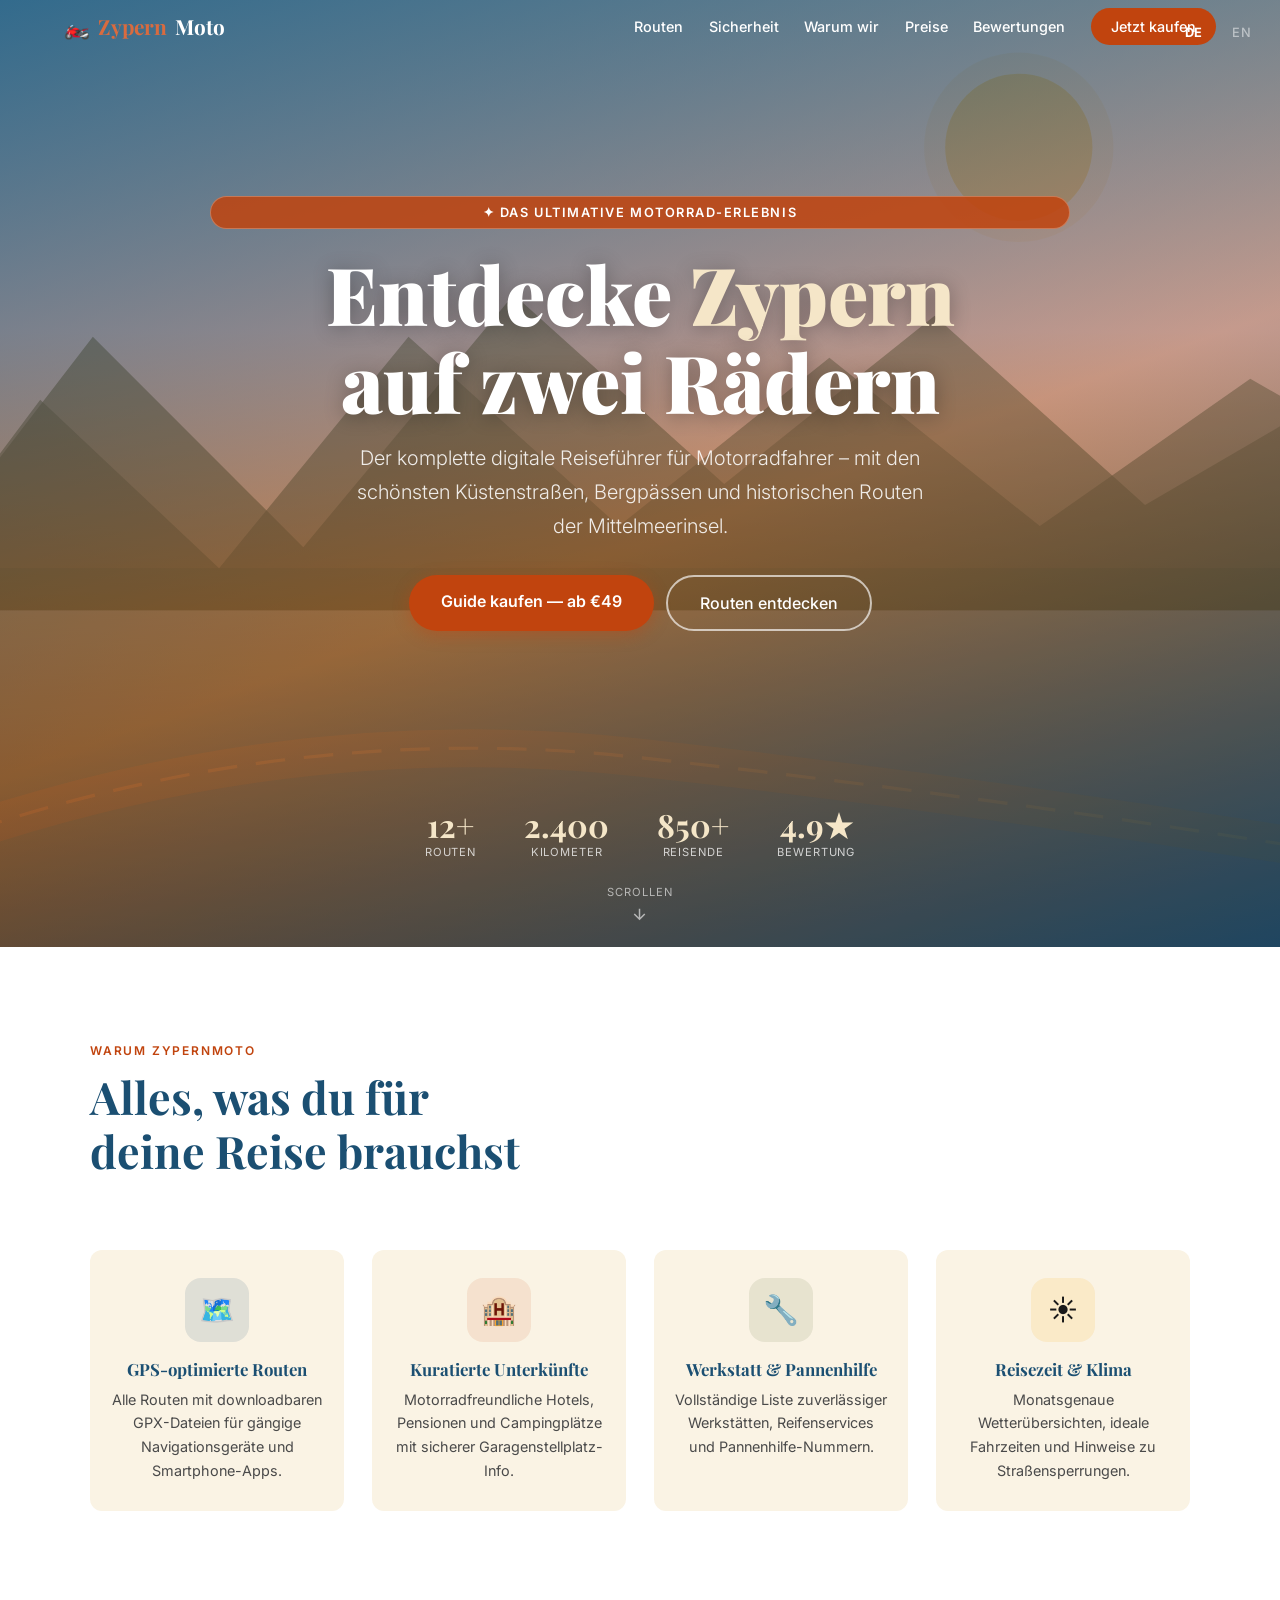
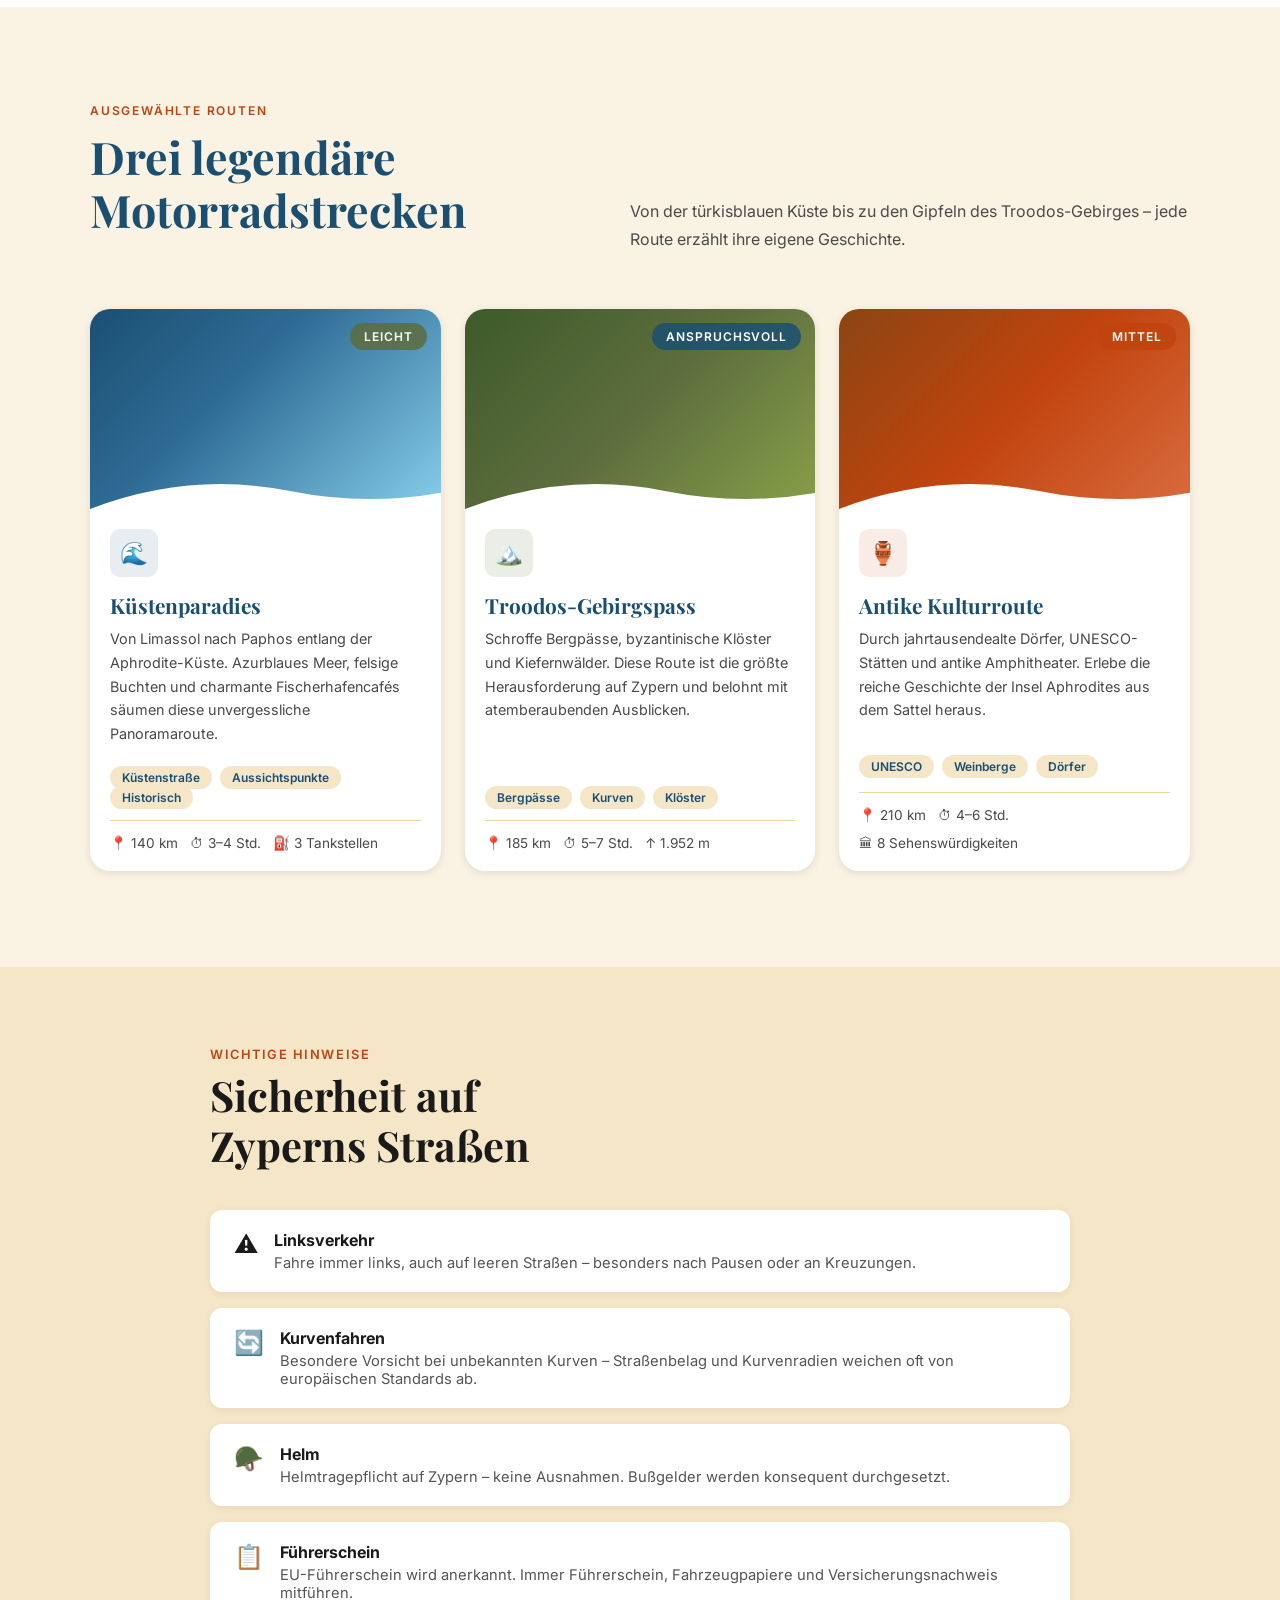
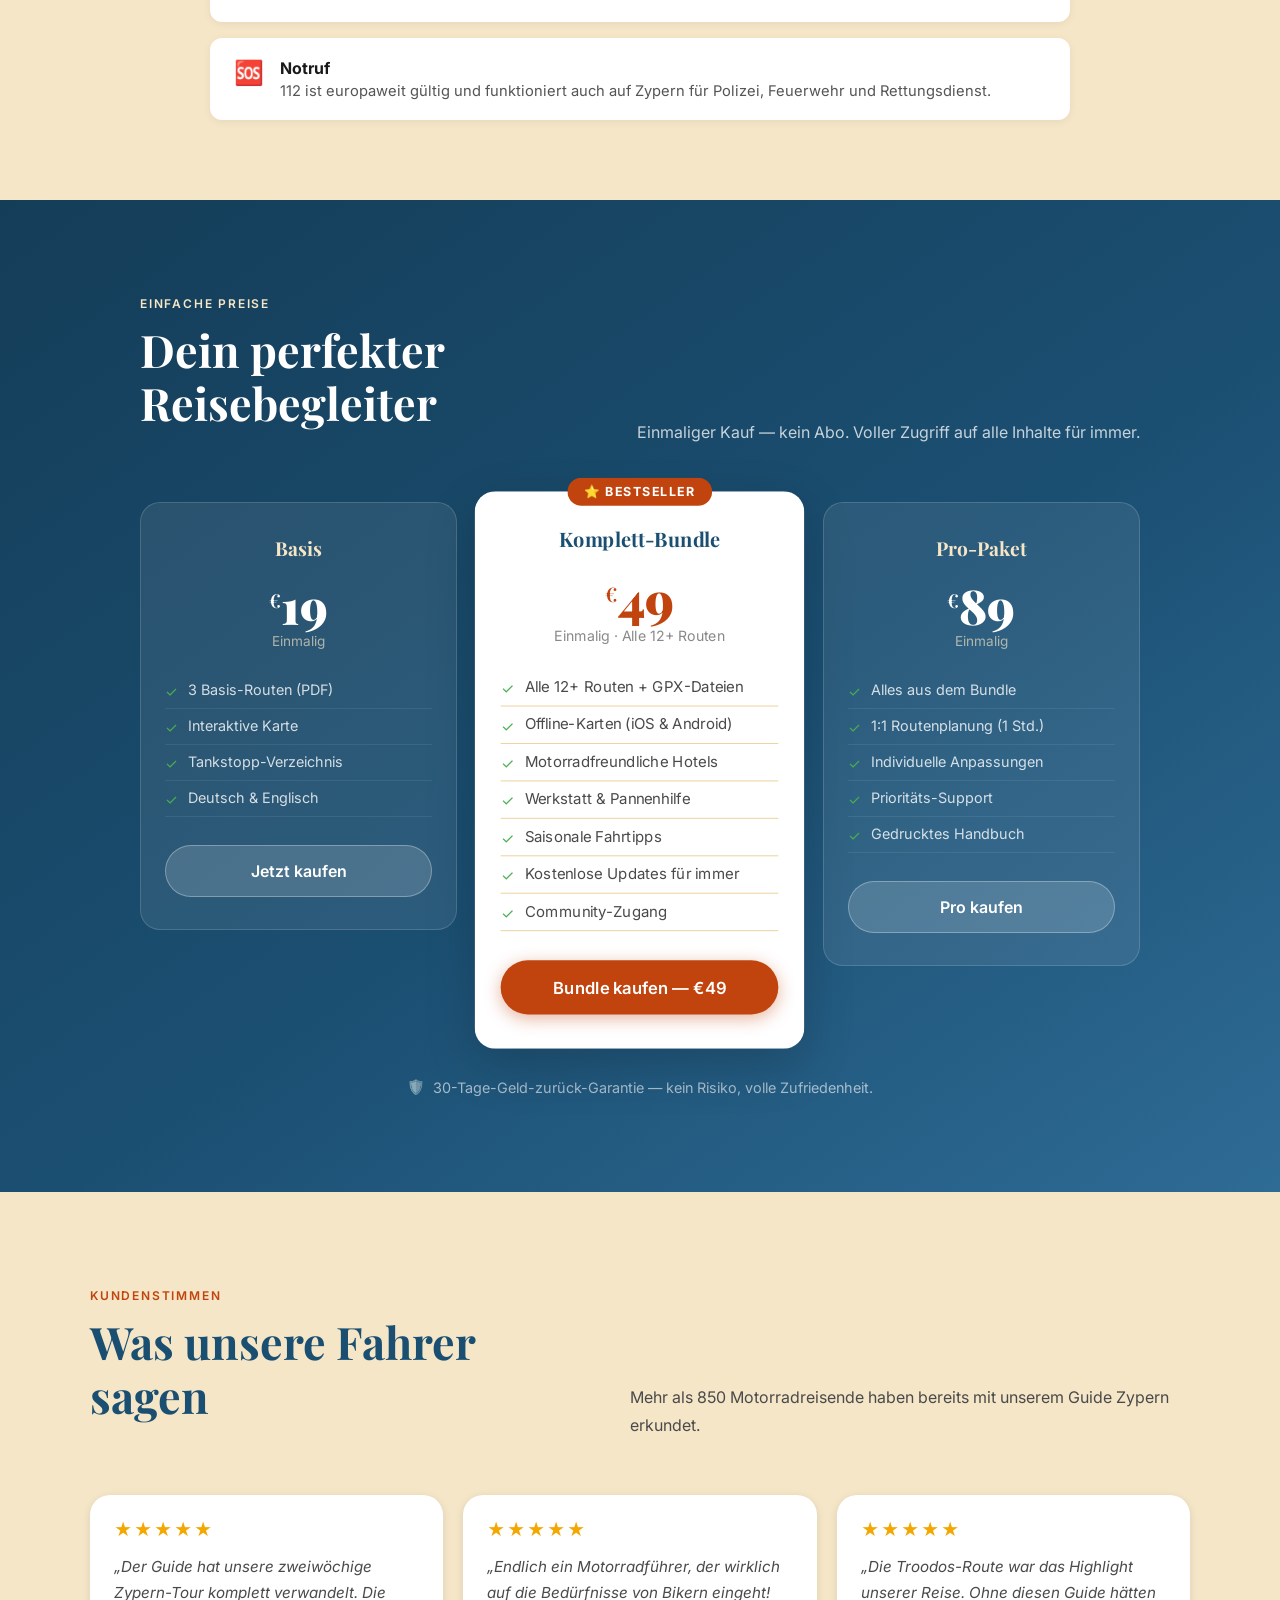
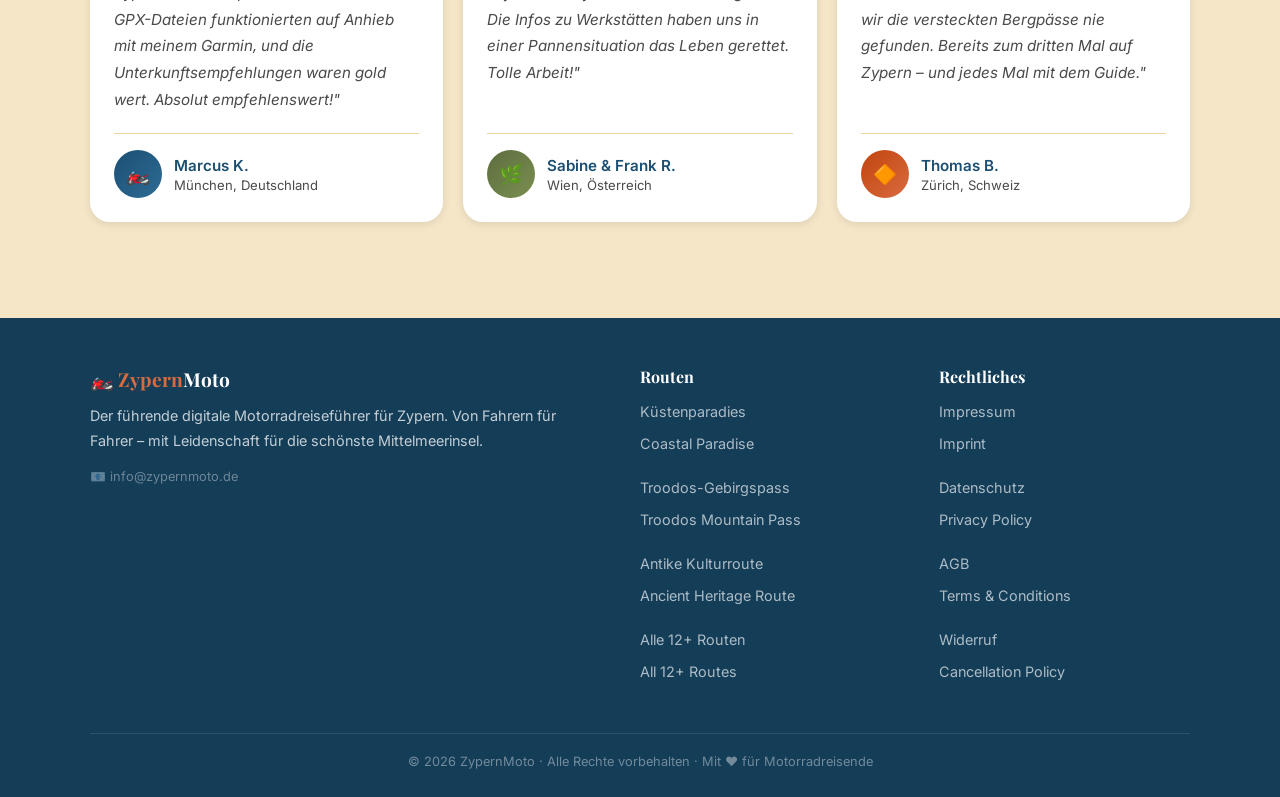
<file: index.html>
<!DOCTYPE html>
<html lang="de">
<head>
  <meta charset="UTF-8" />
  <meta name="viewport" content="width=device-width, initial-scale=1.0" />
  <title>Zypern Motorrad Guide | Cyprus Motorcycle Guide</title>
  <link rel="preconnect" href="https://fonts.googleapis.com" />
  <link href="https://fonts.googleapis.com/css2?family=Playfair+Display:wght@400;700;900&family=Inter:wght@300;400;500;600&display=swap" rel="stylesheet" />
  <link rel="stylesheet" href="style.css" />
  <style>
    .route-card-expand {
      display: none;
      padding: 0 24px 24px;
    }
    .route-card.expanded .route-card-expand {
      display: block;
    }
    .route-expand-media {
      display: grid;
      grid-template-columns: 2fr 1fr;
      gap: 12px;
      margin-top: 16px;
    }
    .route-expand-img,
    .route-expand-video {
      background: var(--beige-dark);
      border-radius: var(--radius-sm);
      min-height: 160px;
      display: flex;
      flex-direction: column;
      align-items: center;
      justify-content: center;
      gap: 8px;
      color: var(--text-mid);
      font-size: 0.85rem;
    }
    .route-expand-video span:first-child { font-size: 2rem; opacity: 0.35; }
    .route-card { cursor: pointer; }
    @media (max-width: 600px) {
      .route-expand-media { grid-template-columns: 1fr; }
    }
  </style>
</head>
<body class="lang-de">

  <!-- Language Bar -->
  <div class="lang-bar">
    <button class="lang-btn active" id="btn-de" onclick="setLang('de')">DE</button>
    <button class="lang-btn" id="btn-en" onclick="setLang('en')">EN</button>
  </div>

  <!-- Navigation -->
<nav id="navbar">
  <a href="#hero" class="nav-logo">🏍️ <span>Zypern</span>Moto</a>
  <ul class="nav-links">
    <li>
      <a href="#routes" data-de>Routen</a>
      <a href="#routes" data-en>Routes</a>
    </li>
    <li>
      <a href="#sicherheit" data-de>Sicherheit</a>
      <a href="#sicherheit" data-en>Safety</a>
    </li>
    <li>
      <a href="#features" data-de>Warum wir</a>
      <a href="#features" data-en>Why Us</a>
    </li>
    <li>
      <a href="#pricing" data-de>Preise</a>
      <a href="#pricing" data-en>Pricing</a>
    </li>
    <li>
      <a href="#testimonials" data-de>Bewertungen</a>
      <a href="#testimonials" data-en>Reviews</a>
    </li>
    <li>
      <a href="#pricing" class="nav-cta" data-de>Jetzt kaufen</a>
      <a href="#pricing" class="nav-cta" data-en>Buy Now</a>
    </li>
  </ul>
  <button class="hamburger" id="hamburger" aria-label="Menu">
    <span></span><span></span><span></span>
  </button>
</nav>

<!-- Mobile Menu -->
<div class="mobile-menu" id="mobileMenu">
  <button class="mobile-close" id="mobileClose">✕</button>
 <a href="#routes" onclick="closeMobileMenu()" data-de>Routen</a>
  <a href="#routes" onclick="closeMobileMenu()" data-en>Routes</a>
  <a href="#sicherheit" onclick="closeMobileMenu()" data-de>Sicherheit</a>
  <a href="#sicherheit" onclick="closeMobileMenu()" data-en>Safety</a>
  <a href="#features" onclick="closeMobileMenu()" data-de>Warum wir</a>
  <a href="#features" onclick="closeMobileMenu()" data-en>Why Us</a>
  <a href="#pricing" onclick="closeMobileMenu()" data-de>Preise</a>
  <a href="#pricing" onclick="closeMobileMenu()" data-en>Pricing</a>
  <a href="#testimonials" onclick="closeMobileMenu()" data-de>Bewertungen</a>
  <a href="#testimonials" onclick="closeMobileMenu()" data-en>Reviews</a>
</div>

  <!-- ══ HERO ══ -->
  <section id="hero">
    <div class="hero-bg"></div>
    <div class="hero-content">
      <div class="hero-badge" data-de>✦ Das ultimative Motorrad-Erlebnis</div>
      <div class="hero-badge" data-en>✦ The Ultimate Motorcycle Experience</div>

      <h1 class="hero-title" data-de>Entdecke <span class="accent">Zypern</span><br>auf zwei Rädern</h1>
      <h1 class="hero-title" data-en>Discover <span class="accent">Cyprus</span><br>on Two Wheels</h1>

      <p class="hero-subtitle" data-de>Der komplette digitale Reiseführer für Motorradfahrer – mit den schönsten Küstenstraßen, Bergpässen und historischen Routen der Mittelmeerinsel.</p>
      <p class="hero-subtitle" data-en>The complete digital travel guide for motorcyclists — featuring the most scenic coastal roads, mountain passes, and heritage routes on this Mediterranean island.</p>

      <div class="hero-actions">
        <a href="#pricing" class="btn-primary" data-de>Guide kaufen — ab €49</a>
        <a href="#pricing" class="btn-primary" data-en>Get the Guide — from €49</a>
        <a href="#routes" class="btn-outline" data-de>Routen entdecken</a>
        <a href="#routes" class="btn-outline" data-en>Explore Routes</a>
      </div>
    </div>

    <div class="hero-stats">
      <div class="stat">
        <div class="stat-num">12+</div>
        <div class="stat-label" data-de>Routen</div>
        <div class="stat-label" data-en>Routes</div>
      </div>
      <div class="stat">
        <div class="stat-num">2.400</div>
        <div class="stat-label" data-de>Kilometer</div>
        <div class="stat-label" data-en>Kilometres</div>
      </div>
      <div class="stat">
        <div class="stat-num">850+</div>
        <div class="stat-label" data-de>Reisende</div>
        <div class="stat-label" data-en>Travellers</div>
      </div>
      <div class="stat">
        <div class="stat-num">4.9★</div>
        <div class="stat-label" data-de>Bewertung</div>
        <div class="stat-label" data-en>Rating</div>
      </div>
    </div>

    <div class="hero-scroll">
      <span data-de>Scrollen</span>
      <span data-en>Scroll</span>
      <svg width="18" height="18" viewBox="0 0 24 24" fill="none" stroke="currentColor" stroke-width="2"><path d="M12 5v14M5 12l7 7 7-7"/></svg>
    </div>
  </section>

  <!-- ══ FEATURES ══ -->
  <section id="features">
    <div class="section-header">
      <div>
        <p class="section-label" data-de>Warum ZypernMoto</p>
        <p class="section-label" data-en>Why ZypernMoto</p>
        <h2 class="section-title" data-de>Alles, was du für<br>deine Reise brauchst</h2>
        <h2 class="section-title" data-en>Everything you need<br>for your journey</h2>
      </div>
    </div>
    <div class="features-grid">
      <div class="feature-item reveal">
        <div class="feature-icon fi-1">🗺️</div>
        <h3 class="feature-title" data-de>GPS-optimierte Routen</h3>
        <h3 class="feature-title" data-en>GPS-Optimised Routes</h3>
        <p class="feature-desc" data-de>Alle Routen mit downloadbaren GPX-Dateien für gängige Navigationsgeräte und Smartphone-Apps.</p>
        <p class="feature-desc" data-en>All routes include downloadable GPX files compatible with popular sat-nav devices and smartphone apps.</p>
      </div>
      <div class="feature-item reveal">
        <div class="feature-icon fi-2">🏨</div>
        <h3 class="feature-title" data-de>Kuratierte Unterkünfte</h3>
        <h3 class="feature-title" data-en>Curated Accommodation</h3>
        <p class="feature-desc" data-de>Motorradfreundliche Hotels, Pensionen und Campingplätze mit sicherer Garagenstellplatz-Info.</p>
        <p class="feature-desc" data-en>Motorcycle-friendly hotels, guesthouses, and campsites with secure parking details included.</p>
      </div>
      <div class="feature-item reveal">
        <div class="feature-icon fi-3">🔧</div>
        <h3 class="feature-title" data-de>Werkstatt &amp; Pannenhilfe</h3>
        <h3 class="feature-title" data-en>Workshops &amp; Breakdown</h3>
        <p class="feature-desc" data-de>Vollständige Liste zuverlässiger Werkstätten, Reifenservices und Pannenhilfe-Nummern.</p>
        <p class="feature-desc" data-en>Complete list of trusted workshops, tyre services, and breakdown assistance numbers island-wide.</p>
      </div>
      <div class="feature-item reveal">
        <div class="feature-icon fi-4">☀️</div>
        <h3 class="feature-title" data-de>Reisezeit &amp; Klima</h3>
        <h3 class="feature-title" data-en>Season &amp; Climate</h3>
        <p class="feature-desc" data-de>Monatsgenaue Wetterübersichten, ideale Fahrzeiten und Hinweise zu Straßensperrungen.</p>
        <p class="feature-desc" data-en>Month-by-month weather breakdowns, ideal riding windows, and seasonal road closure warnings.</p>
      </div>
    </div>
  </section>

  <!-- ══ ROUTES ══ -->
  <section id="routes">
    <div class="section-header">
      <div>
        <p class="section-label" data-de>Ausgewählte Routen</p>
        <p class="section-label" data-en>Featured Routes</p>
        <h2 class="section-title" data-de>Drei legendäre<br>Motorradstrecken</h2>
        <h2 class="section-title" data-en>Three Legendary<br>Motorcycle Routes</h2>
      </div>
      <p class="section-desc" data-de>Von der türkisblauen Küste bis zu den Gipfeln des Troodos-Gebirges – jede Route erzählt ihre eigene Geschichte.</p>
      <p class="section-desc" data-en>From the turquoise coastline to the peaks of the Troodos Mountains — every route tells its own story.</p>
    </div>

    <div class="routes-grid">

      <!-- Route 1: Coastal -->
      <div class="route-card reveal" onclick="toggleRouteCard(this)">
        <div class="route-img">
          <div class="route-img-bg coastal"></div>
          <span class="route-difficulty diff-easy" data-de>Leicht</span>
          <span class="route-difficulty diff-easy" data-en>Easy</span>
          <svg class="route-img-wave" viewBox="0 0 400 56" preserveAspectRatio="none" height="56">
            <path d="M0 56 Q100 18 200 38 Q300 58 400 28 L400 56 Z" fill="white"/>
          </svg>
        </div>
        <div class="route-body">
          <div class="route-icon coastal">🌊</div>
          <h3 class="route-name" data-de>Küstenparadies</h3>
          <h3 class="route-name" data-en>Coastal Paradise</h3>
          <p class="route-desc" data-de>Von Limassol nach Paphos entlang der Aphrodite-Küste. Azurblaues Meer, felsige Buchten und charmante Fischerhafencafés säumen diese unvergessliche Panoramaroute.</p>
          <p class="route-desc" data-en>From Limassol to Paphos along the Aphrodite Coast. Azure sea, rocky coves, and charming fishing-harbour cafés line this unforgettable panoramic route.</p>
          <div class="route-tags">
            <span class="route-tag" data-de>Küstenstraße</span><span class="route-tag" data-en>Coastal road</span>
            <span class="route-tag" data-de>Aussichtspunkte</span><span class="route-tag" data-en>Viewpoints</span>
            <span class="route-tag" data-de>Historisch</span><span class="route-tag" data-en>Historic</span>
          </div>
          <div class="route-meta">
            <span class="meta-item">📍 140 km</span>
            <span class="meta-item" data-de>⏱ 3–4 Std.</span>
            <span class="meta-item" data-en>⏱ 3–4 hrs</span>
            <span class="meta-item" data-de>⛽ 3 Tankstellen</span>
            <span class="meta-item" data-en>⛽ 3 fuel stops</span>
          </div>
        </div>
        <div class="route-card-expand">
          <div class="route-expand-media">
            <div class="route-expand-img">
              <span>📸</span>
              <span data-de>Streckenfoto folgt</span>
              <span data-en>Route photo coming soon</span>
            </div>
            <div class="route-expand-video">
              <span>▶</span>
              <span data-de>Video-Preview</span>
              <span data-en>Video preview</span>
            </div>
          </div>
        </div>
      </div>

      <!-- Route 2: Mountain -->
      <div class="route-card reveal" onclick="toggleRouteCard(this)">
        <div class="route-img">
          <div class="route-img-bg mountain"></div>
          <span class="route-difficulty diff-hard" data-de>Anspruchsvoll</span>
          <span class="route-difficulty diff-hard" data-en>Challenging</span>
          <svg class="route-img-wave" viewBox="0 0 400 56" preserveAspectRatio="none" height="56">
            <path d="M0 56 Q100 18 200 38 Q300 58 400 28 L400 56 Z" fill="white"/>
          </svg>
        </div>
        <div class="route-body">
          <div class="route-icon mountain">🏔️</div>
          <h3 class="route-name" data-de>Troodos-Gebirgspass</h3>
          <h3 class="route-name" data-en>Troodos Mountain Pass</h3>
          <p class="route-desc" data-de>Schroffe Bergpässe, byzantinische Klöster und Kiefernwälder. Diese Route ist die größte Herausforderung auf Zypern und belohnt mit atemberaubenden Ausblicken.</p>
          <p class="route-desc" data-en>Rugged mountain passes, Byzantine monasteries, and pine forests. Cyprus's greatest riding challenge, rewarding you with breathtaking panoramic views at every turn.</p>
          <div class="route-tags">
            <span class="route-tag" data-de>Bergpässe</span><span class="route-tag" data-en>Mountain passes</span>
            <span class="route-tag" data-de>Kurven</span><span class="route-tag" data-en>Hairpins</span>
            <span class="route-tag" data-de>Klöster</span><span class="route-tag" data-en>Monasteries</span>
          </div>
          <div class="route-meta">
            <span class="meta-item">📍 185 km</span>
            <span class="meta-item" data-de>⏱ 5–7 Std.</span>
            <span class="meta-item" data-en>⏱ 5–7 hrs</span>
            <span class="meta-item">↑ 1.952 m</span>
          </div>
        </div>
        <div class="route-card-expand">
          <div class="route-expand-media">
            <div class="route-expand-img">
              <span>📸</span>
              <span data-de>Streckenfoto folgt</span>
              <span data-en>Route photo coming soon</span>
            </div>
            <div class="route-expand-video">
              <span>▶</span>
              <span data-de>Video-Preview</span>
              <span data-en>Video preview</span>
            </div>
          </div>
        </div>
      </div>

      <!-- Route 3: Heritage -->
      <div class="route-card reveal" onclick="toggleRouteCard(this)">
        <div class="route-img">
          <div class="route-img-bg heritage"></div>
          <span class="route-difficulty diff-medium" data-de>Mittel</span>
          <span class="route-difficulty diff-medium" data-en>Moderate</span>
          <svg class="route-img-wave" viewBox="0 0 400 56" preserveAspectRatio="none" height="56">
            <path d="M0 56 Q100 18 200 38 Q300 58 400 28 L400 56 Z" fill="white"/>
          </svg>
        </div>
        <div class="route-body">
          <div class="route-icon heritage">🏺</div>
          <h3 class="route-name" data-de>Antike Kulturroute</h3>
          <h3 class="route-name" data-en>Ancient Heritage Route</h3>
          <p class="route-desc" data-de>Durch jahrtausendealte Dörfer, UNESCO-Stätten und antike Amphitheater. Erlebe die reiche Geschichte der Insel Aphrodites aus dem Sattel heraus.</p>
          <p class="route-desc" data-en>Through millennia-old villages, UNESCO sites, and ancient amphitheatres. Experience the rich history of the island of Aphrodite from the saddle.</p>
          <div class="route-tags">
            <span class="route-tag">UNESCO</span>
            <span class="route-tag" data-de>Weinberge</span><span class="route-tag" data-en>Vineyards</span>
            <span class="route-tag" data-de>Dörfer</span><span class="route-tag" data-en>Villages</span>
          </div>
          <div class="route-meta">
            <span class="meta-item">📍 210 km</span>
            <span class="meta-item" data-de>⏱ 4–6 Std.</span>
            <span class="meta-item" data-en>⏱ 4–6 hrs</span>
            <span class="meta-item" data-de>🏛 8 Sehenswürdigkeiten</span>
            <span class="meta-item" data-en>🏛 8 sites</span>
          </div>
        </div>
        <div class="route-card-expand">
          <div class="route-expand-media">
            <div class="route-expand-img">
              <span>📸</span>
              <span data-de>Streckenfoto folgt</span>
              <span data-en>Route photo coming soon</span>
            </div>
            <div class="route-expand-video">
              <span>▶</span>
              <span data-de>Video-Preview</span>
              <span data-en>Video preview</span>
            </div>
          </div>
        </div>
      </div>

    </div>
  </section>

  <!-- ══ SICHERHEIT ══ -->
  <section id="sicherheit" style="background:var(--beige,#f5f0e8);padding:80px 24px;">
    <div style="max-width:860px;margin:0 auto;">
      <p style="text-transform:uppercase;letter-spacing:.12em;font-size:.8rem;font-weight:600;color:var(--terracotta,#c0522a);margin-bottom:8px;" data-de>Wichtige Hinweise</p>
      <p style="text-transform:uppercase;letter-spacing:.12em;font-size:.8rem;font-weight:600;color:var(--terracotta,#c0522a);margin-bottom:8px;" data-en>Important Notes</p>
      <h2 style="font-family:'Playfair Display',serif;font-size:clamp(1.8rem,4vw,2.6rem);font-weight:700;margin-bottom:40px;line-height:1.2;" data-de>Sicherheit auf<br>Zyperns Straßen</h2>
      <h2 style="font-family:'Playfair Display',serif;font-size:clamp(1.8rem,4vw,2.6rem);font-weight:700;margin-bottom:40px;line-height:1.2;" data-en>Safety on<br>Cyprus Roads</h2>
      <ul style="list-style:none;padding:0;margin:0;display:flex;flex-direction:column;gap:16px;">
        <li style="display:flex;align-items:flex-start;gap:16px;background:#fff;border-radius:12px;padding:20px 24px;box-shadow:0 2px 8px rgba(0,0,0,.06);">
          <span style="font-size:1.5rem;flex-shrink:0;">⚠️</span>
          <div>
            <strong data-de>Linksverkehr</strong><strong data-en>Drive on the Left</strong>
            <p style="margin:4px 0 0;font-size:.92rem;color:#555;" data-de>Fahre immer links, auch auf leeren Straßen – besonders nach Pausen oder an Kreuzungen.</p>
            <p style="margin:4px 0 0;font-size:.92rem;color:#555;" data-en>Always keep left, even on empty roads — especially after breaks or at junctions.</p>
          </div>
        </li>
        <li style="display:flex;align-items:flex-start;gap:16px;background:#fff;border-radius:12px;padding:20px 24px;box-shadow:0 2px 8px rgba(0,0,0,.06);">
          <span style="font-size:1.5rem;flex-shrink:0;">🔄</span>
          <div>
            <strong data-de>Kurvenfahren</strong><strong data-en>Cornering</strong>
            <p style="margin:4px 0 0;font-size:.92rem;color:#555;" data-de>Besondere Vorsicht bei unbekannten Kurven – Straßenbelag und Kurvenradien weichen oft von europäischen Standards ab.</p>
            <p style="margin:4px 0 0;font-size:.92rem;color:#555;" data-en>Take extra care on unfamiliar bends — road surfaces and corner radii often differ from European standards.</p>
          </div>
        </li>
        <li style="display:flex;align-items:flex-start;gap:16px;background:#fff;border-radius:12px;padding:20px 24px;box-shadow:0 2px 8px rgba(0,0,0,.06);">
          <span style="font-size:1.5rem;flex-shrink:0;">🪖</span>
          <div>
            <strong data-de>Helm</strong><strong data-en>Helmet</strong>
            <p style="margin:4px 0 0;font-size:.92rem;color:#555;" data-de>Helmtragepflicht auf Zypern – keine Ausnahmen. Bußgelder werden konsequent durchgesetzt.</p>
            <p style="margin:4px 0 0;font-size:.92rem;color:#555;" data-en>Helmets are compulsory in Cyprus — no exceptions. Fines are strictly enforced.</p>
          </div>
        </li>
        <li style="display:flex;align-items:flex-start;gap:16px;background:#fff;border-radius:12px;padding:20px 24px;box-shadow:0 2px 8px rgba(0,0,0,.06);">
          <span style="font-size:1.5rem;flex-shrink:0;">📋</span>
          <div>
            <strong data-de>Führerschein</strong><strong data-en>Licence</strong>
            <p style="margin:4px 0 0;font-size:.92rem;color:#555;" data-de>EU-Führerschein wird anerkannt. Immer Führerschein, Fahrzeugpapiere und Versicherungsnachweis mitführen.</p>
            <p style="margin:4px 0 0;font-size:.92rem;color:#555;" data-en>EU licences are recognised. Always carry your licence, registration documents, and proof of insurance.</p>
          </div>
        </li>
        <li style="display:flex;align-items:flex-start;gap:16px;background:#fff;border-radius:12px;padding:20px 24px;box-shadow:0 2px 8px rgba(0,0,0,.06);">
          <span style="font-size:1.5rem;flex-shrink:0;">🆘</span>
          <div>
            <strong data-de>Notruf</strong><strong data-en>Emergency</strong>
            <p style="margin:4px 0 0;font-size:.92rem;color:#555;" data-de>112 ist europaweit gültig und funktioniert auch auf Zypern für Polizei, Feuerwehr und Rettungsdienst.</p>
            <p style="margin:4px 0 0;font-size:.92rem;color:#555;" data-en>112 is the pan-European emergency number and works in Cyprus for police, fire, and ambulance services.</p>
          </div>
        </li>
      </ul>
    </div>
  </section>

  <!-- ══ PRICING ══ -->
  <section id="pricing">
    <div class="section-header" style="max-width:1000px">
      <div>
        <p class="section-label" data-de>Einfache Preise</p>
        <p class="section-label" data-en>Simple Pricing</p>
        <h2 class="section-title" data-de>Dein perfekter<br>Reisebegleiter</h2>
        <h2 class="section-title" data-en>Your perfect<br>travel companion</h2>
      </div>
      <p class="section-desc" data-de>Einmaliger Kauf — kein Abo. Voller Zugriff auf alle Inhalte für immer.</p>
      <p class="section-desc" data-en>One-time purchase — no subscription. Full access to all content forever.</p>
    </div>

    <div class="pricing-grid">

      <!-- Basic -->
      <div class="pricing-card reveal">
        <p class="pricing-name" data-de>Basis</p>
        <p class="pricing-name" data-en>Basic</p>
        <div class="pricing-price">
          <div class="price-amount"><span class="price-currency">€</span>19</div>
          <div class="price-period" data-de>Einmalig</div>
          <div class="price-period" data-en>One-time</div>
        </div>
        <ul class="pricing-features">
          <li><span class="check-icon">✓</span> <span data-de>3 Basis-Routen (PDF)</span><span data-en>3 basic routes (PDF)</span></li>
          <li><span class="check-icon">✓</span> <span data-de>Interaktive Karte</span><span data-en>Interactive map</span></li>
          <li><span class="check-icon">✓</span> <span data-de>Tankstopp-Verzeichnis</span><span data-en>Fuel stop directory</span></li>
          <li><span class="check-icon">✓</span> <span data-de>Deutsch &amp; Englisch</span><span data-en>German &amp; English</span></li>
        </ul>
        <button class="btn-pricing" data-de>Jetzt kaufen</button>
        <button class="btn-pricing" data-en>Buy Now</button>
      </div>

      <!-- Bundle — Featured -->
      <div class="pricing-card featured reveal">
        <div class="featured-badge" data-de>⭐ Bestseller</div>
        <div class="featured-badge" data-en>⭐ Best Value</div>
        <p class="pricing-name" data-de>Komplett-Bundle</p>
        <p class="pricing-name" data-en>Complete Bundle</p>
        <div class="pricing-price">
          <div class="price-amount"><span class="price-currency">€</span>49</div>
          <div class="price-period" data-de>Einmalig · Alle 12+ Routen</div>
          <div class="price-period" data-en>One-time · All 12+ routes</div>
        </div>
        <ul class="pricing-features">
          <li><span class="check-icon">✓</span> <span data-de>Alle 12+ Routen + GPX-Dateien</span><span data-en>All 12+ routes + GPX files</span></li>
          <li><span class="check-icon">✓</span> <span data-de>Offline-Karten (iOS &amp; Android)</span><span data-en>Offline maps (iOS &amp; Android)</span></li>
          <li><span class="check-icon">✓</span> <span data-de>Motorradfreundliche Hotels</span><span data-en>Motorcycle-friendly hotels</span></li>
          <li><span class="check-icon">✓</span> <span data-de>Werkstatt &amp; Pannenhilfe</span><span data-en>Workshops &amp; breakdown help</span></li>
          <li><span class="check-icon">✓</span> <span data-de>Saisonale Fahrtipps</span><span data-en>Seasonal riding tips</span></li>
          <li><span class="check-icon">✓</span> <span data-de>Kostenlose Updates für immer</span><span data-en>Free updates forever</span></li>
          <li><span class="check-icon">✓</span> <span data-de>Community-Zugang</span><span data-en>Community access</span></li>
        </ul>
        <button class="btn-pricing" data-de>Bundle kaufen — €49</button>
        <button class="btn-pricing" data-en>Get Bundle — €49</button>
      </div>

      <!-- Pro -->
      <div class="pricing-card reveal">
        <p class="pricing-name" data-de>Pro-Paket</p>
        <p class="pricing-name" data-en>Pro Package</p>
        <div class="pricing-price">
          <div class="price-amount"><span class="price-currency">€</span>89</div>
          <div class="price-period" data-de>Einmalig</div>
          <div class="price-period" data-en>One-time</div>
        </div>
        <ul class="pricing-features">
          <li><span class="check-icon">✓</span> <span data-de>Alles aus dem Bundle</span><span data-en>Everything in Bundle</span></li>
          <li><span class="check-icon">✓</span> <span data-de>1:1 Routenplanung (1 Std.)</span><span data-en>1-on-1 route planning (1 hr)</span></li>
          <li><span class="check-icon">✓</span> <span data-de>Individuelle Anpassungen</span><span data-en>Custom adjustments</span></li>
          <li><span class="check-icon">✓</span> <span data-de>Prioritäts-Support</span><span data-en>Priority support</span></li>
          <li><span class="check-icon">✓</span> <span data-de>Gedrucktes Handbuch</span><span data-en>Printed handbook</span></li>
        </ul>
        <button class="btn-pricing" data-de>Pro kaufen</button>
        <button class="btn-pricing" data-en>Get Pro</button>
      </div>

    </div>

    <div class="pricing-guarantee">
      <span>🛡️</span>
      <span data-de>30-Tage-Geld-zurück-Garantie — kein Risiko, volle Zufriedenheit.</span>
      <span data-en>30-day money-back guarantee — zero risk, full satisfaction.</span>
    </div>
  </section>

  <!-- ══ TESTIMONIALS ══ -->
  <section id="testimonials">
    <div class="section-header">
      <div>
        <p class="section-label" data-de>Kundenstimmen</p>
        <p class="section-label" data-en>Customer Reviews</p>
        <h2 class="section-title" data-de>Was unsere Fahrer<br>sagen</h2>
        <h2 class="section-title" data-en>What our riders<br>say</h2>
      </div>
      <p class="section-desc" data-de>Mehr als 850 Motorradreisende haben bereits mit unserem Guide Zypern erkundet.</p>
      <p class="section-desc" data-en>More than 850 motorcycle travellers have already explored Cyprus with our guide.</p>
    </div>

    <div class="testimonials-grid">
      <div class="testimonial-card reveal">
        <div class="stars">★★★★★</div>
        <p class="testimonial-text" data-de>„Der Guide hat unsere zweiwöchige Zypern-Tour komplett verwandelt. Die GPX-Dateien funktionierten auf Anhieb mit meinem Garmin, und die Unterkunftsempfehlungen waren gold wert. Absolut empfehlenswert!"</p>
        <p class="testimonial-text" data-en>"The guide completely transformed our two-week Cyprus tour. The GPX files worked flawlessly on my Garmin, and the accommodation recommendations were worth their weight in gold. Absolutely recommended!"</p>
        <div class="testimonial-author">
          <div class="author-avatar av-1">🏍️</div>
          <div>
            <div class="author-name">Marcus K.</div>
            <div class="author-location" data-de>München, Deutschland</div>
            <div class="author-location" data-en>Munich, Germany</div>
          </div>
        </div>
      </div>

      <div class="testimonial-card reveal">
        <div class="stars">★★★★★</div>
        <p class="testimonial-text" data-de>„Endlich ein Motorradführer, der wirklich auf die Bedürfnisse von Bikern eingeht! Die Infos zu Werkstätten haben uns in einer Pannensituation das Leben gerettet. Tolle Arbeit!"</p>
        <p class="testimonial-text" data-en>"Finally a motorcycle guide that truly addresses riders' needs! The workshop info saved us in a breakdown situation. Brilliant work from a team that clearly loves riding!"</p>
        <div class="testimonial-author">
          <div class="author-avatar av-2">🌿</div>
          <div>
            <div class="author-name">Sabine &amp; Frank R.</div>
            <div class="author-location" data-de>Wien, Österreich</div>
            <div class="author-location" data-en>Vienna, Austria</div>
          </div>
        </div>
      </div>

      <div class="testimonial-card reveal">
        <div class="stars">★★★★★</div>
        <p class="testimonial-text" data-de>„Die Troodos-Route war das Highlight unserer Reise. Ohne diesen Guide hätten wir die versteckten Bergpässe nie gefunden. Bereits zum dritten Mal auf Zypern – und jedes Mal mit dem Guide."</p>
        <p class="testimonial-text" data-en>"The Troodos route was the absolute highlight of our trip. Without this guide we'd never have found the hidden passes. Back on Cyprus for the third time — always with the guide."</p>
        <div class="testimonial-author">
          <div class="author-avatar av-3">🔶</div>
          <div>
            <div class="author-name">Thomas B.</div>
            <div class="author-location" data-de>Zürich, Schweiz</div>
            <div class="author-location" data-en>Zurich, Switzerland</div>
          </div>
        </div>
      </div>
    </div>
  </section>

<!-- ══ FOOTER ══ -->
<footer>
  <div class="footer-grid">
    <div>
      <div class="footer-brand">🏍️ <span>Zypern</span>Moto</div>
      <p class="footer-about" data-de>Der führende digitale Motorradreiseführer für Zypern. Von Fahrern für Fahrer – mit Leidenschaft für die schönste Mittelmeerinsel.</p>
      <p class="footer-about" data-en>The leading digital motorcycle travel guide for Cyprus. By riders, for riders — with passion for the most beautiful Mediterranean island.</p>
      <div style="font-size:.8rem;opacity:.5;margin-top:8px">📧 info@zypernmoto.de</div>
    </div>
    <div>
      <div class="footer-heading" data-de>Routen</div>
      <div class="footer-heading" data-en>Routes</div>
      <ul class="footer-links">
         <li><a href="#routes" data-de>Küstenparadies</a><a href="#routes" data-en>Coastal Paradise</a></li>
        <li><a href="#routes" data-de>Troodos-Gebirgspass</a><a href="#routes" data-en>Troodos Mountain Pass</a></li>
        <li><a href="#routes" data-de>Antike Kulturroute</a><a href="#routes" data-en>Ancient Heritage Route</a></li>
        <li><a href="#pricing" data-de>Alle 12+ Routen</a><a href="#pricing" data-en>All 12+ Routes</a></li>
      </ul>
    </div>
    <div>
      <div class="footer-heading" data-de>Rechtliches</div>
      <div class="footer-heading" data-en>Legal</div>
      <ul class="footer-links">
        <li><a href="impressum.html" data-de>Impressum</a><a href="impressum.html" data-en>Imprint</a></li>
        <li><a href="datenschutz.html" data-de>Datenschutz</a><a href="datenschutz.html" data-en>Privacy Policy</a></li>
        <li><a href="agb.html" data-de>AGB</a><a href="agb.html" data-en>Terms &amp; Conditions</a></li>
        <li><a href="widerruf.html" data-de>Widerruf</a><a href="widerruf.html" data-en>Cancellation Policy</a></li>
      </ul>
    </div>
  </div>
  <div class="footer-bottom">
    <span data-de>© 2026 ZypernMoto · Alle Rechte vorbehalten · Mit ❤️ für Motorradreisende</span>
    <span data-en>© 2026 ZypernMoto · All rights reserved · Made with ❤️ for motorcycle travellers</span>
  </div>
</footer>

  <script>
    // ── Language Toggle ──
    function setLang(lang) {
      document.body.classList.remove('lang-de', 'lang-en');
      document.body.classList.add('lang-' + lang);
      document.getElementById('btn-de').classList.toggle('active', lang === 'de');
      document.getElementById('btn-en').classList.toggle('active', lang === 'en');
      document.documentElement.lang = lang;
    }

    // ── Navbar scroll ──
    var navbar = document.getElementById('navbar');
    window.addEventListener('scroll', function () {
      navbar.classList.toggle('scrolled', window.scrollY > 60);
    }, { passive: true });

    // ── Mobile menu ──
    document.getElementById('hamburger').addEventListener('click', function () {
      document.getElementById('mobileMenu').classList.add('open');
    });
    document.getElementById('mobileClose').addEventListener('click', closeMobileMenu);

    function closeMobileMenu() {
      document.getElementById('mobileMenu').classList.remove('open');
    }

    // ── Scroll reveal ──
    (function () {
      var els = document.querySelectorAll('.reveal');
      if (!('IntersectionObserver' in window)) {
        els.forEach(function (el) { el.classList.add('visible'); });
        return;
      }
      var observer = new IntersectionObserver(function (entries) {
        entries.forEach(function (entry) {
          if (entry.isIntersecting) {
            entry.target.classList.add('visible');
            observer.unobserve(entry.target);
          }
        });
      }, { threshold: 0.12, rootMargin: '0px 0px -40px 0px' });

      els.forEach(function (el, i) {
        el.style.transitionDelay = (i % 4) * 0.1 + 's';
        observer.observe(el);
      });
    })();

    // ── Route card expand ──
    function toggleRouteCard(card) {
      var isOpen = card.classList.contains('expanded');
      document.querySelectorAll('.route-card').forEach(function (c) {
        c.classList.remove('expanded');
      });
      if (!isOpen) {
        card.classList.add('expanded');
      }
    }

    // ── Init lang ──
    setLang('de');
  </script>
</body>
</html>
</file>
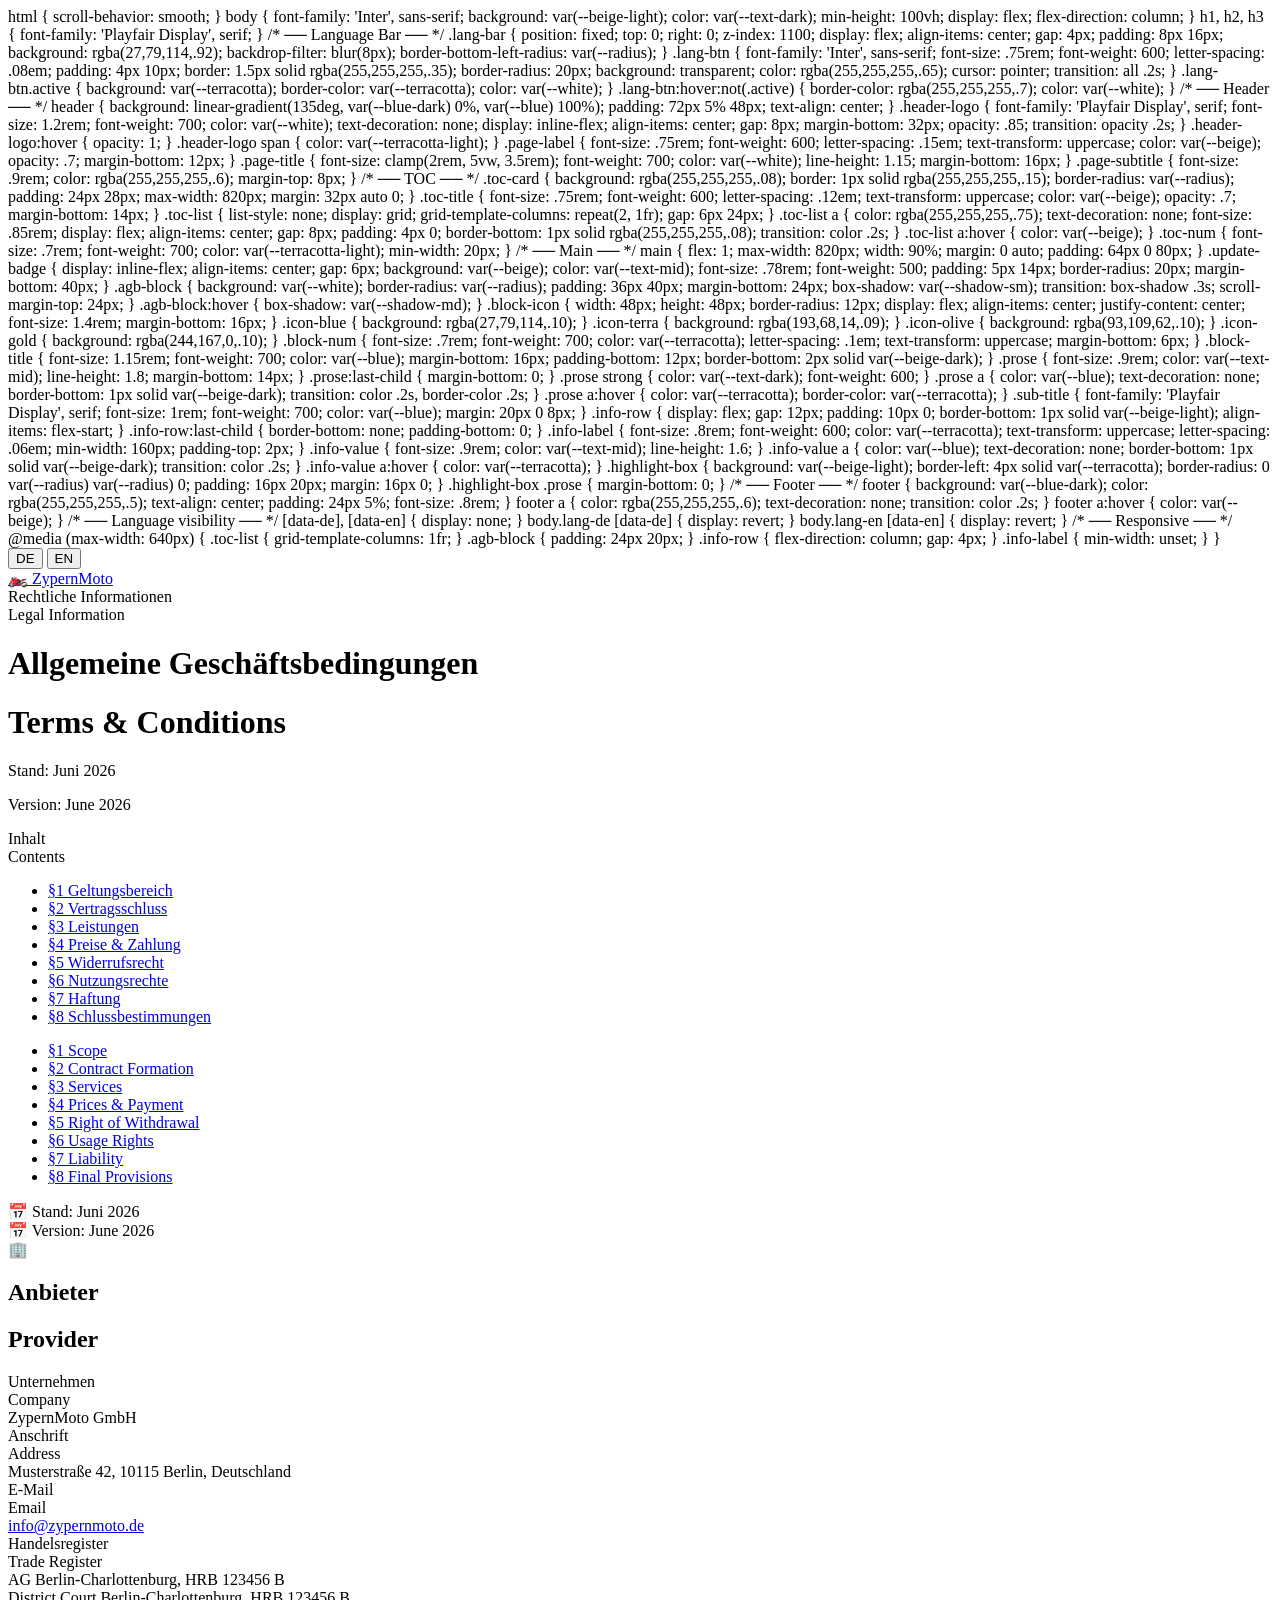
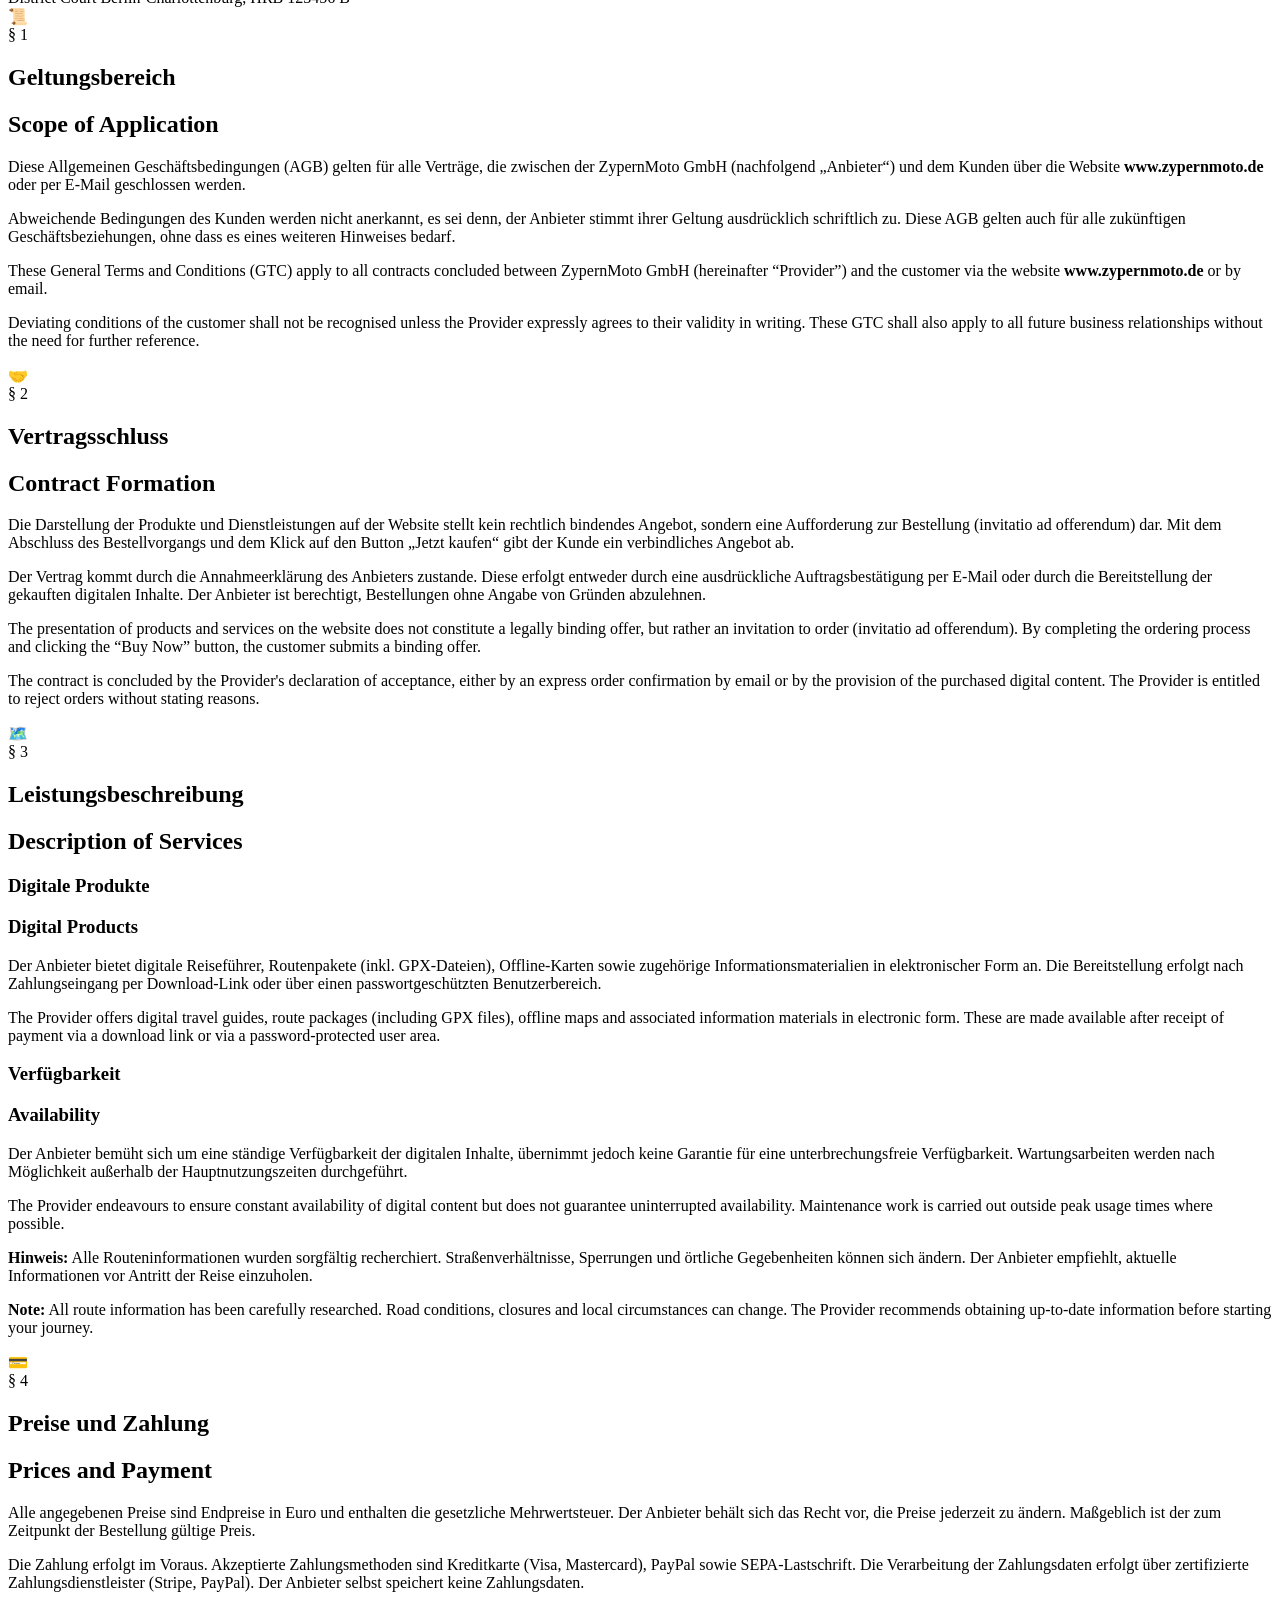
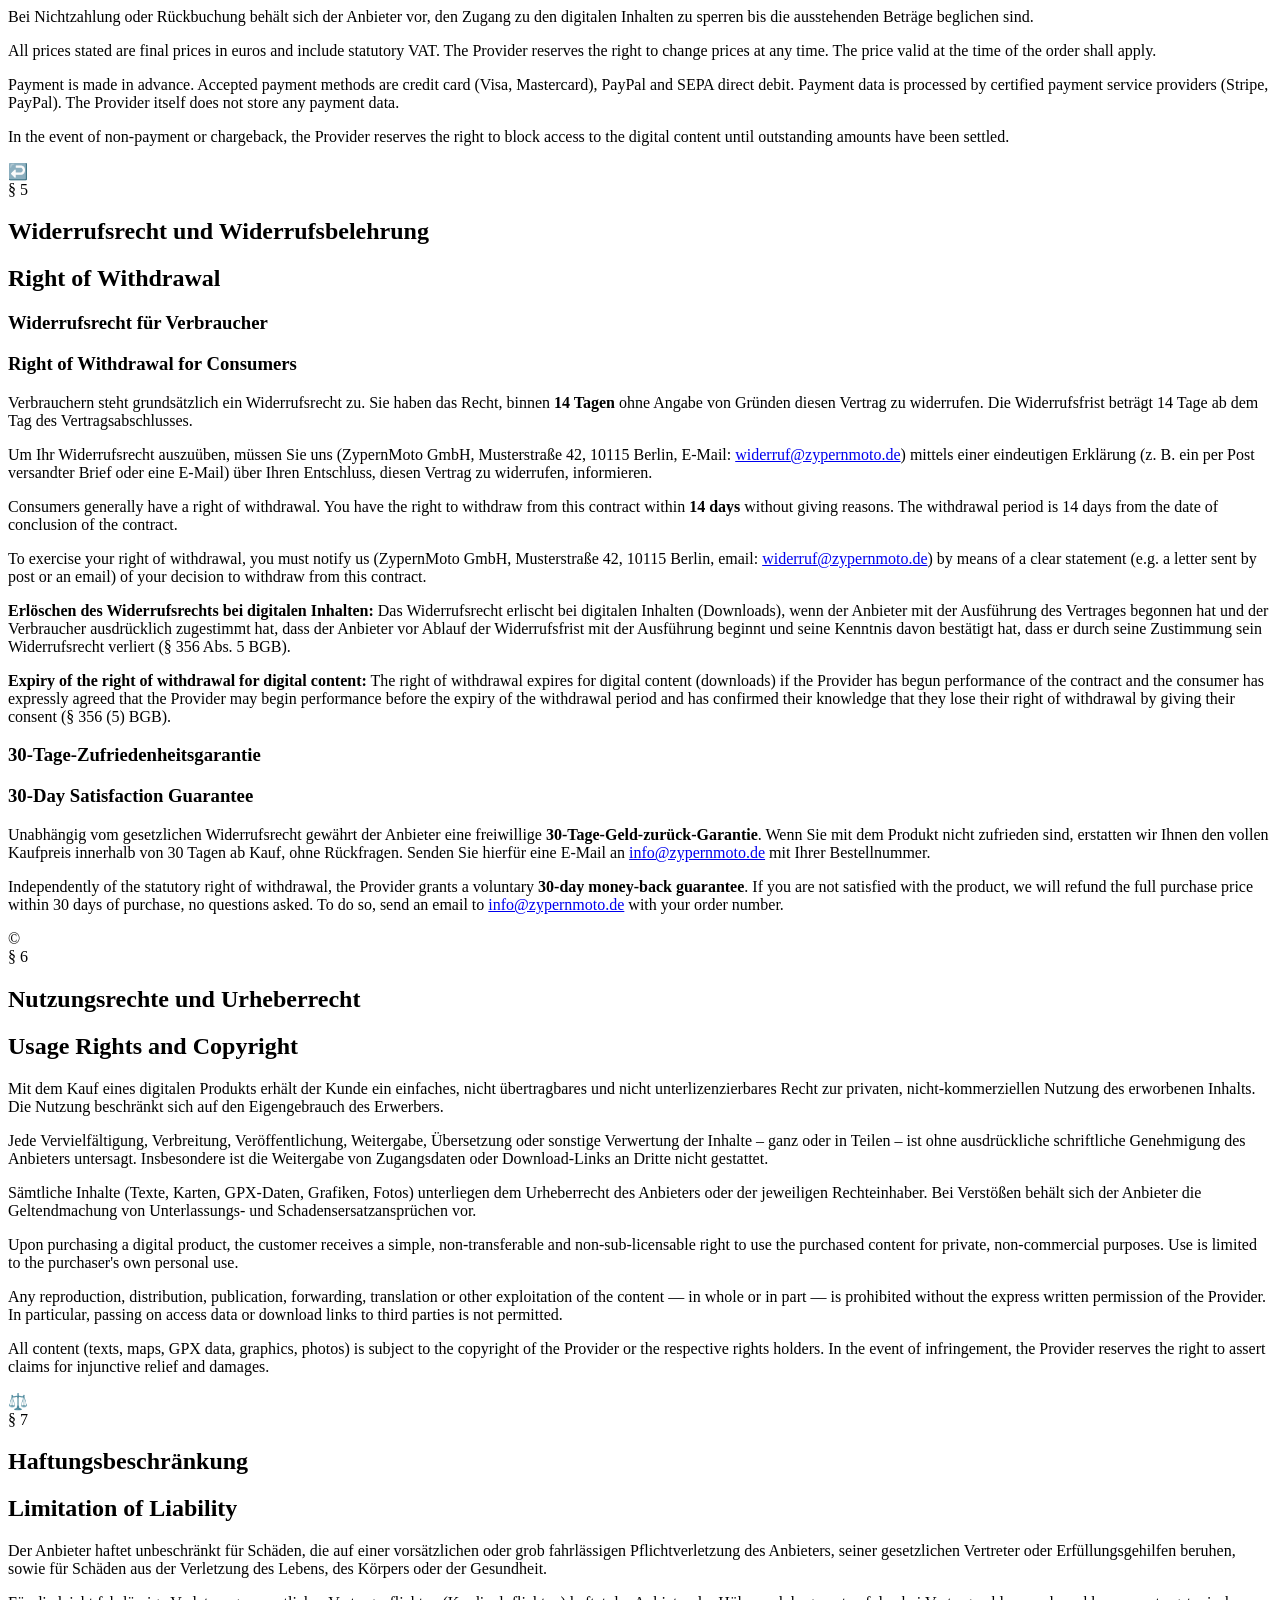
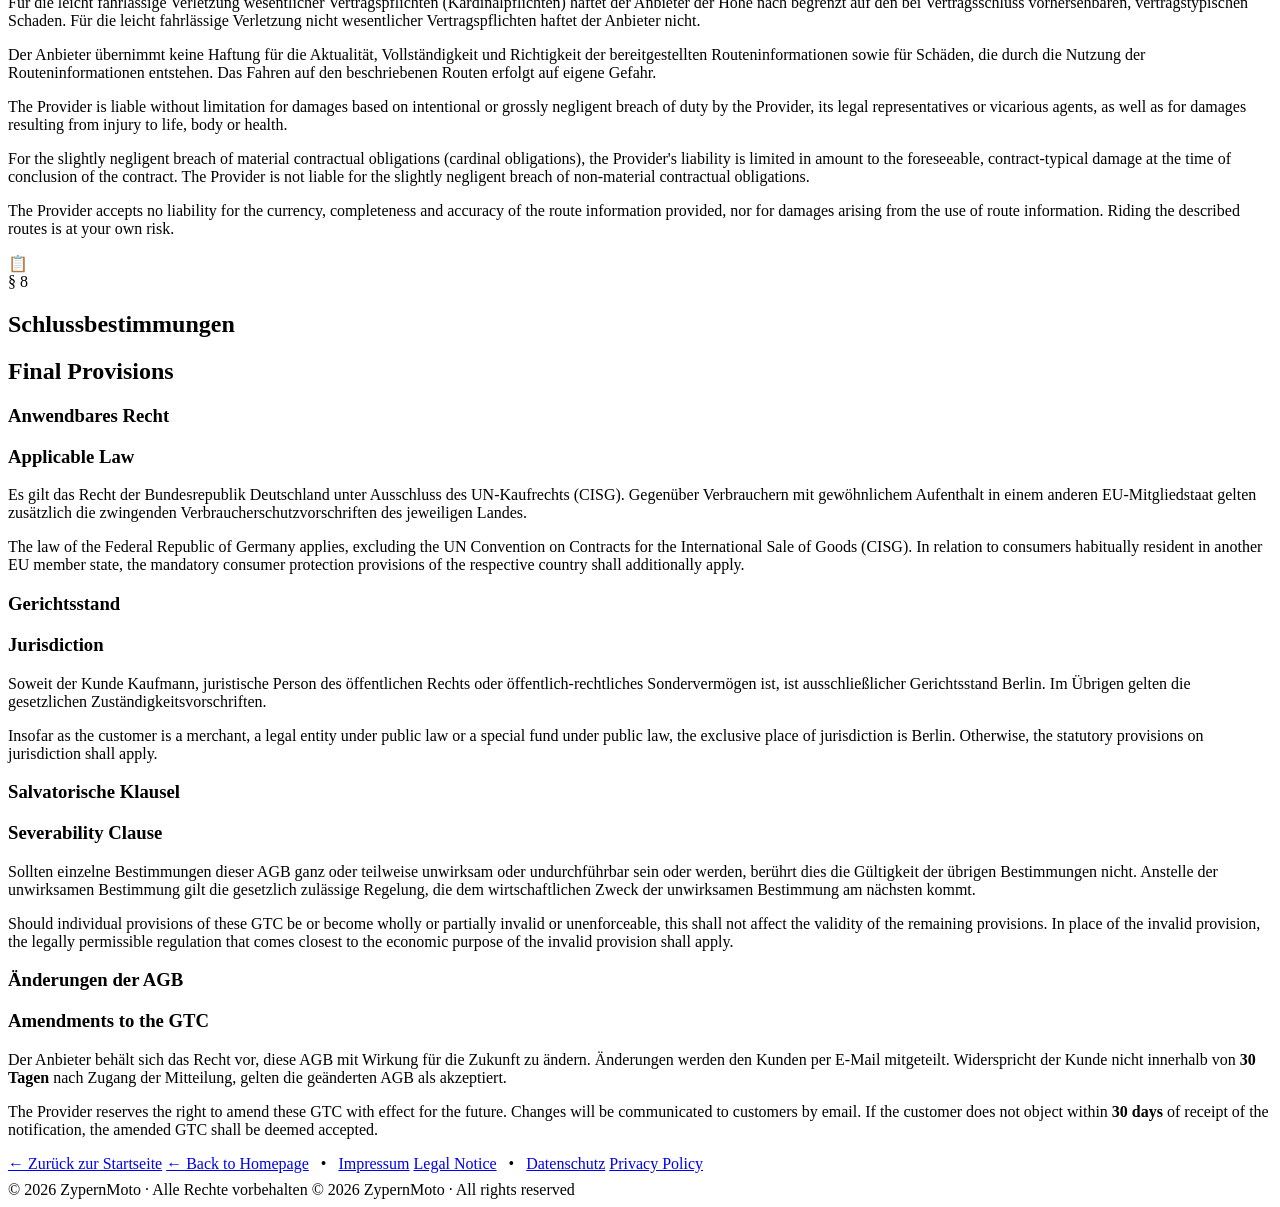
<file: agb.html>
<!DOCTYPE html>
<html lang="de">
<head>
  <meta charset="UTF-8" />
  <meta name="viewport" content="width=device-width, initial-scale=1.0" />
  <title>AGB | ZypernMoto</title>
  <link rel="preconnect" href="https://fonts.googleapis.com" />
  <link href="https://fonts.googleapis.com/css2?family=Playfair+Display:wght@400;700&family=Inter:wght@300;400;500;600&display=swap" rel="stylesheet" />

    html { scroll-behavior: smooth; }

    body {
      font-family: 'Inter', sans-serif;
      background: var(--beige-light);
      color: var(--text-dark);
      min-height: 100vh;
      display: flex;
      flex-direction: column;
    }

    h1, h2, h3 { font-family: 'Playfair Display', serif; }

    /* ── Language Bar ── */
    .lang-bar {
      position: fixed;
      top: 0; right: 0;
      z-index: 1100;
      display: flex;
      align-items: center;
      gap: 4px;
      padding: 8px 16px;
      background: rgba(27,79,114,.92);
      backdrop-filter: blur(8px);
      border-bottom-left-radius: var(--radius);
    }

    .lang-btn {
      font-family: 'Inter', sans-serif;
      font-size: .75rem;
      font-weight: 600;
      letter-spacing: .08em;
      padding: 4px 10px;
      border: 1.5px solid rgba(255,255,255,.35);
      border-radius: 20px;
      background: transparent;
      color: rgba(255,255,255,.65);
      cursor: pointer;
      transition: all .2s;
    }

    .lang-btn.active {
      background: var(--terracotta);
      border-color: var(--terracotta);
      color: var(--white);
    }

    .lang-btn:hover:not(.active) {
      border-color: rgba(255,255,255,.7);
      color: var(--white);
    }

    /* ── Header ── */
    header {
      background: linear-gradient(135deg, var(--blue-dark) 0%, var(--blue) 100%);
      padding: 72px 5% 48px;
      text-align: center;
    }

    .header-logo {
      font-family: 'Playfair Display', serif;
      font-size: 1.2rem;
      font-weight: 700;
      color: var(--white);
      text-decoration: none;
      display: inline-flex;
      align-items: center;
      gap: 8px;
      margin-bottom: 32px;
      opacity: .85;
      transition: opacity .2s;
    }

    .header-logo:hover { opacity: 1; }
    .header-logo span { color: var(--terracotta-light); }

    .page-label {
      font-size: .75rem;
      font-weight: 600;
      letter-spacing: .15em;
      text-transform: uppercase;
      color: var(--beige);
      opacity: .7;
      margin-bottom: 12px;
    }

    .page-title {
      font-size: clamp(2rem, 5vw, 3.5rem);
      font-weight: 700;
      color: var(--white);
      line-height: 1.15;
      margin-bottom: 16px;
    }

    .page-subtitle {
      font-size: .9rem;
      color: rgba(255,255,255,.6);
      margin-top: 8px;
    }

    /* ── TOC ── */
    .toc-card {
      background: rgba(255,255,255,.08);
      border: 1px solid rgba(255,255,255,.15);
      border-radius: var(--radius);
      padding: 24px 28px;
      max-width: 820px;
      margin: 32px auto 0;
    }

    .toc-title {
      font-size: .75rem;
      font-weight: 600;
      letter-spacing: .12em;
      text-transform: uppercase;
      color: var(--beige);
      opacity: .7;
      margin-bottom: 14px;
    }

    .toc-list {
      list-style: none;
      display: grid;
      grid-template-columns: repeat(2, 1fr);
      gap: 6px 24px;
    }

    .toc-list a {
      color: rgba(255,255,255,.75);
      text-decoration: none;
      font-size: .85rem;
      display: flex;
      align-items: center;
      gap: 8px;
      padding: 4px 0;
      border-bottom: 1px solid rgba(255,255,255,.08);
      transition: color .2s;
    }

    .toc-list a:hover { color: var(--beige); }

    .toc-num {
      font-size: .7rem;
      font-weight: 700;
      color: var(--terracotta-light);
      min-width: 20px;
    }

    /* ── Main ── */
    main {
      flex: 1;
      max-width: 820px;
      width: 90%;
      margin: 0 auto;
      padding: 64px 0 80px;
    }

    .update-badge {
      display: inline-flex;
      align-items: center;
      gap: 6px;
      background: var(--beige);
      color: var(--text-mid);
      font-size: .78rem;
      font-weight: 500;
      padding: 5px 14px;
      border-radius: 20px;
      margin-bottom: 40px;
    }

    .agb-block {
      background: var(--white);
      border-radius: var(--radius);
      padding: 36px 40px;
      margin-bottom: 24px;
      box-shadow: var(--shadow-sm);
      transition: box-shadow .3s;
      scroll-margin-top: 24px;
    }

    .agb-block:hover { box-shadow: var(--shadow-md); }

    .block-icon {
      width: 48px; height: 48px;
      border-radius: 12px;
      display: flex; align-items: center; justify-content: center;
      font-size: 1.4rem;
      margin-bottom: 16px;
    }

    .icon-blue  { background: rgba(27,79,114,.10); }
    .icon-terra { background: rgba(193,68,14,.09); }
    .icon-olive { background: rgba(93,109,62,.10); }
    .icon-gold  { background: rgba(244,167,0,.10); }

    .block-num {
      font-size: .7rem;
      font-weight: 700;
      color: var(--terracotta);
      letter-spacing: .1em;
      text-transform: uppercase;
      margin-bottom: 6px;
    }

    .block-title {
      font-size: 1.15rem;
      font-weight: 700;
      color: var(--blue);
      margin-bottom: 16px;
      padding-bottom: 12px;
      border-bottom: 2px solid var(--beige-dark);
    }

    .prose {
      font-size: .9rem;
      color: var(--text-mid);
      line-height: 1.8;
      margin-bottom: 14px;
    }

    .prose:last-child { margin-bottom: 0; }
    .prose strong { color: var(--text-dark); font-weight: 600; }

    .prose a {
      color: var(--blue);
      text-decoration: none;
      border-bottom: 1px solid var(--beige-dark);
      transition: color .2s, border-color .2s;
    }

    .prose a:hover { color: var(--terracotta); border-color: var(--terracotta); }

    .sub-title {
      font-family: 'Playfair Display', serif;
      font-size: 1rem;
      font-weight: 700;
      color: var(--blue);
      margin: 20px 0 8px;
    }

    .info-row {
      display: flex;
      gap: 12px;
      padding: 10px 0;
      border-bottom: 1px solid var(--beige-light);
      align-items: flex-start;
    }

    .info-row:last-child { border-bottom: none; padding-bottom: 0; }

    .info-label {
      font-size: .8rem;
      font-weight: 600;
      color: var(--terracotta);
      text-transform: uppercase;
      letter-spacing: .06em;
      min-width: 160px;
      padding-top: 2px;
    }

    .info-value {
      font-size: .9rem;
      color: var(--text-mid);
      line-height: 1.6;
    }

    .info-value a {
      color: var(--blue);
      text-decoration: none;
      border-bottom: 1px solid var(--beige-dark);
      transition: color .2s;
    }

    .info-value a:hover { color: var(--terracotta); }

    .highlight-box {
      background: var(--beige-light);
      border-left: 4px solid var(--terracotta);
      border-radius: 0 var(--radius) var(--radius) 0;
      padding: 16px 20px;
      margin: 16px 0;
    }

    .highlight-box .prose { margin-bottom: 0; }

    /* ── Footer ── */
    footer {
      background: var(--blue-dark);
      color: rgba(255,255,255,.5);
      text-align: center;
      padding: 24px 5%;
      font-size: .8rem;
    }

    footer a {
      color: rgba(255,255,255,.6);
      text-decoration: none;
      transition: color .2s;
    }

    footer a:hover { color: var(--beige); }

    /* ── Language visibility ── */
    [data-de], [data-en] { display: none; }
    body.lang-de [data-de] { display: revert; }
    body.lang-en [data-en] { display: revert; }

    /* ── Responsive ── */
    @media (max-width: 640px) {
      .toc-list { grid-template-columns: 1fr; }
      .agb-block { padding: 24px 20px; }
      .info-row { flex-direction: column; gap: 4px; }
      .info-label { min-width: unset; }
    }
  </style>
</head>
<body class="lang-de">

  <!-- Language Bar -->
  <div class="lang-bar">
    <button class="lang-btn active" id="btn-de" onclick="setLang('de')">DE</button>
    <button class="lang-btn" id="btn-en" onclick="setLang('en')">EN</button>
  </div>

  <!-- Header -->
  <header>
    <a href="index.html" class="header-logo">&#x1F3CD;&#xFE0F; <span>Zypern</span>Moto</a>
    <div class="page-label" data-de>Rechtliche Informationen</div>
    <div class="page-label" data-en>Legal Information</div>
    <h1 class="page-title" data-de>Allgemeine Gesch&auml;ftsbedingungen</h1>
    <h1 class="page-title" data-en>Terms &amp; Conditions</h1>
    <p class="page-subtitle" data-de>Stand: Juni 2026</p>
    <p class="page-subtitle" data-en>Version: June 2026</p>

    <!-- TOC -->
    <div class="toc-card">
      <div class="toc-title" data-de>Inhalt</div>
      <div class="toc-title" data-en>Contents</div>
      <ul class="toc-list" data-de>
        <li><a href="#geltungsbereich"><span class="toc-num">§1</span> Geltungsbereich</a></li>
        <li><a href="#vertragsschluss"><span class="toc-num">§2</span> Vertragsschluss</a></li>
        <li><a href="#leistungen"><span class="toc-num">§3</span> Leistungen</a></li>
        <li><a href="#preise"><span class="toc-num">§4</span> Preise &amp; Zahlung</a></li>
        <li><a href="#widerruf"><span class="toc-num">§5</span> Widerrufsrecht</a></li>
        <li><a href="#nutzungsrechte"><span class="toc-num">§6</span> Nutzungsrechte</a></li>
        <li><a href="#haftung"><span class="toc-num">§7</span> Haftung</a></li>
        <li><a href="#schluss"><span class="toc-num">§8</span> Schlussbestimmungen</a></li>
      </ul>
      <ul class="toc-list" data-en>
        <li><a href="#geltungsbereich"><span class="toc-num">§1</span> Scope</a></li>
        <li><a href="#vertragsschluss"><span class="toc-num">§2</span> Contract Formation</a></li>
        <li><a href="#leistungen"><span class="toc-num">§3</span> Services</a></li>
        <li><a href="#preise"><span class="toc-num">§4</span> Prices &amp; Payment</a></li>
        <li><a href="#widerruf"><span class="toc-num">§5</span> Right of Withdrawal</a></li>
        <li><a href="#nutzungsrechte"><span class="toc-num">§6</span> Usage Rights</a></li>
        <li><a href="#haftung"><span class="toc-num">§7</span> Liability</a></li>
        <li><a href="#schluss"><span class="toc-num">§8</span> Final Provisions</a></li>
      </ul>
    </div>
  </header>

  <!-- Main -->
  <main>

    <div class="update-badge" data-de>&#x1F4C5; Stand: Juni 2026</div>
    <div class="update-badge" data-en>&#x1F4C5; Version: June 2026</div>

    <!-- Anbieter -->
    <div class="agb-block">
      <div class="block-icon icon-blue">&#x1F3E2;</div>
      <h2 class="block-title" data-de>Anbieter</h2>
      <h2 class="block-title" data-en>Provider</h2>
      <div class="info-row">
        <div class="info-label" data-de>Unternehmen</div>
        <div class="info-label" data-en>Company</div>
        <div class="info-value">ZypernMoto GmbH</div>
      </div>
      <div class="info-row">
        <div class="info-label" data-de>Anschrift</div>
        <div class="info-label" data-en>Address</div>
        <div class="info-value">Musterstra&szlig;e 42, 10115 Berlin, Deutschland</div>
      </div>
      <div class="info-row">
        <div class="info-label" data-de>E-Mail</div>
        <div class="info-label" data-en>Email</div>
        <div class="info-value"><a href="mailto:info@zypernmoto.de">info@zypernmoto.de</a></div>
      </div>
      <div class="info-row">
        <div class="info-label" data-de>Handelsregister</div>
        <div class="info-label" data-en>Trade Register</div>
        <div class="info-value" data-de>AG Berlin-Charlottenburg, HRB 123456 B</div>
        <div class="info-value" data-en>District Court Berlin-Charlottenburg, HRB 123456 B</div>
      </div>
    </div>

    <!-- §1 Geltungsbereich -->
    <div class="agb-block" id="geltungsbereich">
      <div class="block-icon icon-terra">&#x1F4DC;</div>
      <div class="block-num">§ 1</div>
      <h2 class="block-title" data-de>Geltungsbereich</h2>
      <h2 class="block-title" data-en>Scope of Application</h2>
      <p class="prose" data-de>Diese Allgemeinen Gesch&auml;ftsbedingungen (AGB) gelten f&uuml;r alle Vertr&auml;ge, die zwischen der ZypernMoto GmbH (nachfolgend &bdquo;Anbieter&ldquo;) und dem Kunden &uuml;ber die Website <strong>www.zypernmoto.de</strong> oder per E-Mail geschlossen werden.</p>
      <p class="prose" data-de>Abweichende Bedingungen des Kunden werden nicht anerkannt, es sei denn, der Anbieter stimmt ihrer Geltung ausdr&uuml;cklich schriftlich zu. Diese AGB gelten auch f&uuml;r alle zuk&uuml;nftigen Gesch&auml;ftsbeziehungen, ohne dass es eines weiteren Hinweises bedarf.</p>
      <p class="prose" data-en>These General Terms and Conditions (GTC) apply to all contracts concluded between ZypernMoto GmbH (hereinafter &ldquo;Provider&rdquo;) and the customer via the website <strong>www.zypernmoto.de</strong> or by email.</p>
      <p class="prose" data-en>Deviating conditions of the customer shall not be recognised unless the Provider expressly agrees to their validity in writing. These GTC shall also apply to all future business relationships without the need for further reference.</p>
    </div>

    <!-- §2 Vertragsschluss -->
    <div class="agb-block" id="vertragsschluss">
      <div class="block-icon icon-olive">&#x1F91D;</div>
      <div class="block-num">§ 2</div>
      <h2 class="block-title" data-de>Vertragsschluss</h2>
      <h2 class="block-title" data-en>Contract Formation</h2>
      <p class="prose" data-de>Die Darstellung der Produkte und Dienstleistungen auf der Website stellt kein rechtlich bindendes Angebot, sondern eine Aufforderung zur Bestellung (invitatio ad offerendum) dar. Mit dem Abschluss des Bestellvorgangs und dem Klick auf den Button &bdquo;Jetzt kaufen&ldquo; gibt der Kunde ein verbindliches Angebot ab.</p>
      <p class="prose" data-de>Der Vertrag kommt durch die Annahmeerkl&auml;rung des Anbieters zustande. Diese erfolgt entweder durch eine ausdr&uuml;ckliche Auftragsbestätigung per E-Mail oder durch die Bereitstellung der gekauften digitalen Inhalte. Der Anbieter ist berechtigt, Bestellungen ohne Angabe von Gr&uuml;nden abzulehnen.</p>
      <p class="prose" data-en>The presentation of products and services on the website does not constitute a legally binding offer, but rather an invitation to order (invitatio ad offerendum). By completing the ordering process and clicking the &ldquo;Buy Now&rdquo; button, the customer submits a binding offer.</p>
      <p class="prose" data-en>The contract is concluded by the Provider's declaration of acceptance, either by an express order confirmation by email or by the provision of the purchased digital content. The Provider is entitled to reject orders without stating reasons.</p>
    </div>

    <!-- §3 Leistungen -->
    <div class="agb-block" id="leistungen">
      <div class="block-icon icon-blue">&#x1F5FA;&#xFE0F;</div>
      <div class="block-num">§ 3</div>
      <h2 class="block-title" data-de>Leistungsbeschreibung</h2>
      <h2 class="block-title" data-en>Description of Services</h2>

      <h3 class="sub-title" data-de>Digitale Produkte</h3>
      <h3 class="sub-title" data-en>Digital Products</h3>
      <p class="prose" data-de>Der Anbieter bietet digitale Reisef&uuml;hrer, Routenpakete (inkl. GPX-Dateien), Offline-Karten sowie zugeh&ouml;rige Informationsmaterialien in elektronischer Form an. Die Bereitstellung erfolgt nach Zahlungseingang per Download-Link oder &uuml;ber einen passwortgesch&uuml;tzten Benutzerbereich.</p>
      <p class="prose" data-en>The Provider offers digital travel guides, route packages (including GPX files), offline maps and associated information materials in electronic form. These are made available after receipt of payment via a download link or via a password-protected user area.</p>

      <h3 class="sub-title" data-de>Verf&uuml;gbarkeit</h3>
      <h3 class="sub-title" data-en>Availability</h3>
      <p class="prose" data-de>Der Anbieter bem&uuml;ht sich um eine st&auml;ndige Verf&uuml;gbarkeit der digitalen Inhalte, &uuml;bernimmt jedoch keine Garantie f&uuml;r eine unterbrechungsfreie Verf&uuml;gbarkeit. Wartungsarbeiten werden nach M&ouml;glichkeit au&szlig;erhalb der Hauptnutzungszeiten durchgef&uuml;hrt.</p>
      <p class="prose" data-en>The Provider endeavours to ensure constant availability of digital content but does not guarantee uninterrupted availability. Maintenance work is carried out outside peak usage times where possible.</p>

      <div class="highlight-box" data-de>
        <p class="prose"><strong>Hinweis:</strong> Alle Routeninformationen wurden sorgf&auml;ltig recherchiert. Stra&szlig;enverh&auml;ltnisse, Sperrungen und &ouml;rtliche Gegebenheiten k&ouml;nnen sich &auml;ndern. Der Anbieter empfiehlt, aktuelle Informationen vor Antritt der Reise einzuholen.</p>
      </div>
      <div class="highlight-box" data-en>
        <p class="prose"><strong>Note:</strong> All route information has been carefully researched. Road conditions, closures and local circumstances can change. The Provider recommends obtaining up-to-date information before starting your journey.</p>
      </div>
    </div>

    <!-- §4 Preise & Zahlung -->
    <div class="agb-block" id="preise">
      <div class="block-icon icon-terra">&#x1F4B3;</div>
      <div class="block-num">§ 4</div>
      <h2 class="block-title" data-de>Preise und Zahlung</h2>
      <h2 class="block-title" data-en>Prices and Payment</h2>
      <p class="prose" data-de>Alle angegebenen Preise sind Endpreise in Euro und enthalten die gesetzliche Mehrwertsteuer. Der Anbieter beh&auml;lt sich das Recht vor, die Preise jederzeit zu &auml;ndern. Ma&szlig;geblich ist der zum Zeitpunkt der Bestellung g&uuml;ltige Preis.</p>
      <p class="prose" data-de>Die Zahlung erfolgt im Voraus. Akzeptierte Zahlungsmethoden sind Kreditkarte (Visa, Mastercard), PayPal sowie SEPA-Lastschrift. Die Verarbeitung der Zahlungsdaten erfolgt &uuml;ber zertifizierte Zahlungsdienstleister (Stripe, PayPal). Der Anbieter selbst speichert keine Zahlungsdaten.</p>
      <p class="prose" data-de>Bei Nichtzahlung oder R&uuml;ckbuchung beh&auml;lt sich der Anbieter vor, den Zugang zu den digitalen Inhalten zu sperren bis die ausstehenden Betr&auml;ge beglichen sind.</p>
      <p class="prose" data-en>All prices stated are final prices in euros and include statutory VAT. The Provider reserves the right to change prices at any time. The price valid at the time of the order shall apply.</p>
      <p class="prose" data-en>Payment is made in advance. Accepted payment methods are credit card (Visa, Mastercard), PayPal and SEPA direct debit. Payment data is processed by certified payment service providers (Stripe, PayPal). The Provider itself does not store any payment data.</p>
      <p class="prose" data-en>In the event of non-payment or chargeback, the Provider reserves the right to block access to the digital content until outstanding amounts have been settled.</p>
    </div>

    <!-- §5 Widerrufsrecht -->
    <div class="agb-block" id="widerruf">
      <div class="block-icon icon-gold">&#x21A9;&#xFE0F;</div>
      <div class="block-num">§ 5</div>
      <h2 class="block-title" data-de>Widerrufsrecht und Widerrufsbelehrung</h2>
      <h2 class="block-title" data-en>Right of Withdrawal</h2>

      <h3 class="sub-title" data-de>Widerrufsrecht f&uuml;r Verbraucher</h3>
      <h3 class="sub-title" data-en>Right of Withdrawal for Consumers</h3>
      <p class="prose" data-de>Verbrauchern steht grunds&auml;tzlich ein Widerrufsrecht zu. Sie haben das Recht, binnen <strong>14 Tagen</strong> ohne Angabe von Gr&uuml;nden diesen Vertrag zu widerrufen. Die Widerrufsfrist betr&auml;gt 14 Tage ab dem Tag des Vertragsabschlusses.</p>
      <p class="prose" data-de>Um Ihr Widerrufsrecht auszu&uuml;ben, m&uuml;ssen Sie uns (ZypernMoto GmbH, Musterstra&szlig;e 42, 10115 Berlin, E-Mail: <a href="mailto:widerruf@zypernmoto.de">widerruf@zypernmoto.de</a>) mittels einer eindeutigen Erkl&auml;rung (z. B. ein per Post versandter Brief oder eine E-Mail) &uuml;ber Ihren Entschluss, diesen Vertrag zu widerrufen, informieren.</p>
      <p class="prose" data-en>Consumers generally have a right of withdrawal. You have the right to withdraw from this contract within <strong>14 days</strong> without giving reasons. The withdrawal period is 14 days from the date of conclusion of the contract.</p>
      <p class="prose" data-en>To exercise your right of withdrawal, you must notify us (ZypernMoto GmbH, Musterstra&szlig;e 42, 10115 Berlin, email: <a href="mailto:widerruf@zypernmoto.de">widerruf@zypernmoto.de</a>) by means of a clear statement (e.g. a letter sent by post or an email) of your decision to withdraw from this contract.</p>

      <div class="highlight-box" data-de>
        <p class="prose"><strong>Erlöschen des Widerrufsrechts bei digitalen Inhalten:</strong> Das Widerrufsrecht erlischt bei digitalen Inhalten (Downloads), wenn der Anbieter mit der Ausf&uuml;hrung des Vertrages begonnen hat und der Verbraucher ausdr&uuml;cklich zugestimmt hat, dass der Anbieter vor Ablauf der Widerrufsfrist mit der Ausf&uuml;hrung beginnt und seine Kenntnis davon best&auml;tigt hat, dass er durch seine Zustimmung sein Widerrufsrecht verliert (§ 356 Abs. 5 BGB).</p>
      </div>
      <div class="highlight-box" data-en>
        <p class="prose"><strong>Expiry of the right of withdrawal for digital content:</strong> The right of withdrawal expires for digital content (downloads) if the Provider has begun performance of the contract and the consumer has expressly agreed that the Provider may begin performance before the expiry of the withdrawal period and has confirmed their knowledge that they lose their right of withdrawal by giving their consent (§ 356 (5) BGB).</p>
      </div>

      <h3 class="sub-title" data-de>30-Tage-Zufriedenheitsgarantie</h3>
      <h3 class="sub-title" data-en>30-Day Satisfaction Guarantee</h3>
      <p class="prose" data-de>Unabh&auml;ngig vom gesetzlichen Widerrufsrecht gew&auml;hrt der Anbieter eine freiwillige <strong>30-Tage-Geld-zur&uuml;ck-Garantie</strong>. Wenn Sie mit dem Produkt nicht zufrieden sind, erstatten wir Ihnen den vollen Kaufpreis innerhalb von 30 Tagen ab Kauf, ohne R&uuml;ckfragen. Senden Sie hierf&uuml;r eine E-Mail an <a href="mailto:info@zypernmoto.de">info@zypernmoto.de</a> mit Ihrer Bestellnummer.</p>
      <p class="prose" data-en>Independently of the statutory right of withdrawal, the Provider grants a voluntary <strong>30-day money-back guarantee</strong>. If you are not satisfied with the product, we will refund the full purchase price within 30 days of purchase, no questions asked. To do so, send an email to <a href="mailto:info@zypernmoto.de">info@zypernmoto.de</a> with your order number.</p>
    </div>

    <!-- §6 Nutzungsrechte -->
    <div class="agb-block" id="nutzungsrechte">
      <div class="block-icon icon-olive">&#x00A9;</div>
      <div class="block-num">§ 6</div>
      <h2 class="block-title" data-de>Nutzungsrechte und Urheberrecht</h2>
      <h2 class="block-title" data-en>Usage Rights and Copyright</h2>
      <p class="prose" data-de>Mit dem Kauf eines digitalen Produkts erh&auml;lt der Kunde ein einfaches, nicht &uuml;bertragbares und nicht unterlizenzierbares Recht zur privaten, nicht-kommerziellen Nutzung des erworbenen Inhalts. Die Nutzung beschr&auml;nkt sich auf den Eigengebrauch des Erwerbers.</p>
      <p class="prose" data-de>Jede Vervielf&auml;ltigung, Verbreitung, Ver&ouml;ffentlichung, Weitergabe, &Uuml;bersetzung oder sonstige Verwertung der Inhalte &ndash; ganz oder in Teilen &ndash; ist ohne ausdr&uuml;ckliche schriftliche Genehmigung des Anbieters untersagt. Insbesondere ist die Weitergabe von Zugangsdaten oder Download-Links an Dritte nicht gestattet.</p>
      <p class="prose" data-de>S&auml;mtliche Inhalte (Texte, Karten, GPX-Daten, Grafiken, Fotos) unterliegen dem Urheberrecht des Anbieters oder der jeweiligen Rechteinhaber. Bei Verst&ouml;&szlig;en beh&auml;lt sich der Anbieter die Geltendmachung von Unterlassungs- und Schadensersatzanspr&uuml;chen vor.</p>
      <p class="prose" data-en>Upon purchasing a digital product, the customer receives a simple, non-transferable and non-sub-licensable right to use the purchased content for private, non-commercial purposes. Use is limited to the purchaser's own personal use.</p>
      <p class="prose" data-en>Any reproduction, distribution, publication, forwarding, translation or other exploitation of the content &mdash; in whole or in part &mdash; is prohibited without the express written permission of the Provider. In particular, passing on access data or download links to third parties is not permitted.</p>
      <p class="prose" data-en>All content (texts, maps, GPX data, graphics, photos) is subject to the copyright of the Provider or the respective rights holders. In the event of infringement, the Provider reserves the right to assert claims for injunctive relief and damages.</p>
    </div>

    <!-- §7 Haftung -->
    <div class="agb-block" id="haftung">
      <div class="block-icon icon-terra">&#x2696;&#xFE0F;</div>
      <div class="block-num">§ 7</div>
      <h2 class="block-title" data-de>Haftungsbeschr&auml;nkung</h2>
      <h2 class="block-title" data-en>Limitation of Liability</h2>
      <p class="prose" data-de>Der Anbieter haftet unbeschr&auml;nkt f&uuml;r Sch&auml;den, die auf einer vors&auml;tzlichen oder grob fahrl&auml;ssigen Pflichtverletzung des Anbieters, seiner gesetzlichen Vertreter oder Erf&uuml;llungsgehilfen beruhen, sowie f&uuml;r Sch&auml;den aus der Verletzung des Lebens, des K&ouml;rpers oder der Gesundheit.</p>
      <p class="prose" data-de>F&uuml;r die leicht fahrl&auml;ssige Verletzung wesentlicher Vertragspflichten (Kardinalpflichten) haftet der Anbieter der H&ouml;he nach begrenzt auf den bei Vertragsschluss vorhersehbaren, vertragstypischen Schaden. F&uuml;r die leicht fahrl&auml;ssige Verletzung nicht wesentlicher Vertragspflichten haftet der Anbieter nicht.</p>
      <p class="prose" data-de>Der Anbieter &uuml;bernimmt keine Haftung f&uuml;r die Aktualit&auml;t, Vollst&auml;ndigkeit und Richtigkeit der bereitgestellten Routeninformationen sowie f&uuml;r Sch&auml;den, die durch die Nutzung der Routeninformationen entstehen. Das Fahren auf den beschriebenen Routen erfolgt auf eigene Gefahr.</p>
      <p class="prose" data-en>The Provider is liable without limitation for damages based on intentional or grossly negligent breach of duty by the Provider, its legal representatives or vicarious agents, as well as for damages resulting from injury to life, body or health.</p>
      <p class="prose" data-en>For the slightly negligent breach of material contractual obligations (cardinal obligations), the Provider's liability is limited in amount to the foreseeable, contract-typical damage at the time of conclusion of the contract. The Provider is not liable for the slightly negligent breach of non-material contractual obligations.</p>
      <p class="prose" data-en>The Provider accepts no liability for the currency, completeness and accuracy of the route information provided, nor for damages arising from the use of route information. Riding the described routes is at your own risk.</p>
    </div>

    <!-- §8 Schlussbestimmungen -->
    <div class="agb-block" id="schluss">
      <div class="block-icon icon-blue">&#x1F4CB;</div>
      <div class="block-num">§ 8</div>
      <h2 class="block-title" data-de>Schlussbestimmungen</h2>
      <h2 class="block-title" data-en>Final Provisions</h2>

      <h3 class="sub-title" data-de>Anwendbares Recht</h3>
      <h3 class="sub-title" data-en>Applicable Law</h3>
      <p class="prose" data-de>Es gilt das Recht der Bundesrepublik Deutschland unter Ausschluss des UN-Kaufrechts (CISG). Gegen&uuml;ber Verbrauchern mit gew&ouml;hnlichem Aufenthalt in einem anderen EU-Mitgliedstaat gelten zus&auml;tzlich die zwingenden Verbraucherschutzvorschriften des jeweiligen Landes.</p>
      <p class="prose" data-en>The law of the Federal Republic of Germany applies, excluding the UN Convention on Contracts for the International Sale of Goods (CISG). In relation to consumers habitually resident in another EU member state, the mandatory consumer protection provisions of the respective country shall additionally apply.</p>

      <h3 class="sub-title" data-de>Gerichtsstand</h3>
      <h3 class="sub-title" data-en>Jurisdiction</h3>
      <p class="prose" data-de>Soweit der Kunde Kaufmann, juristische Person des &ouml;ffentlichen Rechts oder &ouml;ffentlich-rechtliches Sonderverm&ouml;gen ist, ist ausschlie&szlig;licher Gerichtsstand Berlin. Im &Uuml;brigen gelten die gesetzlichen Zust&auml;ndigkeitsvorschriften.</p>
      <p class="prose" data-en>Insofar as the customer is a merchant, a legal entity under public law or a special fund under public law, the exclusive place of jurisdiction is Berlin. Otherwise, the statutory provisions on jurisdiction shall apply.</p>

      <h3 class="sub-title" data-de>Salvatorische Klausel</h3>
      <h3 class="sub-title" data-en>Severability Clause</h3>
      <p class="prose" data-de>Sollten einzelne Bestimmungen dieser AGB ganz oder teilweise unwirksam oder undurchf&uuml;hrbar sein oder werden, ber&uuml;hrt dies die G&uuml;ltigkeit der &uuml;brigen Bestimmungen nicht. Anstelle der unwirksamen Bestimmung gilt die gesetzlich zul&auml;ssige Regelung, die dem wirtschaftlichen Zweck der unwirksamen Bestimmung am n&auml;chsten kommt.</p>
      <p class="prose" data-en>Should individual provisions of these GTC be or become wholly or partially invalid or unenforceable, this shall not affect the validity of the remaining provisions. In place of the invalid provision, the legally permissible regulation that comes closest to the economic purpose of the invalid provision shall apply.</p>

      <h3 class="sub-title" data-de>&Auml;nderungen der AGB</h3>
      <h3 class="sub-title" data-en>Amendments to the GTC</h3>
      <p class="prose" data-de>Der Anbieter beh&auml;lt sich das Recht vor, diese AGB mit Wirkung f&uuml;r die Zukunft zu &auml;ndern. &Auml;nderungen werden den Kunden per E-Mail mitgeteilt. Widerspricht der Kunde nicht innerhalb von <strong>30 Tagen</strong> nach Zugang der Mitteilung, gelten die ge&auml;nderten AGB als akzeptiert.</p>
      <p class="prose" data-en>The Provider reserves the right to amend these GTC with effect for the future. Changes will be communicated to customers by email. If the customer does not object within <strong>30 days</strong> of receipt of the notification, the amended GTC shall be deemed accepted.</p>
    </div>

  </main>

  <!-- Footer -->
  <footer>
    <div style="margin-bottom:8px">
      <a href="index.html" data-de>&larr; Zur&uuml;ck zur Startseite</a>
      <a href="index.html" data-en>&larr; Back to Homepage</a>
      &nbsp;&nbsp;&bull;&nbsp;&nbsp;
      <a href="impressum.html" data-de>Impressum</a>
      <a href="impressum.html" data-en>Legal Notice</a>
      &nbsp;&nbsp;&bull;&nbsp;&nbsp;
      <a href="datenschutz.html" data-de>Datenschutz</a>
      <a href="datenschutz.html" data-en>Privacy Policy</a>
    </div>
    <span data-de>&copy; 2026 ZypernMoto &middot; Alle Rechte vorbehalten</span>
    <span data-en>&copy; 2026 ZypernMoto &middot; All rights reserved</span>
  </footer>

  <script>
    function setLang(lang) {
      document.body.classList.remove('lang-de', 'lang-en');
      document.body.classList.add('lang-' + lang);
      document.getElementById('btn-de').classList.toggle('active', lang === 'de');
      document.getElementById('btn-en').classList.toggle('active', lang === 'en');
      document.documentElement.lang = lang;
    }
    setLang('de');
  </script>
</body>
</html>
</file>
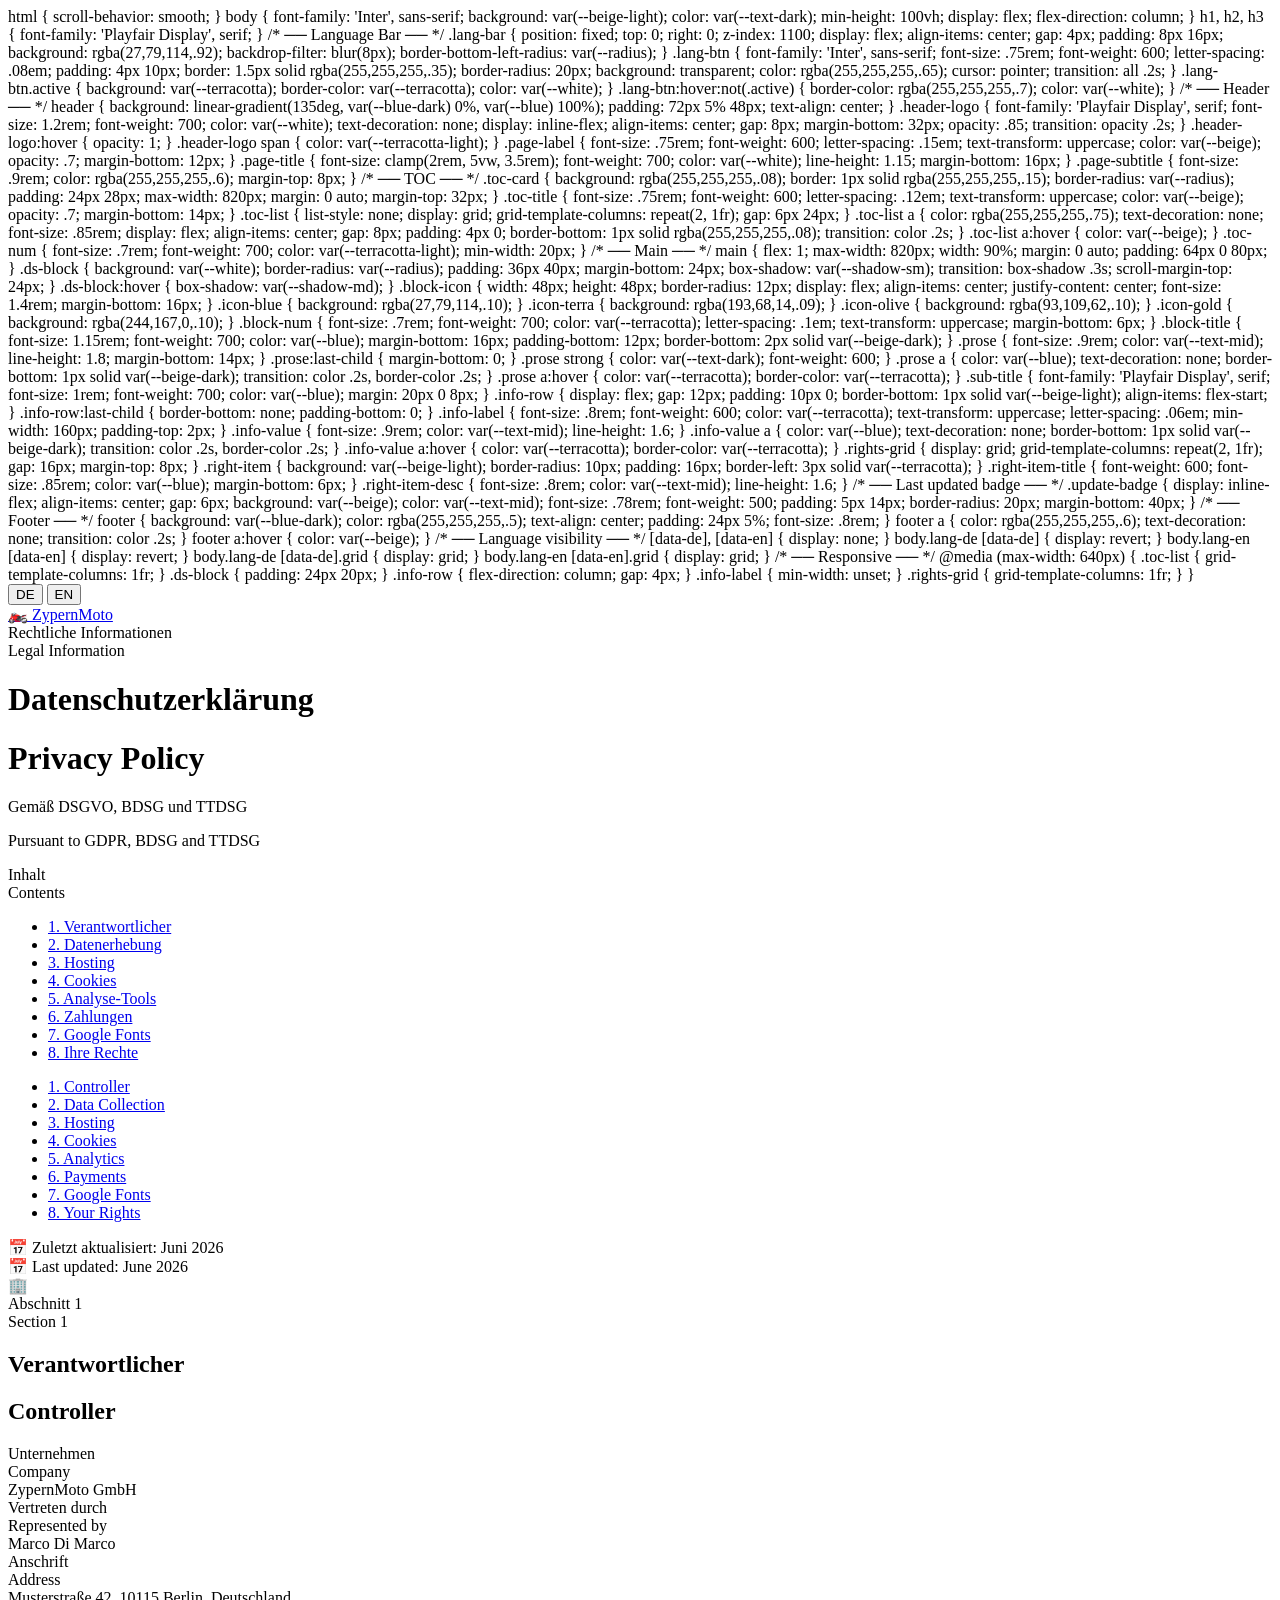
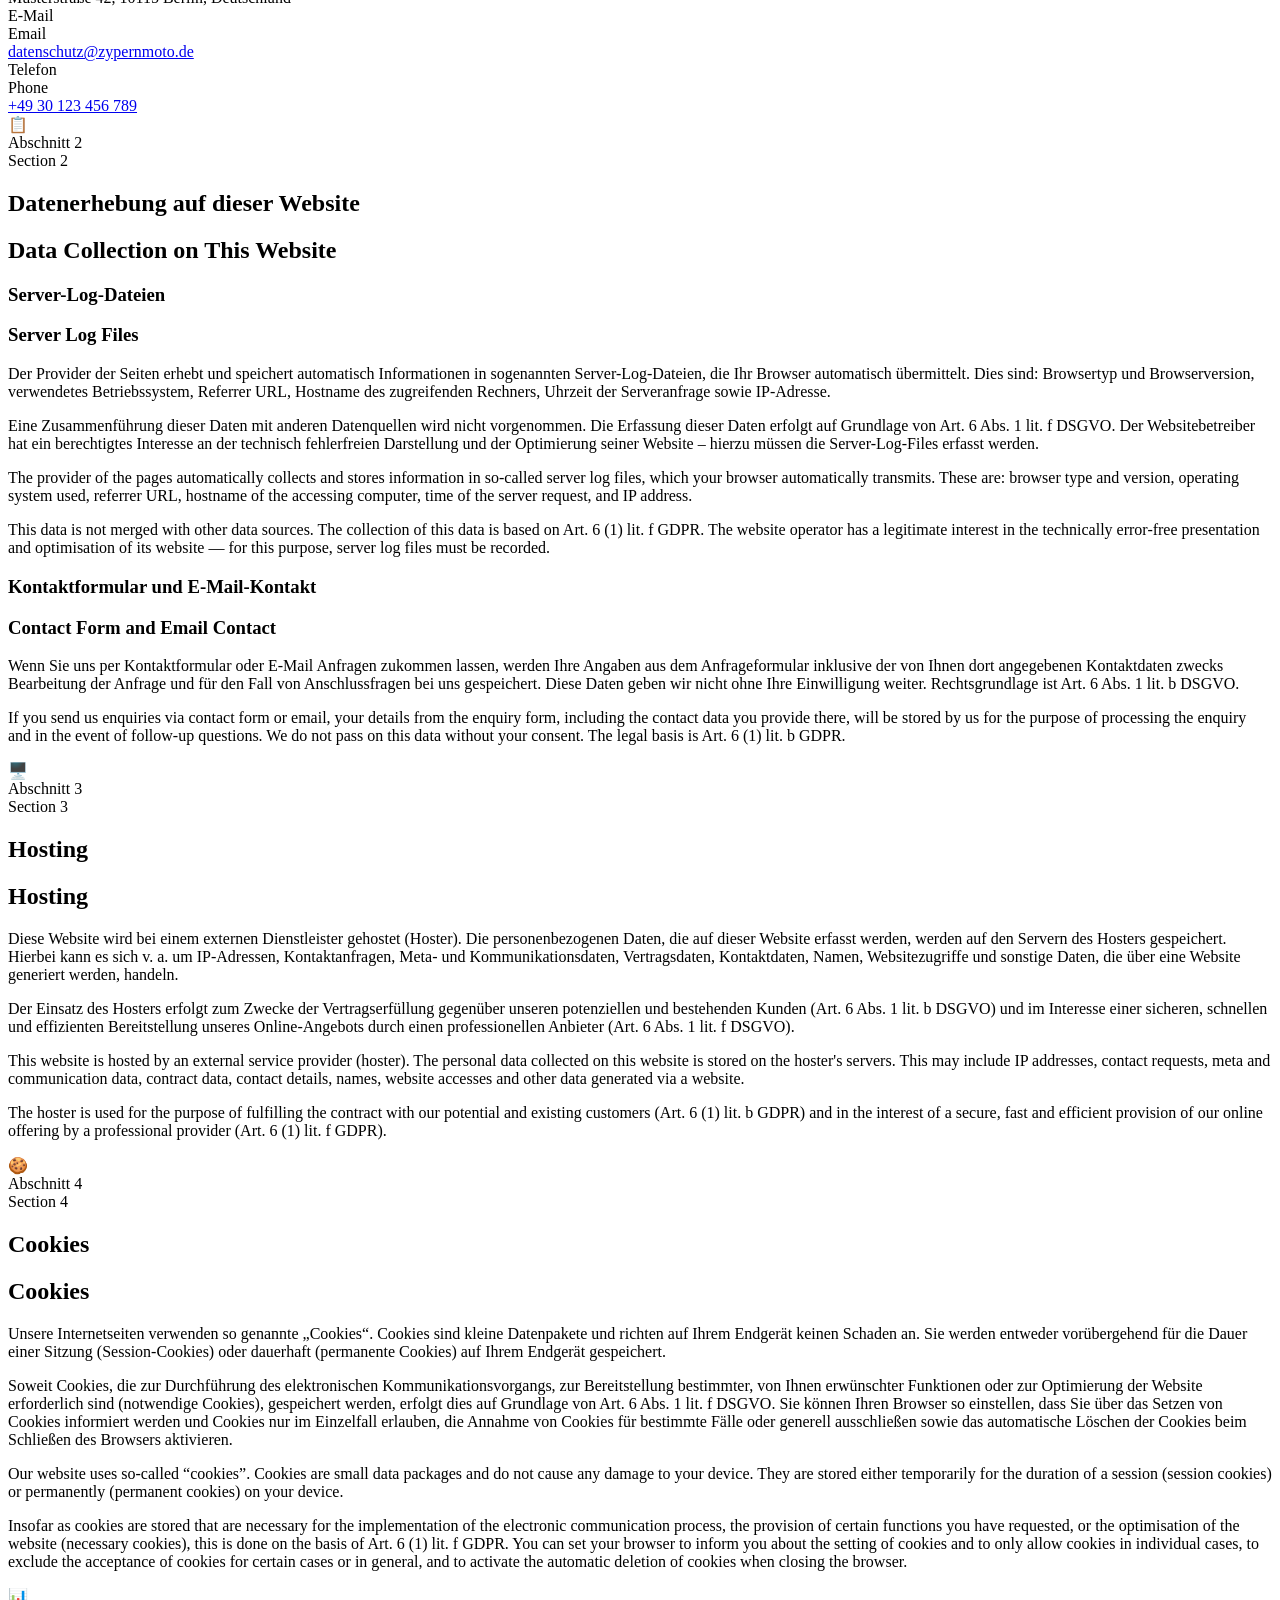
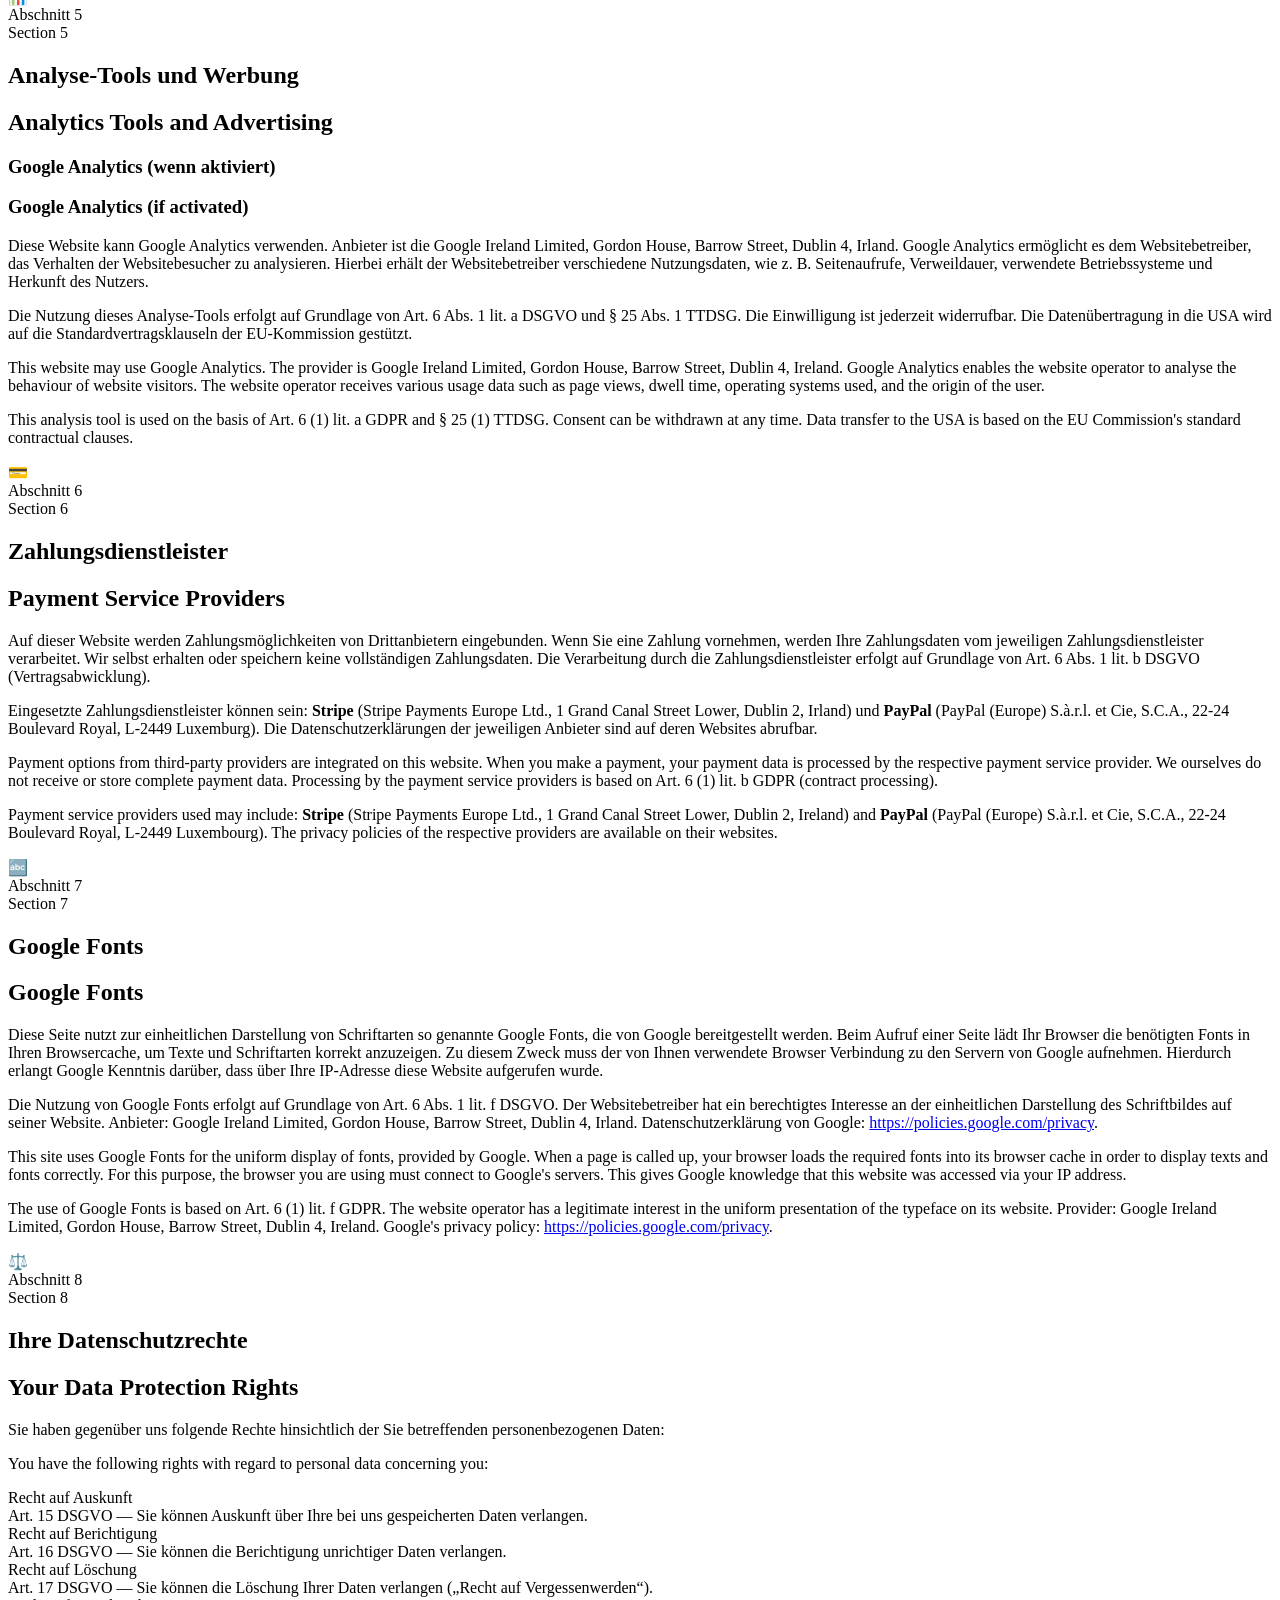
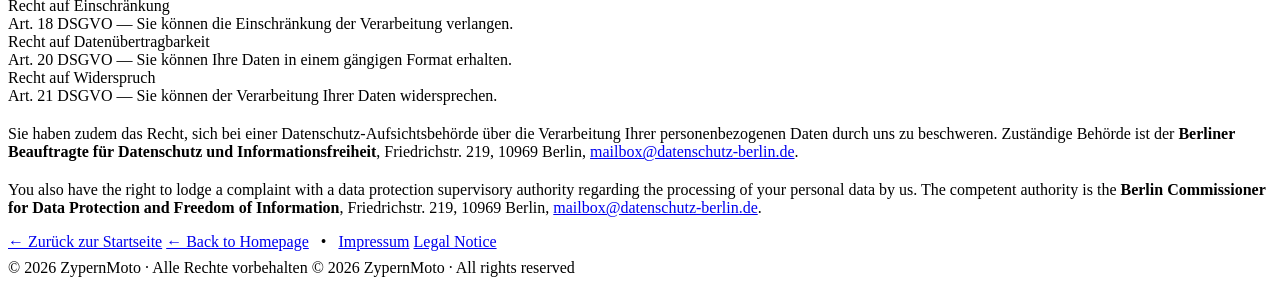
<file: datenschutz.html>
<!DOCTYPE html>
<html lang="de">
<head>
  <meta charset="UTF-8" />
  <meta name="viewport" content="width=device-width, initial-scale=1.0" />
  <title>Datenschutz | ZypernMoto</title>
  <link rel="preconnect" href="https://fonts.googleapis.com" />
  <link href="https://fonts.googleapis.com/css2?family=Playfair+Display:wght@400;700&family=Inter:wght@300;400;500;600&display=swap" rel="stylesheet" />

    html { scroll-behavior: smooth; }

    body {
      font-family: 'Inter', sans-serif;
      background: var(--beige-light);
      color: var(--text-dark);
      min-height: 100vh;
      display: flex;
      flex-direction: column;
    }

    h1, h2, h3 { font-family: 'Playfair Display', serif; }

    /* ── Language Bar ── */
    .lang-bar {
      position: fixed;
      top: 0; right: 0;
      z-index: 1100;
      display: flex;
      align-items: center;
      gap: 4px;
      padding: 8px 16px;
      background: rgba(27,79,114,.92);
      backdrop-filter: blur(8px);
      border-bottom-left-radius: var(--radius);
    }

    .lang-btn {
      font-family: 'Inter', sans-serif;
      font-size: .75rem;
      font-weight: 600;
      letter-spacing: .08em;
      padding: 4px 10px;
      border: 1.5px solid rgba(255,255,255,.35);
      border-radius: 20px;
      background: transparent;
      color: rgba(255,255,255,.65);
      cursor: pointer;
      transition: all .2s;
    }

    .lang-btn.active {
      background: var(--terracotta);
      border-color: var(--terracotta);
      color: var(--white);
    }

    .lang-btn:hover:not(.active) {
      border-color: rgba(255,255,255,.7);
      color: var(--white);
    }

    /* ── Header ── */
    header {
      background: linear-gradient(135deg, var(--blue-dark) 0%, var(--blue) 100%);
      padding: 72px 5% 48px;
      text-align: center;
    }

    .header-logo {
      font-family: 'Playfair Display', serif;
      font-size: 1.2rem;
      font-weight: 700;
      color: var(--white);
      text-decoration: none;
      display: inline-flex;
      align-items: center;
      gap: 8px;
      margin-bottom: 32px;
      opacity: .85;
      transition: opacity .2s;
    }

    .header-logo:hover { opacity: 1; }
    .header-logo span { color: var(--terracotta-light); }

    .page-label {
      font-size: .75rem;
      font-weight: 600;
      letter-spacing: .15em;
      text-transform: uppercase;
      color: var(--beige);
      opacity: .7;
      margin-bottom: 12px;
    }

    .page-title {
      font-size: clamp(2rem, 5vw, 3.5rem);
      font-weight: 700;
      color: var(--white);
      line-height: 1.15;
      margin-bottom: 16px;
    }

    .page-subtitle {
      font-size: .9rem;
      color: rgba(255,255,255,.6);
      margin-top: 8px;
    }

    /* ── TOC ── */
    .toc-card {
      background: rgba(255,255,255,.08);
      border: 1px solid rgba(255,255,255,.15);
      border-radius: var(--radius);
      padding: 24px 28px;
      max-width: 820px;
      margin: 0 auto;
      margin-top: 32px;
    }

    .toc-title {
      font-size: .75rem;
      font-weight: 600;
      letter-spacing: .12em;
      text-transform: uppercase;
      color: var(--beige);
      opacity: .7;
      margin-bottom: 14px;
    }

    .toc-list {
      list-style: none;
      display: grid;
      grid-template-columns: repeat(2, 1fr);
      gap: 6px 24px;
    }

    .toc-list a {
      color: rgba(255,255,255,.75);
      text-decoration: none;
      font-size: .85rem;
      display: flex;
      align-items: center;
      gap: 8px;
      padding: 4px 0;
      border-bottom: 1px solid rgba(255,255,255,.08);
      transition: color .2s;
    }

    .toc-list a:hover { color: var(--beige); }

    .toc-num {
      font-size: .7rem;
      font-weight: 700;
      color: var(--terracotta-light);
      min-width: 20px;
    }

    /* ── Main ── */
    main {
      flex: 1;
      max-width: 820px;
      width: 90%;
      margin: 0 auto;
      padding: 64px 0 80px;
    }

    .ds-block {
      background: var(--white);
      border-radius: var(--radius);
      padding: 36px 40px;
      margin-bottom: 24px;
      box-shadow: var(--shadow-sm);
      transition: box-shadow .3s;
      scroll-margin-top: 24px;
    }

    .ds-block:hover { box-shadow: var(--shadow-md); }

    .block-icon {
      width: 48px; height: 48px;
      border-radius: 12px;
      display: flex; align-items: center; justify-content: center;
      font-size: 1.4rem;
      margin-bottom: 16px;
    }

    .icon-blue  { background: rgba(27,79,114,.10); }
    .icon-terra { background: rgba(193,68,14,.09); }
    .icon-olive { background: rgba(93,109,62,.10); }
    .icon-gold  { background: rgba(244,167,0,.10); }

    .block-num {
      font-size: .7rem;
      font-weight: 700;
      color: var(--terracotta);
      letter-spacing: .1em;
      text-transform: uppercase;
      margin-bottom: 6px;
    }

    .block-title {
      font-size: 1.15rem;
      font-weight: 700;
      color: var(--blue);
      margin-bottom: 16px;
      padding-bottom: 12px;
      border-bottom: 2px solid var(--beige-dark);
    }

    .prose {
      font-size: .9rem;
      color: var(--text-mid);
      line-height: 1.8;
      margin-bottom: 14px;
    }

    .prose:last-child { margin-bottom: 0; }

    .prose strong { color: var(--text-dark); font-weight: 600; }

    .prose a {
      color: var(--blue);
      text-decoration: none;
      border-bottom: 1px solid var(--beige-dark);
      transition: color .2s, border-color .2s;
    }

    .prose a:hover { color: var(--terracotta); border-color: var(--terracotta); }

    .sub-title {
      font-family: 'Playfair Display', serif;
      font-size: 1rem;
      font-weight: 700;
      color: var(--blue);
      margin: 20px 0 8px;
    }

    .info-row {
      display: flex;
      gap: 12px;
      padding: 10px 0;
      border-bottom: 1px solid var(--beige-light);
      align-items: flex-start;
    }

    .info-row:last-child { border-bottom: none; padding-bottom: 0; }

    .info-label {
      font-size: .8rem;
      font-weight: 600;
      color: var(--terracotta);
      text-transform: uppercase;
      letter-spacing: .06em;
      min-width: 160px;
      padding-top: 2px;
    }

    .info-value {
      font-size: .9rem;
      color: var(--text-mid);
      line-height: 1.6;
    }

    .info-value a {
      color: var(--blue);
      text-decoration: none;
      border-bottom: 1px solid var(--beige-dark);
      transition: color .2s, border-color .2s;
    }

    .info-value a:hover { color: var(--terracotta); border-color: var(--terracotta); }

    .rights-grid {
      display: grid;
      grid-template-columns: repeat(2, 1fr);
      gap: 16px;
      margin-top: 8px;
    }

    .right-item {
      background: var(--beige-light);
      border-radius: 10px;
      padding: 16px;
      border-left: 3px solid var(--terracotta);
    }

    .right-item-title {
      font-weight: 600;
      font-size: .85rem;
      color: var(--blue);
      margin-bottom: 6px;
    }

    .right-item-desc {
      font-size: .8rem;
      color: var(--text-mid);
      line-height: 1.6;
    }

    /* ── Last updated badge ── */
    .update-badge {
      display: inline-flex;
      align-items: center;
      gap: 6px;
      background: var(--beige);
      color: var(--text-mid);
      font-size: .78rem;
      font-weight: 500;
      padding: 5px 14px;
      border-radius: 20px;
      margin-bottom: 40px;
    }

    /* ── Footer ── */
    footer {
      background: var(--blue-dark);
      color: rgba(255,255,255,.5);
      text-align: center;
      padding: 24px 5%;
      font-size: .8rem;
    }

    footer a {
      color: rgba(255,255,255,.6);
      text-decoration: none;
      transition: color .2s;
    }

    footer a:hover { color: var(--beige); }

    /* ── Language visibility ── */
    [data-de], [data-en] { display: none; }
    body.lang-de [data-de] { display: revert; }
    body.lang-en [data-en] { display: revert; }
    body.lang-de [data-de].grid { display: grid; }
    body.lang-en [data-en].grid { display: grid; }

    /* ── Responsive ── */
    @media (max-width: 640px) {
      .toc-list { grid-template-columns: 1fr; }
      .ds-block { padding: 24px 20px; }
      .info-row { flex-direction: column; gap: 4px; }
      .info-label { min-width: unset; }
      .rights-grid { grid-template-columns: 1fr; }
    }
  </style>
</head>
<body class="lang-de">

  <!-- Language Bar -->
  <div class="lang-bar">
    <button class="lang-btn active" id="btn-de" onclick="setLang('de')">DE</button>
    <button class="lang-btn" id="btn-en" onclick="setLang('en')">EN</button>
  </div>

  <!-- Header -->
  <header>
    <a href="index.html" class="header-logo">&#x1F3CD;&#xFE0F; <span>Zypern</span>Moto</a>
    <div class="page-label" data-de>Rechtliche Informationen</div>
    <div class="page-label" data-en>Legal Information</div>
    <h1 class="page-title" data-de>Datenschutzerkl&auml;rung</h1>
    <h1 class="page-title" data-en>Privacy Policy</h1>
    <p class="page-subtitle" data-de>Gem&auml;&szlig; DSGVO, BDSG und TTDSG</p>
    <p class="page-subtitle" data-en>Pursuant to GDPR, BDSG and TTDSG</p>

    <!-- Table of Contents -->
    <div class="toc-card">
      <div class="toc-title" data-de>Inhalt</div>
      <div class="toc-title" data-en>Contents</div>
      <ul class="toc-list" data-de>
        <li><a href="#verantwortlicher"><span class="toc-num">1.</span> Verantwortlicher</a></li>
        <li><a href="#erhebung"><span class="toc-num">2.</span> Datenerhebung</a></li>
        <li><a href="#hosting"><span class="toc-num">3.</span> Hosting</a></li>
        <li><a href="#cookies"><span class="toc-num">4.</span> Cookies</a></li>
        <li><a href="#analyse"><span class="toc-num">5.</span> Analyse-Tools</a></li>
        <li><a href="#zahlungen"><span class="toc-num">6.</span> Zahlungen</a></li>
        <li><a href="#fonts"><span class="toc-num">7.</span> Google Fonts</a></li>
        <li><a href="#rechte"><span class="toc-num">8.</span> Ihre Rechte</a></li>
      </ul>
      <ul class="toc-list" data-en>
        <li><a href="#verantwortlicher"><span class="toc-num">1.</span> Controller</a></li>
        <li><a href="#erhebung"><span class="toc-num">2.</span> Data Collection</a></li>
        <li><a href="#hosting"><span class="toc-num">3.</span> Hosting</a></li>
        <li><a href="#cookies"><span class="toc-num">4.</span> Cookies</a></li>
        <li><a href="#analyse"><span class="toc-num">5.</span> Analytics</a></li>
        <li><a href="#zahlungen"><span class="toc-num">6.</span> Payments</a></li>
        <li><a href="#fonts"><span class="toc-num">7.</span> Google Fonts</a></li>
        <li><a href="#rechte"><span class="toc-num">8.</span> Your Rights</a></li>
      </ul>
    </div>
  </header>

  <!-- Main -->
  <main>

    <div class="update-badge" data-de>&#x1F4C5; Zuletzt aktualisiert: Juni 2026</div>
    <div class="update-badge" data-en>&#x1F4C5; Last updated: June 2026</div>

    <!-- 1. Verantwortlicher -->
    <div class="ds-block" id="verantwortlicher">
      <div class="block-icon icon-blue">&#x1F3E2;</div>
      <div class="block-num" data-de>Abschnitt 1</div>
      <div class="block-num" data-en>Section 1</div>
      <h2 class="block-title" data-de>Verantwortlicher</h2>
      <h2 class="block-title" data-en>Controller</h2>

      <div class="info-row">
        <div class="info-label" data-de>Unternehmen</div>
        <div class="info-label" data-en>Company</div>
        <div class="info-value">ZypernMoto GmbH</div>
      </div>
      <div class="info-row">
        <div class="info-label" data-de>Vertreten durch</div>
        <div class="info-label" data-en>Represented by</div>
        <div class="info-value">Marco Di Marco</div>
      </div>
      <div class="info-row">
        <div class="info-label" data-de>Anschrift</div>
        <div class="info-label" data-en>Address</div>
        <div class="info-value">Musterstra&szlig;e 42, 10115 Berlin, Deutschland</div>
      </div>
      <div class="info-row">
        <div class="info-label" data-de>E-Mail</div>
        <div class="info-label" data-en>Email</div>
        <div class="info-value"><a href="mailto:datenschutz@zypernmoto.de">datenschutz@zypernmoto.de</a></div>
      </div>
      <div class="info-row">
        <div class="info-label" data-de>Telefon</div>
        <div class="info-label" data-en>Phone</div>
        <div class="info-value"><a href="tel:+4930123456789">+49 30 123 456 789</a></div>
      </div>
    </div>

    <!-- 2. Datenerhebung -->
    <div class="ds-block" id="erhebung">
      <div class="block-icon icon-terra">&#x1F4CB;</div>
      <div class="block-num" data-de>Abschnitt 2</div>
      <div class="block-num" data-en>Section 2</div>
      <h2 class="block-title" data-de>Datenerhebung auf dieser Website</h2>
      <h2 class="block-title" data-en>Data Collection on This Website</h2>

      <h3 class="sub-title" data-de>Server-Log-Dateien</h3>
      <h3 class="sub-title" data-en>Server Log Files</h3>
      <p class="prose" data-de>Der Provider der Seiten erhebt und speichert automatisch Informationen in sogenannten Server-Log-Dateien, die Ihr Browser automatisch &uuml;bermittelt. Dies sind: Browsertyp und Browserversion, verwendetes Betriebssystem, Referrer URL, Hostname des zugreifenden Rechners, Uhrzeit der Serveranfrage sowie IP-Adresse.</p>
      <p class="prose" data-de>Eine Zusammenf&uuml;hrung dieser Daten mit anderen Datenquellen wird nicht vorgenommen. Die Erfassung dieser Daten erfolgt auf Grundlage von Art. 6 Abs. 1 lit. f DSGVO. Der Websitebetreiber hat ein berechtigtes Interesse an der technisch fehlerfreien Darstellung und der Optimierung seiner Website &ndash; hierzu m&uuml;ssen die Server-Log-Files erfasst werden.</p>
      <p class="prose" data-en>The provider of the pages automatically collects and stores information in so-called server log files, which your browser automatically transmits. These are: browser type and version, operating system used, referrer URL, hostname of the accessing computer, time of the server request, and IP address.</p>
      <p class="prose" data-en>This data is not merged with other data sources. The collection of this data is based on Art. 6 (1) lit. f GDPR. The website operator has a legitimate interest in the technically error-free presentation and optimisation of its website &mdash; for this purpose, server log files must be recorded.</p>

      <h3 class="sub-title" data-de>Kontaktformular und E-Mail-Kontakt</h3>
      <h3 class="sub-title" data-en>Contact Form and Email Contact</h3>
      <p class="prose" data-de>Wenn Sie uns per Kontaktformular oder E-Mail Anfragen zukommen lassen, werden Ihre Angaben aus dem Anfrageformular inklusive der von Ihnen dort angegebenen Kontaktdaten zwecks Bearbeitung der Anfrage und f&uuml;r den Fall von Anschlussfragen bei uns gespeichert. Diese Daten geben wir nicht ohne Ihre Einwilligung weiter. Rechtsgrundlage ist Art. 6 Abs. 1 lit. b DSGVO.</p>
      <p class="prose" data-en>If you send us enquiries via contact form or email, your details from the enquiry form, including the contact data you provide there, will be stored by us for the purpose of processing the enquiry and in the event of follow-up questions. We do not pass on this data without your consent. The legal basis is Art. 6 (1) lit. b GDPR.</p>
    </div>

    <!-- 3. Hosting -->
    <div class="ds-block" id="hosting">
      <div class="block-icon icon-olive">&#x1F5A5;&#xFE0F;</div>
      <div class="block-num" data-de>Abschnitt 3</div>
      <div class="block-num" data-en>Section 3</div>
      <h2 class="block-title" data-de>Hosting</h2>
      <h2 class="block-title" data-en>Hosting</h2>

      <p class="prose" data-de>Diese Website wird bei einem externen Dienstleister gehostet (Hoster). Die personenbezogenen Daten, die auf dieser Website erfasst werden, werden auf den Servern des Hosters gespeichert. Hierbei kann es sich v. a. um IP-Adressen, Kontaktanfragen, Meta- und Kommunikationsdaten, Vertragsdaten, Kontaktdaten, Namen, Websitezugriffe und sonstige Daten, die &uuml;ber eine Website generiert werden, handeln.</p>
      <p class="prose" data-de>Der Einsatz des Hosters erfolgt zum Zwecke der Vertragserf&uuml;llung gegen&uuml;ber unseren potenziellen und bestehenden Kunden (Art. 6 Abs. 1 lit. b DSGVO) und im Interesse einer sicheren, schnellen und effizienten Bereitstellung unseres Online-Angebots durch einen professionellen Anbieter (Art. 6 Abs. 1 lit. f DSGVO).</p>
      <p class="prose" data-en>This website is hosted by an external service provider (hoster). The personal data collected on this website is stored on the hoster's servers. This may include IP addresses, contact requests, meta and communication data, contract data, contact details, names, website accesses and other data generated via a website.</p>
      <p class="prose" data-en>The hoster is used for the purpose of fulfilling the contract with our potential and existing customers (Art. 6 (1) lit. b GDPR) and in the interest of a secure, fast and efficient provision of our online offering by a professional provider (Art. 6 (1) lit. f GDPR).</p>
    </div>

    <!-- 4. Cookies -->
    <div class="ds-block" id="cookies">
      <div class="block-icon icon-gold">&#x1F36A;</div>
      <div class="block-num" data-de>Abschnitt 4</div>
      <div class="block-num" data-en>Section 4</div>
      <h2 class="block-title" data-de>Cookies</h2>
      <h2 class="block-title" data-en>Cookies</h2>

      <p class="prose" data-de>Unsere Internetseiten verwenden so genannte &bdquo;Cookies&ldquo;. Cookies sind kleine Datenpakete und richten auf Ihrem Endger&auml;t keinen Schaden an. Sie werden entweder vor&uuml;bergehend f&uuml;r die Dauer einer Sitzung (Session-Cookies) oder dauerhaft (permanente Cookies) auf Ihrem Endger&auml;t gespeichert.</p>
      <p class="prose" data-de>Soweit Cookies, die zur Durchf&uuml;hrung des elektronischen Kommunikationsvorgangs, zur Bereitstellung bestimmter, von Ihnen erw&uuml;nschter Funktionen oder zur Optimierung der Website erforderlich sind (notwendige Cookies), gespeichert werden, erfolgt dies auf Grundlage von Art. 6 Abs. 1 lit. f DSGVO. Sie k&ouml;nnen Ihren Browser so einstellen, dass Sie &uuml;ber das Setzen von Cookies informiert werden und Cookies nur im Einzelfall erlauben, die Annahme von Cookies f&uuml;r bestimmte F&auml;lle oder generell ausschlie&szlig;en sowie das automatische L&ouml;schen der Cookies beim Schlie&szlig;en des Browsers aktivieren.</p>
      <p class="prose" data-en>Our website uses so-called &ldquo;cookies&rdquo;. Cookies are small data packages and do not cause any damage to your device. They are stored either temporarily for the duration of a session (session cookies) or permanently (permanent cookies) on your device.</p>
      <p class="prose" data-en>Insofar as cookies are stored that are necessary for the implementation of the electronic communication process, the provision of certain functions you have requested, or the optimisation of the website (necessary cookies), this is done on the basis of Art. 6 (1) lit. f GDPR. You can set your browser to inform you about the setting of cookies and to only allow cookies in individual cases, to exclude the acceptance of cookies for certain cases or in general, and to activate the automatic deletion of cookies when closing the browser.</p>
    </div>

    <!-- 5. Analyse -->
    <div class="ds-block" id="analyse">
      <div class="block-icon icon-blue">&#x1F4CA;</div>
      <div class="block-num" data-de>Abschnitt 5</div>
      <div class="block-num" data-en>Section 5</div>
      <h2 class="block-title" data-de>Analyse-Tools und Werbung</h2>
      <h2 class="block-title" data-en>Analytics Tools and Advertising</h2>

      <h3 class="sub-title" data-de>Google Analytics (wenn aktiviert)</h3>
      <h3 class="sub-title" data-en>Google Analytics (if activated)</h3>
      <p class="prose" data-de>Diese Website kann Google Analytics verwenden. Anbieter ist die Google Ireland Limited, Gordon House, Barrow Street, Dublin 4, Irland. Google Analytics erm&ouml;glicht es dem Websitebetreiber, das Verhalten der Websitebesucher zu analysieren. Hierbei erh&auml;lt der Websitebetreiber verschiedene Nutzungsdaten, wie z. B. Seitenaufrufe, Verweildauer, verwendete Betriebssysteme und Herkunft des Nutzers.</p>
      <p class="prose" data-de>Die Nutzung dieses Analyse-Tools erfolgt auf Grundlage von Art. 6 Abs. 1 lit. a DSGVO und &sect; 25 Abs. 1 TTDSG. Die Einwilligung ist jederzeit widerrufbar. Die Daten&uuml;bertragung in die USA wird auf die Standardvertragsklauseln der EU-Kommission gest&uuml;tzt.</p>
      <p class="prose" data-en>This website may use Google Analytics. The provider is Google Ireland Limited, Gordon House, Barrow Street, Dublin 4, Ireland. Google Analytics enables the website operator to analyse the behaviour of website visitors. The website operator receives various usage data such as page views, dwell time, operating systems used, and the origin of the user.</p>
      <p class="prose" data-en>This analysis tool is used on the basis of Art. 6 (1) lit. a GDPR and &sect; 25 (1) TTDSG. Consent can be withdrawn at any time. Data transfer to the USA is based on the EU Commission's standard contractual clauses.</p>
    </div>

    <!-- 6. Zahlungen -->
    <div class="ds-block" id="zahlungen">
      <div class="block-icon icon-terra">&#x1F4B3;</div>
      <div class="block-num" data-de>Abschnitt 6</div>
      <div class="block-num" data-en>Section 6</div>
      <h2 class="block-title" data-de>Zahlungsdienstleister</h2>
      <h2 class="block-title" data-en>Payment Service Providers</h2>

      <p class="prose" data-de>Auf dieser Website werden Zahlungsm&ouml;glichkeiten von Drittanbietern eingebunden. Wenn Sie eine Zahlung vornehmen, werden Ihre Zahlungsdaten vom jeweiligen Zahlungsdienstleister verarbeitet. Wir selbst erhalten oder speichern keine vollst&auml;ndigen Zahlungsdaten. Die Verarbeitung durch die Zahlungsdienstleister erfolgt auf Grundlage von Art. 6 Abs. 1 lit. b DSGVO (Vertragsabwicklung).</p>
      <p class="prose" data-de>Eingesetzte Zahlungsdienstleister k&ouml;nnen sein: <strong>Stripe</strong> (Stripe Payments Europe Ltd., 1 Grand Canal Street Lower, Dublin 2, Irland) und <strong>PayPal</strong> (PayPal (Europe) S.&agrave;.r.l. et Cie, S.C.A., 22-24 Boulevard Royal, L-2449 Luxemburg). Die Datenschutzerkl&auml;rungen der jeweiligen Anbieter sind auf deren Websites abrufbar.</p>
      <p class="prose" data-en>Payment options from third-party providers are integrated on this website. When you make a payment, your payment data is processed by the respective payment service provider. We ourselves do not receive or store complete payment data. Processing by the payment service providers is based on Art. 6 (1) lit. b GDPR (contract processing).</p>
      <p class="prose" data-en>Payment service providers used may include: <strong>Stripe</strong> (Stripe Payments Europe Ltd., 1 Grand Canal Street Lower, Dublin 2, Ireland) and <strong>PayPal</strong> (PayPal (Europe) S.&agrave;.r.l. et Cie, S.C.A., 22-24 Boulevard Royal, L-2449 Luxembourg). The privacy policies of the respective providers are available on their websites.</p>
    </div>

    <!-- 7. Google Fonts -->
    <div class="ds-block" id="fonts">
      <div class="block-icon icon-olive">&#x1F524;</div>
      <div class="block-num" data-de>Abschnitt 7</div>
      <div class="block-num" data-en>Section 7</div>
      <h2 class="block-title" data-de>Google Fonts</h2>
      <h2 class="block-title" data-en>Google Fonts</h2>

      <p class="prose" data-de>Diese Seite nutzt zur einheitlichen Darstellung von Schriftarten so genannte Google Fonts, die von Google bereitgestellt werden. Beim Aufruf einer Seite l&auml;dt Ihr Browser die ben&ouml;tigten Fonts in Ihren Browsercache, um Texte und Schriftarten korrekt anzuzeigen. Zu diesem Zweck muss der von Ihnen verwendete Browser Verbindung zu den Servern von Google aufnehmen. Hierdurch erlangt Google Kenntnis dar&uuml;ber, dass &uuml;ber Ihre IP-Adresse diese Website aufgerufen wurde.</p>
      <p class="prose" data-de>Die Nutzung von Google Fonts erfolgt auf Grundlage von Art. 6 Abs. 1 lit. f DSGVO. Der Websitebetreiber hat ein berechtigtes Interesse an der einheitlichen Darstellung des Schriftbildes auf seiner Website. Anbieter: Google Ireland Limited, Gordon House, Barrow Street, Dublin 4, Irland. Datenschutzerkl&auml;rung von Google: <a href="https://policies.google.com/privacy" target="_blank" rel="noopener">https://policies.google.com/privacy</a>.</p>
      <p class="prose" data-en>This site uses Google Fonts for the uniform display of fonts, provided by Google. When a page is called up, your browser loads the required fonts into its browser cache in order to display texts and fonts correctly. For this purpose, the browser you are using must connect to Google's servers. This gives Google knowledge that this website was accessed via your IP address.</p>
      <p class="prose" data-en>The use of Google Fonts is based on Art. 6 (1) lit. f GDPR. The website operator has a legitimate interest in the uniform presentation of the typeface on its website. Provider: Google Ireland Limited, Gordon House, Barrow Street, Dublin 4, Ireland. Google's privacy policy: <a href="https://policies.google.com/privacy" target="_blank" rel="noopener">https://policies.google.com/privacy</a>.</p>
    </div>

    <!-- 8. Rechte -->
    <div class="ds-block" id="rechte">
      <div class="block-icon icon-gold">&#x2696;&#xFE0F;</div>
      <div class="block-num" data-de>Abschnitt 8</div>
      <div class="block-num" data-en>Section 8</div>
      <h2 class="block-title" data-de>Ihre Datenschutzrechte</h2>
      <h2 class="block-title" data-en>Your Data Protection Rights</h2>

      <p class="prose" data-de>Sie haben gegen&uuml;ber uns folgende Rechte hinsichtlich der Sie betreffenden personenbezogenen Daten:</p>
      <p class="prose" data-en>You have the following rights with regard to personal data concerning you:</p>

      <div class="rights-grid" data-de>
        <div class="right-item">
          <div class="right-item-title">Recht auf Auskunft</div>
          <div class="right-item-desc">Art. 15 DSGVO &mdash; Sie k&ouml;nnen Auskunft &uuml;ber Ihre bei uns gespeicherten Daten verlangen.</div>
        </div>
        <div class="right-item">
          <div class="right-item-title">Recht auf Berichtigung</div>
          <div class="right-item-desc">Art. 16 DSGVO &mdash; Sie k&ouml;nnen die Berichtigung unrichtiger Daten verlangen.</div>
        </div>
        <div class="right-item">
          <div class="right-item-title">Recht auf L&ouml;schung</div>
          <div class="right-item-desc">Art. 17 DSGVO &mdash; Sie k&ouml;nnen die L&ouml;schung Ihrer Daten verlangen (&bdquo;Recht auf Vergessenwerden&ldquo;).</div>
        </div>
        <div class="right-item">
          <div class="right-item-title">Recht auf Einschr&auml;nkung</div>
          <div class="right-item-desc">Art. 18 DSGVO &mdash; Sie k&ouml;nnen die Einschr&auml;nkung der Verarbeitung verlangen.</div>
        </div>
        <div class="right-item">
          <div class="right-item-title">Recht auf Daten&uuml;bertragbarkeit</div>
          <div class="right-item-desc">Art. 20 DSGVO &mdash; Sie k&ouml;nnen Ihre Daten in einem g&auml;ngigen Format erhalten.</div>
        </div>
        <div class="right-item">
          <div class="right-item-title">Recht auf Widerspruch</div>
          <div class="right-item-desc">Art. 21 DSGVO &mdash; Sie k&ouml;nnen der Verarbeitung Ihrer Daten widersprechen.</div>
        </div>
      </div>

      <div class="rights-grid" data-en>
        <div class="right-item">
          <div class="right-item-title">Right of Access</div>
          <div class="right-item-desc">Art. 15 GDPR &mdash; You can request information about the data we store about you.</div>
        </div>
        <div class="right-item">
          <div class="right-item-title">Right to Rectification</div>
          <div class="right-item-desc">Art. 16 GDPR &mdash; You can request the correction of inaccurate data.</div>
        </div>
        <div class="right-item">
          <div class="right-item-title">Right to Erasure</div>
          <div class="right-item-desc">Art. 17 GDPR &mdash; You can request the deletion of your data (&ldquo;right to be forgotten&rdquo;).</div>
        </div>
        <div class="right-item">
          <div class="right-item-title">Right to Restriction</div>
          <div class="right-item-desc">Art. 18 GDPR &mdash; You can request restriction of processing.</div>
        </div>
        <div class="right-item">
          <div class="right-item-title">Right to Portability</div>
          <div class="right-item-desc">Art. 20 GDPR &mdash; You can receive your data in a common format.</div>
        </div>
        <div class="right-item">
          <div class="right-item-title">Right to Object</div>
          <div class="right-item-desc">Art. 21 GDPR &mdash; You can object to the processing of your data.</div>
        </div>
      </div>

      <p class="prose" style="margin-top:20px" data-de>Sie haben zudem das Recht, sich bei einer Datenschutz-Aufsichtsbeh&ouml;rde &uuml;ber die Verarbeitung Ihrer personenbezogenen Daten durch uns zu beschweren. Zust&auml;ndige Beh&ouml;rde ist der <strong>Berliner Beauftragte f&uuml;r Datenschutz und Informationsfreiheit</strong>, Friedrichstr. 219, 10969 Berlin, <a href="mailto:mailbox@datenschutz-berlin.de">mailbox@datenschutz-berlin.de</a>.</p>
      <p class="prose" style="margin-top:20px" data-en>You also have the right to lodge a complaint with a data protection supervisory authority regarding the processing of your personal data by us. The competent authority is the <strong>Berlin Commissioner for Data Protection and Freedom of Information</strong>, Friedrichstr. 219, 10969 Berlin, <a href="mailto:mailbox@datenschutz-berlin.de">mailbox@datenschutz-berlin.de</a>.</p>
    </div>

  </main>

  <!-- Footer -->
  <footer>
    <div style="margin-bottom:8px">
      <a href="index.html" data-de>&larr; Zur&uuml;ck zur Startseite</a>
      <a href="index.html" data-en>&larr; Back to Homepage</a>
      &nbsp;&nbsp;&bull;&nbsp;&nbsp;
      <a href="impressum.html" data-de>Impressum</a>
      <a href="impressum.html" data-en>Legal Notice</a>
    </div>
    <span data-de>&copy; 2026 ZypernMoto &middot; Alle Rechte vorbehalten</span>
    <span data-en>&copy; 2026 ZypernMoto &middot; All rights reserved</span>
  </footer>

  <script>
    function setLang(lang) {
      document.body.classList.remove('lang-de', 'lang-en');
      document.body.classList.add('lang-' + lang);
      document.getElementById('btn-de').classList.toggle('active', lang === 'de');
      document.getElementById('btn-en').classList.toggle('active', lang === 'en');
      document.documentElement.lang = lang;
      // re-apply grid display for rights grid
      document.querySelectorAll('.rights-grid').forEach(function(el) {
        el.style.display = el.hasAttribute('data-' + lang) ? 'grid' : 'none';
      });
    }
    setLang('de');
  </script>
</body>
</html>
</file>
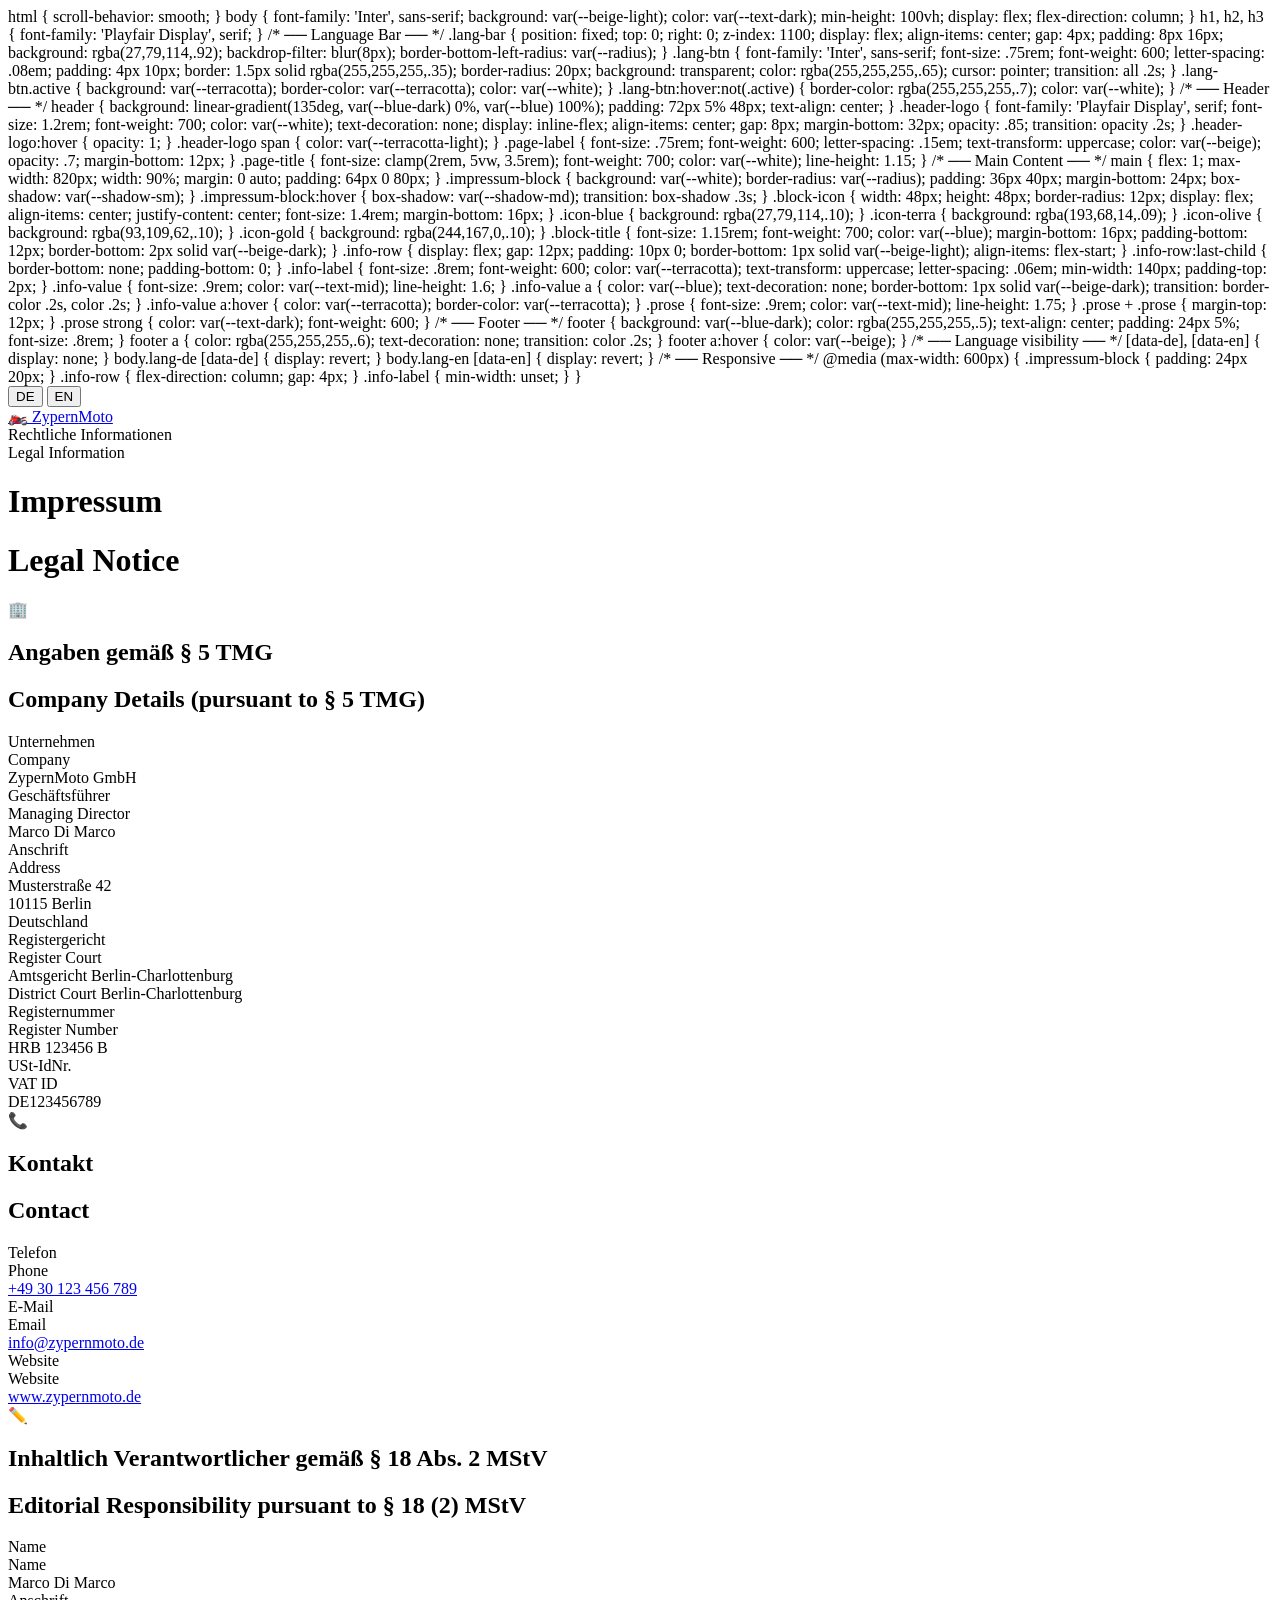
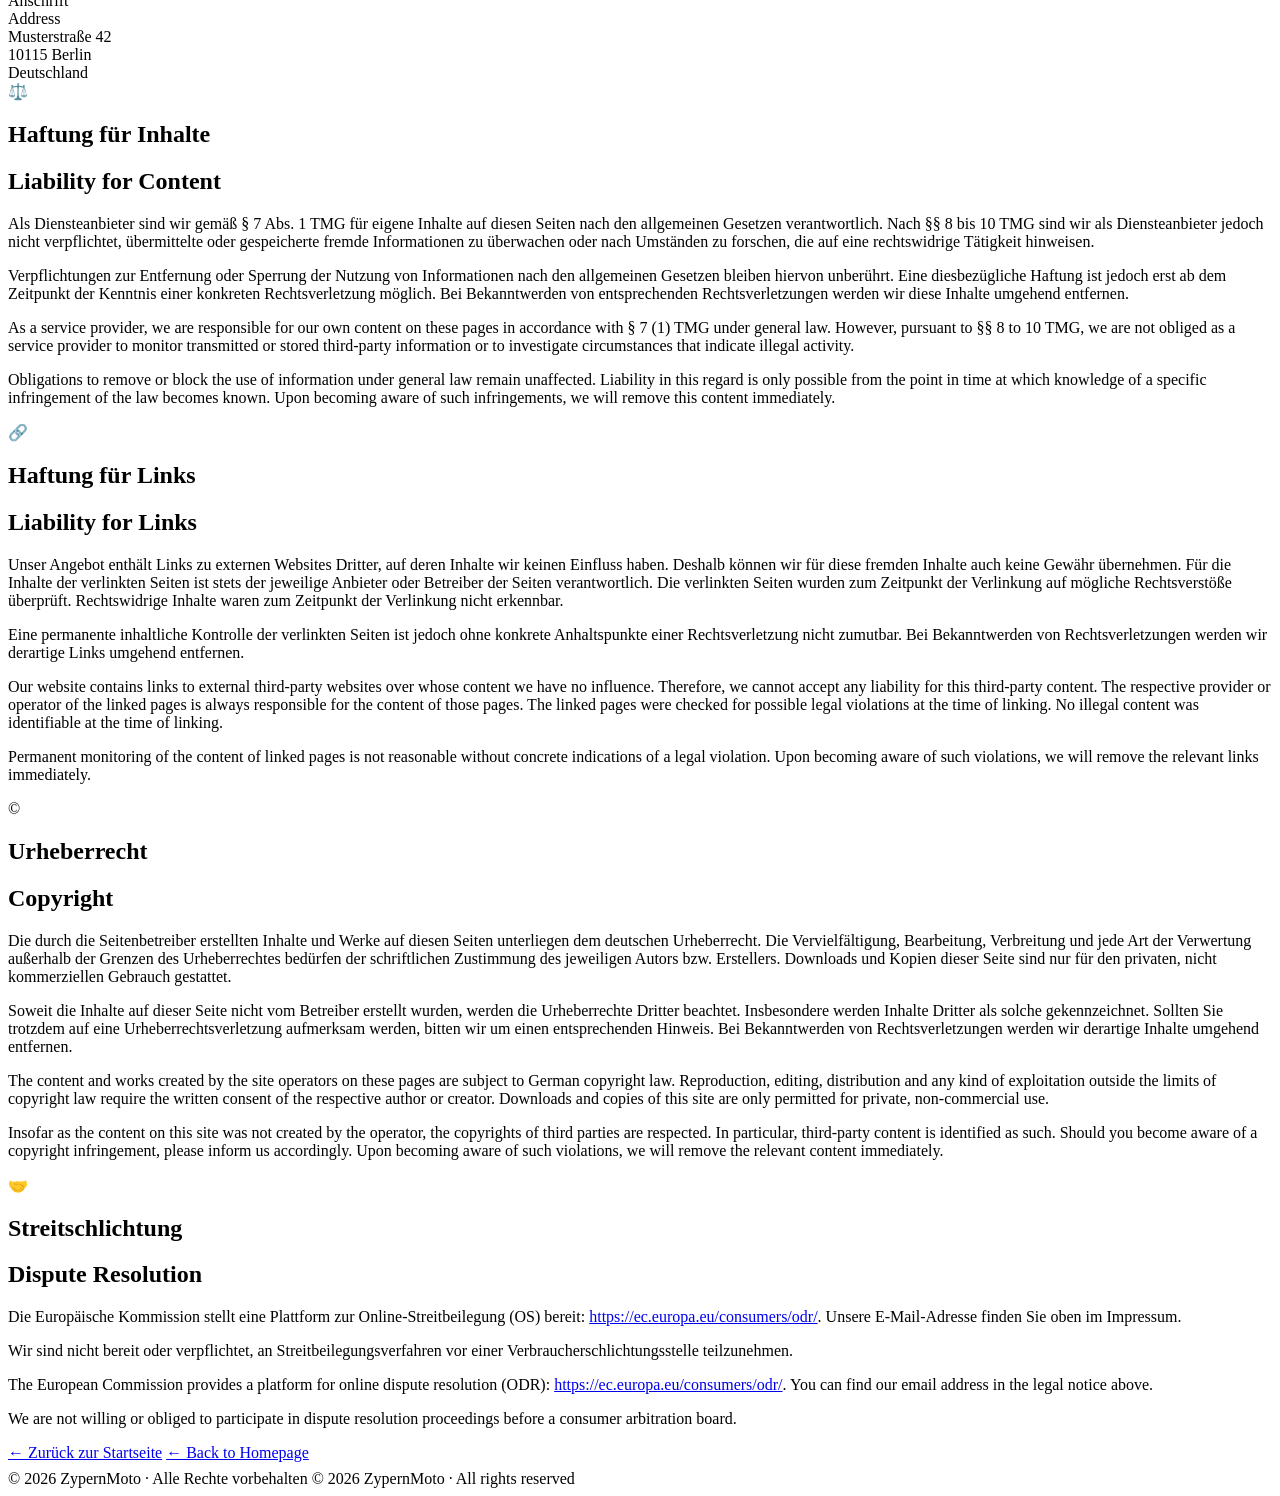
<file: impressum.html>
<!DOCTYPE html>
<html lang="de">
<head>
  <meta charset="UTF-8" />
  <meta name="viewport" content="width=device-width, initial-scale=1.0" />
  <title>Impressum | ZypernMoto</title>
  <link rel="preconnect" href="https://fonts.googleapis.com" />
  <link href="https://fonts.googleapis.com/css2?family=Playfair+Display:wght@400;700&family=Inter:wght@300;400;500;600&display=swap" rel="stylesheet" />

    html { scroll-behavior: smooth; }

    body {
      font-family: 'Inter', sans-serif;
      background: var(--beige-light);
      color: var(--text-dark);
      min-height: 100vh;
      display: flex;
      flex-direction: column;
    }

    h1, h2, h3 { font-family: 'Playfair Display', serif; }

    /* ── Language Bar ── */
    .lang-bar {
      position: fixed;
      top: 0; right: 0;
      z-index: 1100;
      display: flex;
      align-items: center;
      gap: 4px;
      padding: 8px 16px;
      background: rgba(27,79,114,.92);
      backdrop-filter: blur(8px);
      border-bottom-left-radius: var(--radius);
    }

    .lang-btn {
      font-family: 'Inter', sans-serif;
      font-size: .75rem;
      font-weight: 600;
      letter-spacing: .08em;
      padding: 4px 10px;
      border: 1.5px solid rgba(255,255,255,.35);
      border-radius: 20px;
      background: transparent;
      color: rgba(255,255,255,.65);
      cursor: pointer;
      transition: all .2s;
    }

    .lang-btn.active {
      background: var(--terracotta);
      border-color: var(--terracotta);
      color: var(--white);
    }

    .lang-btn:hover:not(.active) {
      border-color: rgba(255,255,255,.7);
      color: var(--white);
    }

    /* ── Header ── */
    header {
      background: linear-gradient(135deg, var(--blue-dark) 0%, var(--blue) 100%);
      padding: 72px 5% 48px;
      text-align: center;
    }

    .header-logo {
      font-family: 'Playfair Display', serif;
      font-size: 1.2rem;
      font-weight: 700;
      color: var(--white);
      text-decoration: none;
      display: inline-flex;
      align-items: center;
      gap: 8px;
      margin-bottom: 32px;
      opacity: .85;
      transition: opacity .2s;
    }

    .header-logo:hover { opacity: 1; }
    .header-logo span { color: var(--terracotta-light); }

    .page-label {
      font-size: .75rem;
      font-weight: 600;
      letter-spacing: .15em;
      text-transform: uppercase;
      color: var(--beige);
      opacity: .7;
      margin-bottom: 12px;
    }

    .page-title {
      font-size: clamp(2rem, 5vw, 3.5rem);
      font-weight: 700;
      color: var(--white);
      line-height: 1.15;
    }

    /* ── Main Content ── */
    main {
      flex: 1;
      max-width: 820px;
      width: 90%;
      margin: 0 auto;
      padding: 64px 0 80px;
    }

    .impressum-block {
      background: var(--white);
      border-radius: var(--radius);
      padding: 36px 40px;
      margin-bottom: 24px;
      box-shadow: var(--shadow-sm);
    }

    .impressum-block:hover {
      box-shadow: var(--shadow-md);
      transition: box-shadow .3s;
    }

    .block-icon {
      width: 48px; height: 48px;
      border-radius: 12px;
      display: flex; align-items: center; justify-content: center;
      font-size: 1.4rem;
      margin-bottom: 16px;
    }

    .icon-blue   { background: rgba(27,79,114,.10); }
    .icon-terra  { background: rgba(193,68,14,.09); }
    .icon-olive  { background: rgba(93,109,62,.10); }
    .icon-gold   { background: rgba(244,167,0,.10); }

    .block-title {
      font-size: 1.15rem;
      font-weight: 700;
      color: var(--blue);
      margin-bottom: 16px;
      padding-bottom: 12px;
      border-bottom: 2px solid var(--beige-dark);
    }

    .info-row {
      display: flex;
      gap: 12px;
      padding: 10px 0;
      border-bottom: 1px solid var(--beige-light);
      align-items: flex-start;
    }

    .info-row:last-child { border-bottom: none; padding-bottom: 0; }

    .info-label {
      font-size: .8rem;
      font-weight: 600;
      color: var(--terracotta);
      text-transform: uppercase;
      letter-spacing: .06em;
      min-width: 140px;
      padding-top: 2px;
    }

    .info-value {
      font-size: .9rem;
      color: var(--text-mid);
      line-height: 1.6;
    }

    .info-value a {
      color: var(--blue);
      text-decoration: none;
      border-bottom: 1px solid var(--beige-dark);
      transition: border-color .2s, color .2s;
    }

    .info-value a:hover {
      color: var(--terracotta);
      border-color: var(--terracotta);
    }

    .prose {
      font-size: .9rem;
      color: var(--text-mid);
      line-height: 1.75;
    }

    .prose + .prose { margin-top: 12px; }

    .prose strong { color: var(--text-dark); font-weight: 600; }

    /* ── Footer ── */
    footer {
      background: var(--blue-dark);
      color: rgba(255,255,255,.5);
      text-align: center;
      padding: 24px 5%;
      font-size: .8rem;
    }

    footer a {
      color: rgba(255,255,255,.6);
      text-decoration: none;
      transition: color .2s;
    }

    footer a:hover { color: var(--beige); }

    /* ── Language visibility ── */
    [data-de], [data-en] { display: none; }
    body.lang-de [data-de] { display: revert; }
    body.lang-en [data-en] { display: revert; }

    /* ── Responsive ── */
    @media (max-width: 600px) {
      .impressum-block { padding: 24px 20px; }
      .info-row { flex-direction: column; gap: 4px; }
      .info-label { min-width: unset; }
    }
  </style>
</head>
<body class="lang-de">

  <!-- Language Bar -->
  <div class="lang-bar">
    <button class="lang-btn active" id="btn-de" onclick="setLang('de')">DE</button>
    <button class="lang-btn" id="btn-en" onclick="setLang('en')">EN</button>
  </div>

  <!-- Header -->
  <header>
    <a href="index.html" class="header-logo">&#x1F3CD;&#xFE0F; <span>Zypern</span>Moto</a>
    <div class="page-label" data-de>Rechtliche Informationen</div>
    <div class="page-label" data-en>Legal Information</div>
    <h1 class="page-title" data-de>Impressum</h1>
    <h1 class="page-title" data-en>Legal Notice</h1>
  </header>

  <!-- Main -->
  <main>

    <!-- Angaben zum Unternehmen -->
    <div class="impressum-block">
      <div class="block-icon icon-blue">&#x1F3E2;</div>
      <h2 class="block-title" data-de>Angaben gem&auml;&szlig; &sect; 5 TMG</h2>
      <h2 class="block-title" data-en>Company Details (pursuant to &sect; 5 TMG)</h2>

      <div class="info-row">
        <div class="info-label" data-de>Unternehmen</div>
        <div class="info-label" data-en>Company</div>
        <div class="info-value">ZypernMoto GmbH</div>
      </div>
      <div class="info-row">
        <div class="info-label" data-de>Gesch&auml;ftsf&uuml;hrer</div>
        <div class="info-label" data-en>Managing Director</div>
        <div class="info-value">Marco Di Marco</div>
      </div>
      <div class="info-row">
        <div class="info-label" data-de>Anschrift</div>
        <div class="info-label" data-en>Address</div>
        <div class="info-value">
          Musterstra&szlig;e 42<br>
          10115 Berlin<br>
          Deutschland
        </div>
      </div>
      <div class="info-row">
        <div class="info-label" data-de>Registergericht</div>
        <div class="info-label" data-en>Register Court</div>
        <div class="info-value" data-de>Amtsgericht Berlin-Charlottenburg</div>
        <div class="info-value" data-en>District Court Berlin-Charlottenburg</div>
      </div>
      <div class="info-row">
        <div class="info-label" data-de>Registernummer</div>
        <div class="info-label" data-en>Register Number</div>
        <div class="info-value">HRB 123456 B</div>
      </div>
      <div class="info-row">
        <div class="info-label" data-de>USt-IdNr.</div>
        <div class="info-label" data-en>VAT ID</div>
        <div class="info-value">DE123456789</div>
      </div>
    </div>

    <!-- Kontakt -->
    <div class="impressum-block">
      <div class="block-icon icon-terra">&#x1F4DE;</div>
      <h2 class="block-title" data-de>Kontakt</h2>
      <h2 class="block-title" data-en>Contact</h2>

      <div class="info-row">
        <div class="info-label" data-de>Telefon</div>
        <div class="info-label" data-en>Phone</div>
        <div class="info-value"><a href="tel:+4930123456789">+49 30 123 456 789</a></div>
      </div>
      <div class="info-row">
        <div class="info-label" data-de>E-Mail</div>
        <div class="info-label" data-en>Email</div>
        <div class="info-value"><a href="mailto:info@zypernmoto.de">info@zypernmoto.de</a></div>
      </div>
      <div class="info-row">
        <div class="info-label" data-de>Website</div>
        <div class="info-label" data-en>Website</div>
        <div class="info-value"><a href="https://www.zypernmoto.de">www.zypernmoto.de</a></div>
      </div>
    </div>

    <!-- Inhaltlich Verantwortlicher -->
    <div class="impressum-block">
      <div class="block-icon icon-olive">&#x270F;&#xFE0F;</div>
      <h2 class="block-title" data-de>Inhaltlich Verantwortlicher gem&auml;&szlig; &sect; 18 Abs. 2 MStV</h2>
      <h2 class="block-title" data-en>Editorial Responsibility pursuant to &sect; 18 (2) MStV</h2>

      <div class="info-row">
        <div class="info-label" data-de>Name</div>
        <div class="info-label" data-en>Name</div>
        <div class="info-value">Marco Di Marco</div>
      </div>
      <div class="info-row">
        <div class="info-label" data-de>Anschrift</div>
        <div class="info-label" data-en>Address</div>
        <div class="info-value">
          Musterstra&szlig;e 42<br>
          10115 Berlin<br>
          Deutschland
        </div>
      </div>
    </div>

    <!-- Haftung für Inhalte -->
    <div class="impressum-block">
      <div class="block-icon icon-gold">&#x2696;&#xFE0F;</div>
      <h2 class="block-title" data-de>Haftung f&uuml;r Inhalte</h2>
      <h2 class="block-title" data-en>Liability for Content</h2>

      <p class="prose" data-de>Als Diensteanbieter sind wir gem&auml;&szlig; &sect; 7 Abs. 1 TMG f&uuml;r eigene Inhalte auf diesen Seiten nach den allgemeinen Gesetzen verantwortlich. Nach &sect;&sect; 8 bis 10 TMG sind wir als Diensteanbieter jedoch nicht verpflichtet, &uuml;bermittelte oder gespeicherte fremde Informationen zu &uuml;berwachen oder nach Umst&auml;nden zu forschen, die auf eine rechtswidrige T&auml;tigkeit hinweisen.</p>
      <p class="prose" data-de>Verpflichtungen zur Entfernung oder Sperrung der Nutzung von Informationen nach den allgemeinen Gesetzen bleiben hiervon unber&uuml;hrt. Eine diesbez&uuml;gliche Haftung ist jedoch erst ab dem Zeitpunkt der Kenntnis einer konkreten Rechtsverletzung m&ouml;glich. Bei Bekanntwerden von entsprechenden Rechtsverletzungen werden wir diese Inhalte umgehend entfernen.</p>

      <p class="prose" data-en>As a service provider, we are responsible for our own content on these pages in accordance with &sect; 7 (1) TMG under general law. However, pursuant to &sect;&sect; 8 to 10 TMG, we are not obliged as a service provider to monitor transmitted or stored third-party information or to investigate circumstances that indicate illegal activity.</p>
      <p class="prose" data-en>Obligations to remove or block the use of information under general law remain unaffected. Liability in this regard is only possible from the point in time at which knowledge of a specific infringement of the law becomes known. Upon becoming aware of such infringements, we will remove this content immediately.</p>
    </div>

    <!-- Haftung für Links -->
    <div class="impressum-block">
      <div class="block-icon icon-blue">&#x1F517;</div>
      <h2 class="block-title" data-de>Haftung f&uuml;r Links</h2>
      <h2 class="block-title" data-en>Liability for Links</h2>

      <p class="prose" data-de>Unser Angebot enth&auml;lt Links zu externen Websites Dritter, auf deren Inhalte wir keinen Einfluss haben. Deshalb k&ouml;nnen wir f&uuml;r diese fremden Inhalte auch keine Gew&auml;hr &uuml;bernehmen. F&uuml;r die Inhalte der verlinkten Seiten ist stets der jeweilige Anbieter oder Betreiber der Seiten verantwortlich. Die verlinkten Seiten wurden zum Zeitpunkt der Verlinkung auf m&ouml;gliche Rechtsverst&ouml;&szlig;e &uuml;berpr&uuml;ft. Rechtswidrige Inhalte waren zum Zeitpunkt der Verlinkung nicht erkennbar.</p>
      <p class="prose" data-de>Eine permanente inhaltliche Kontrolle der verlinkten Seiten ist jedoch ohne konkrete Anhaltspunkte einer Rechtsverletzung nicht zumutbar. Bei Bekanntwerden von Rechtsverletzungen werden wir derartige Links umgehend entfernen.</p>

      <p class="prose" data-en>Our website contains links to external third-party websites over whose content we have no influence. Therefore, we cannot accept any liability for this third-party content. The respective provider or operator of the linked pages is always responsible for the content of those pages. The linked pages were checked for possible legal violations at the time of linking. No illegal content was identifiable at the time of linking.</p>
      <p class="prose" data-en>Permanent monitoring of the content of linked pages is not reasonable without concrete indications of a legal violation. Upon becoming aware of such violations, we will remove the relevant links immediately.</p>
    </div>

    <!-- Urheberrecht -->
    <div class="impressum-block">
      <div class="block-icon icon-terra">&#x00A9;</div>
      <h2 class="block-title" data-de>Urheberrecht</h2>
      <h2 class="block-title" data-en>Copyright</h2>

      <p class="prose" data-de>Die durch die Seitenbetreiber erstellten Inhalte und Werke auf diesen Seiten unterliegen dem deutschen Urheberrecht. Die Vervielf&auml;ltigung, Bearbeitung, Verbreitung und jede Art der Verwertung au&szlig;erhalb der Grenzen des Urheberrechtes bed&uuml;rfen der schriftlichen Zustimmung des jeweiligen Autors bzw. Erstellers. Downloads und Kopien dieser Seite sind nur f&uuml;r den privaten, nicht kommerziellen Gebrauch gestattet.</p>
      <p class="prose" data-de>Soweit die Inhalte auf dieser Seite nicht vom Betreiber erstellt wurden, werden die Urheberrechte Dritter beachtet. Insbesondere werden Inhalte Dritter als solche gekennzeichnet. Sollten Sie trotzdem auf eine Urheberrechtsverletzung aufmerksam werden, bitten wir um einen entsprechenden Hinweis. Bei Bekanntwerden von Rechtsverletzungen werden wir derartige Inhalte umgehend entfernen.</p>

      <p class="prose" data-en>The content and works created by the site operators on these pages are subject to German copyright law. Reproduction, editing, distribution and any kind of exploitation outside the limits of copyright law require the written consent of the respective author or creator. Downloads and copies of this site are only permitted for private, non-commercial use.</p>
      <p class="prose" data-en>Insofar as the content on this site was not created by the operator, the copyrights of third parties are respected. In particular, third-party content is identified as such. Should you become aware of a copyright infringement, please inform us accordingly. Upon becoming aware of such violations, we will remove the relevant content immediately.</p>
    </div>

    <!-- Streitschlichtung -->
    <div class="impressum-block">
      <div class="block-icon icon-olive">&#x1F91D;</div>
      <h2 class="block-title" data-de>Streitschlichtung</h2>
      <h2 class="block-title" data-en>Dispute Resolution</h2>

      <p class="prose" data-de>Die Europ&auml;ische Kommission stellt eine Plattform zur Online-Streitbeilegung (OS) bereit: <a href="https://ec.europa.eu/consumers/odr/" target="_blank" rel="noopener">https://ec.europa.eu/consumers/odr/</a>. Unsere E-Mail-Adresse finden Sie oben im Impressum.</p>
      <p class="prose" data-de>Wir sind nicht bereit oder verpflichtet, an Streitbeilegungsverfahren vor einer Verbraucherschlichtungsstelle teilzunehmen.</p>

      <p class="prose" data-en>The European Commission provides a platform for online dispute resolution (ODR): <a href="https://ec.europa.eu/consumers/odr/" target="_blank" rel="noopener">https://ec.europa.eu/consumers/odr/</a>. You can find our email address in the legal notice above.</p>
      <p class="prose" data-en>We are not willing or obliged to participate in dispute resolution proceedings before a consumer arbitration board.</p>
    </div>

  </main>

  <!-- Footer -->
  <footer>
    <div style="margin-bottom:8px">
      <a href="index.html" data-de>&larr; Zur&uuml;ck zur Startseite</a>
      <a href="index.html" data-en>&larr; Back to Homepage</a>
    </div>
    <span data-de>&copy; 2026 ZypernMoto &middot; Alle Rechte vorbehalten</span>
    <span data-en>&copy; 2026 ZypernMoto &middot; All rights reserved</span>
  </footer>

  <script>
    function setLang(lang) {
      document.body.classList.remove('lang-de', 'lang-en');
      document.body.classList.add('lang-' + lang);
      document.getElementById('btn-de').classList.toggle('active', lang === 'de');
      document.getElementById('btn-en').classList.toggle('active', lang === 'en');
      document.documentElement.lang = lang;
    }
    setLang('de');
  </script>
</body>
</html>
</file>
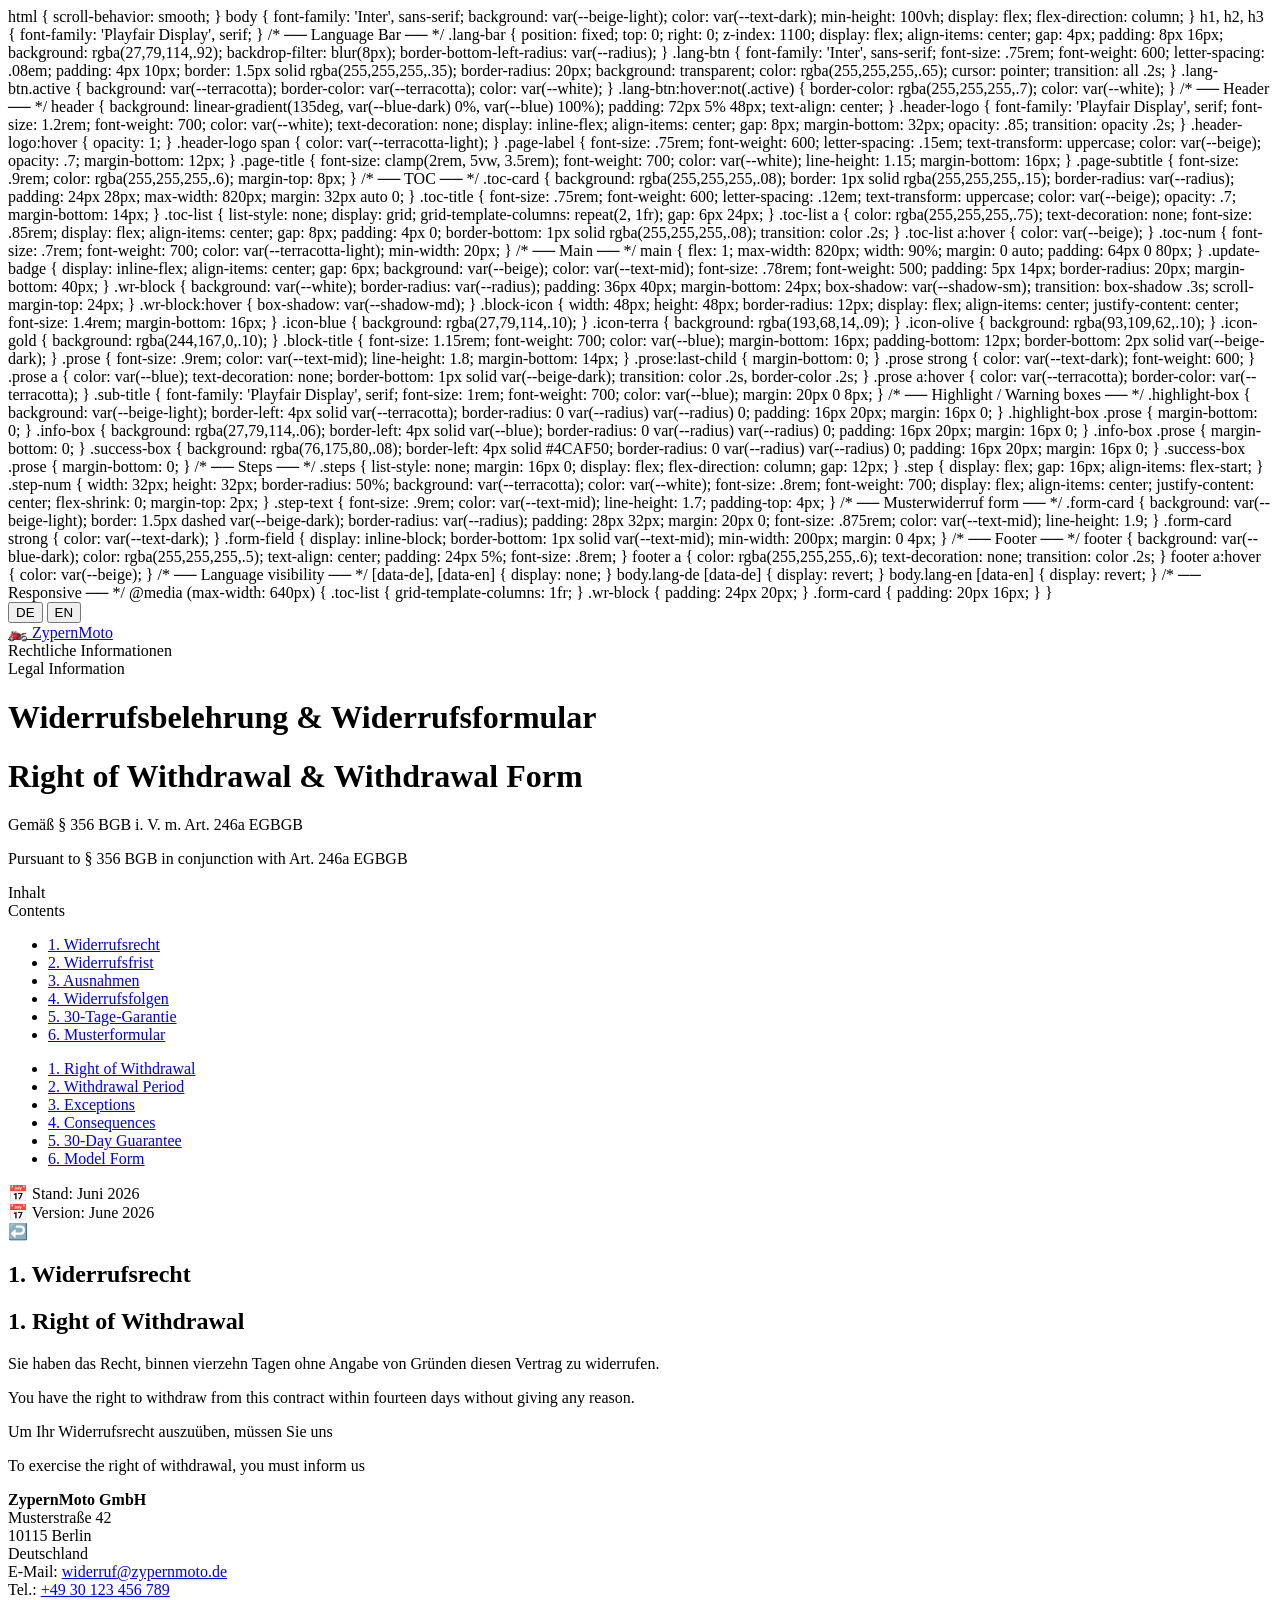
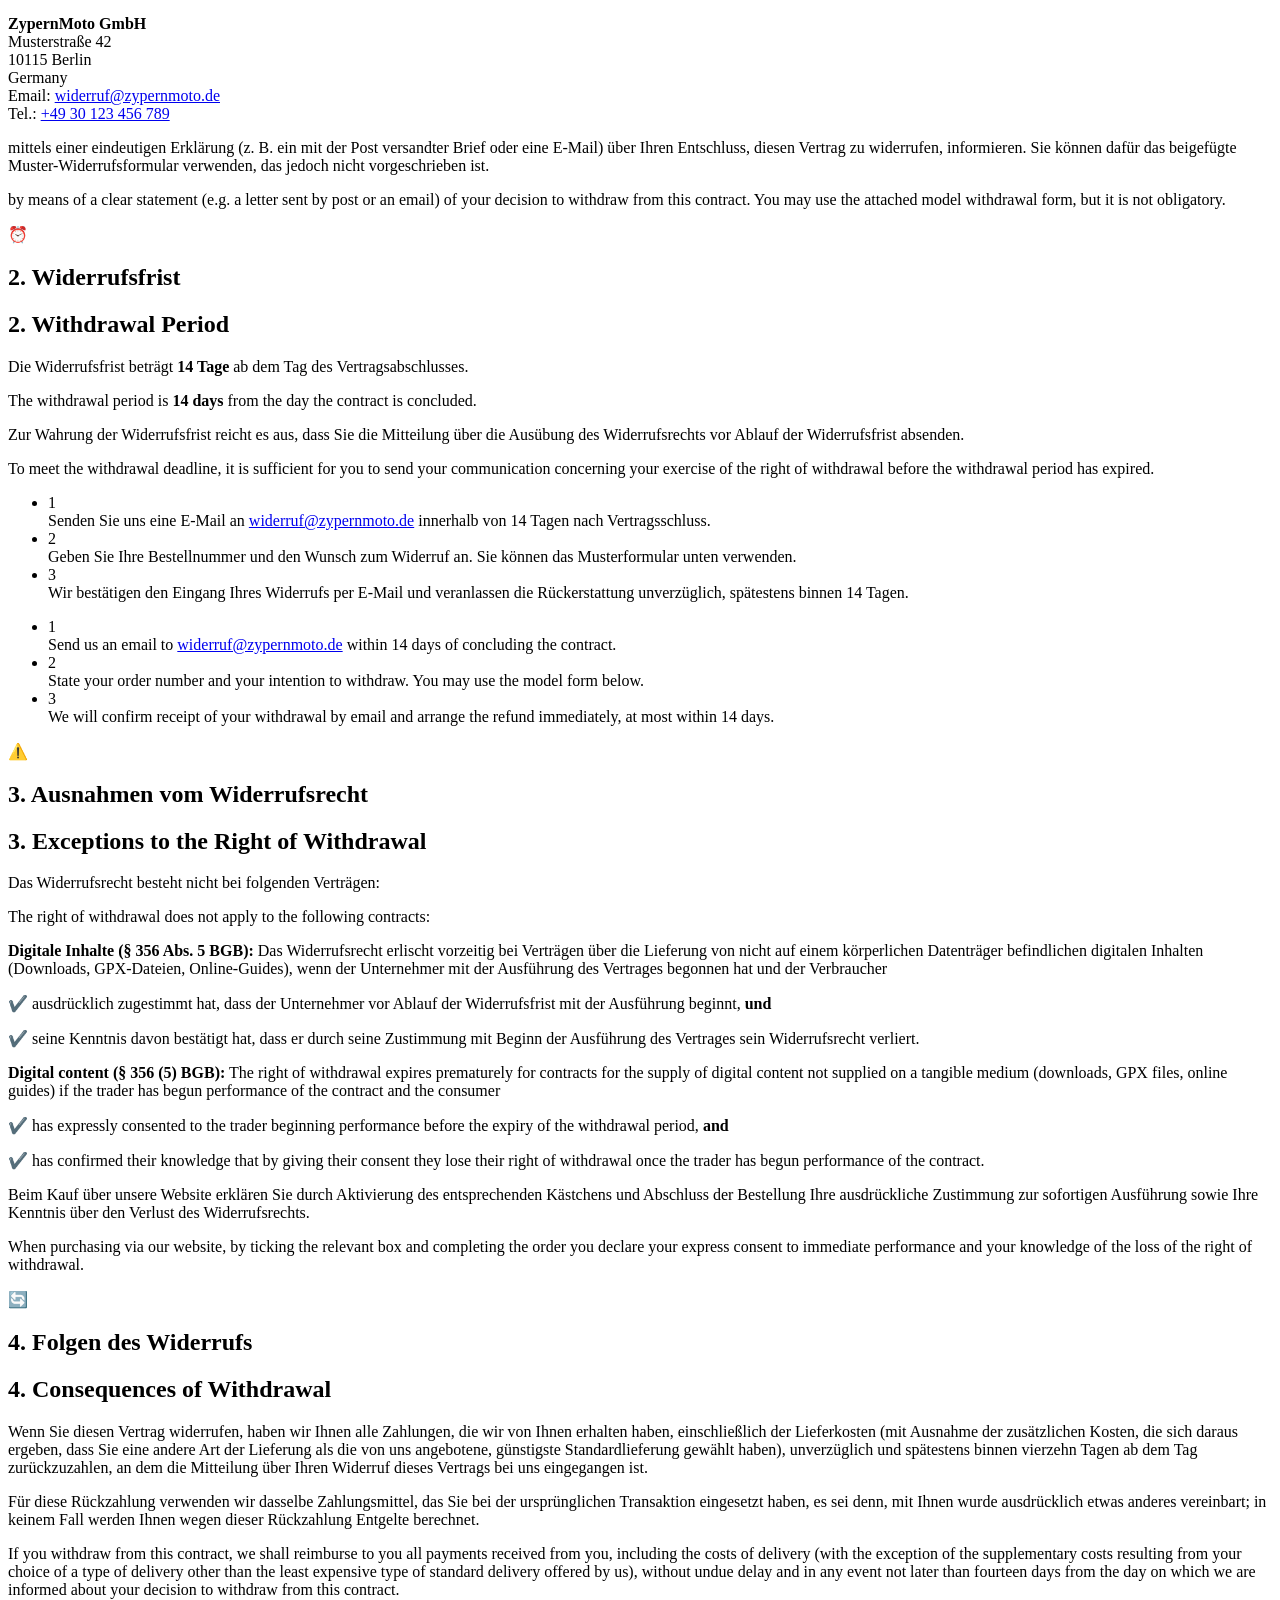
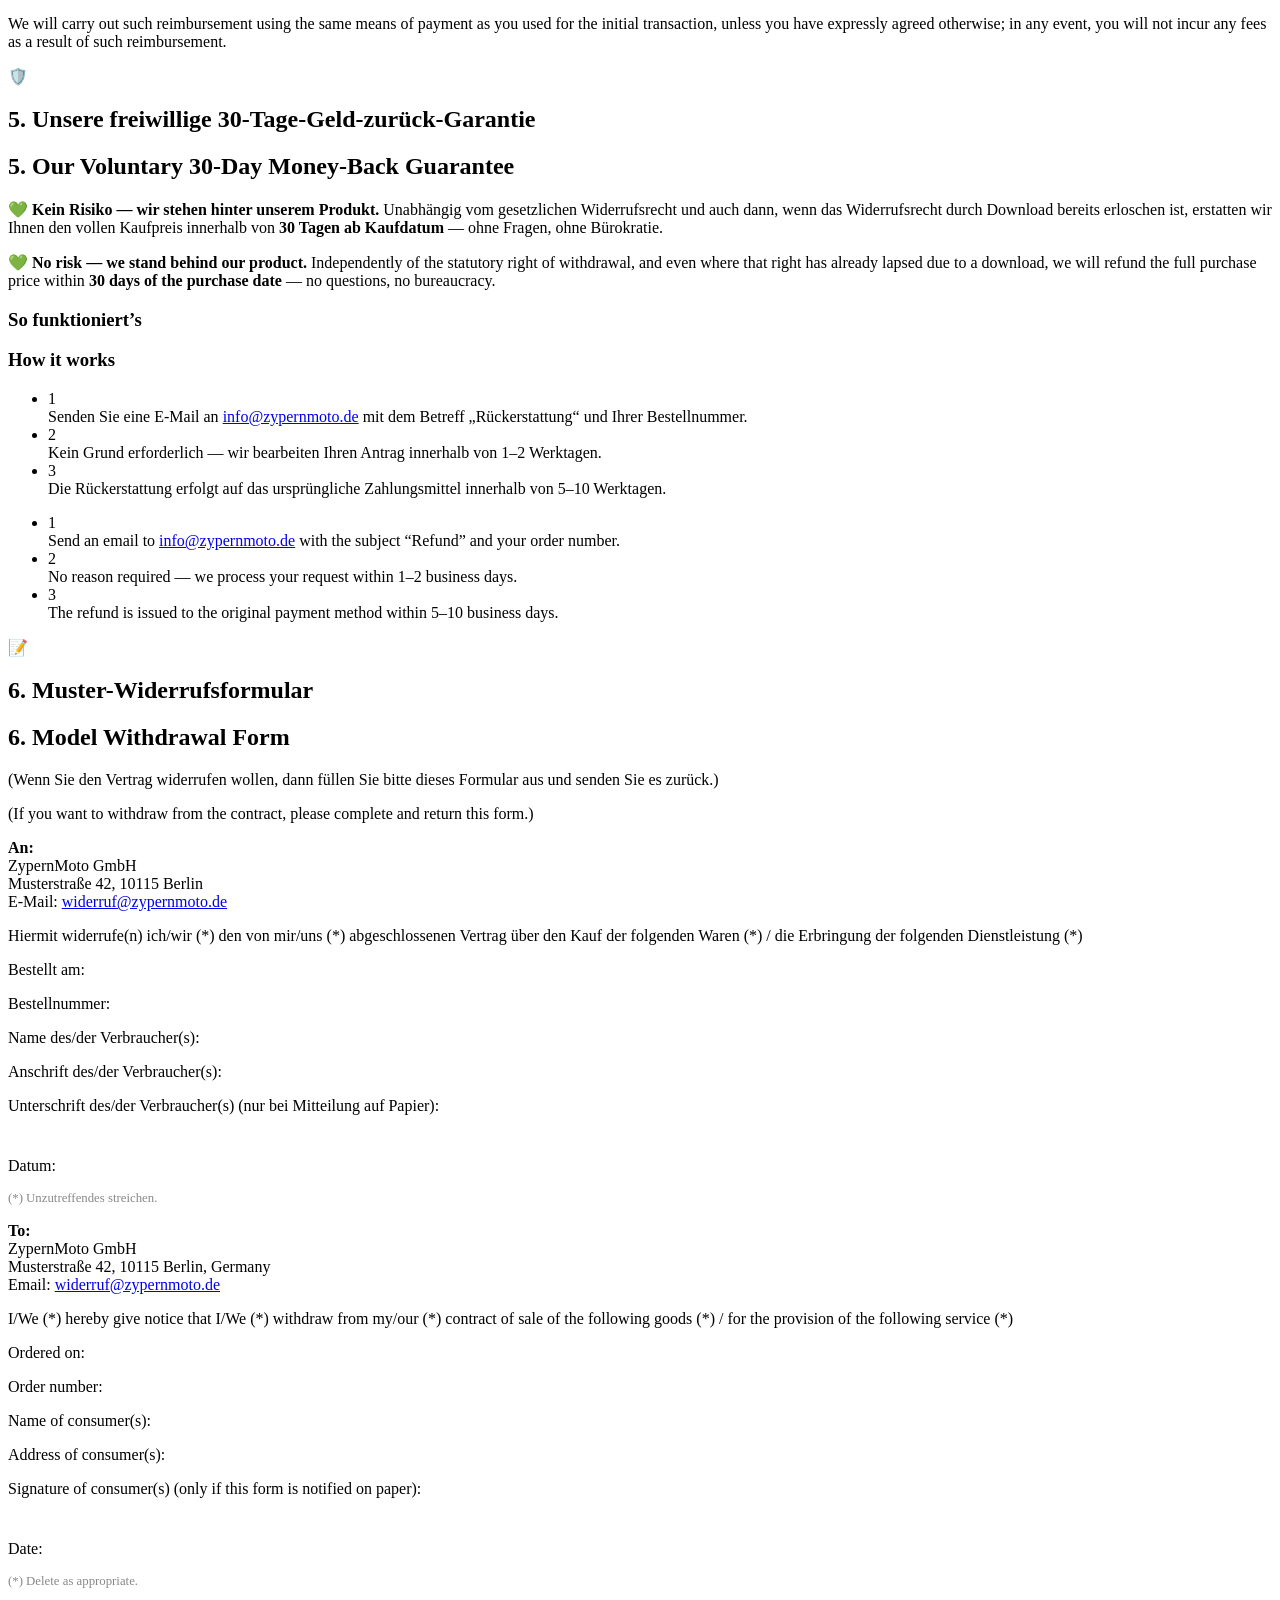
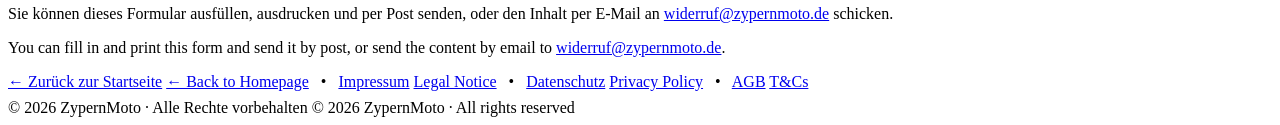
<file: widerruf.html>
<!DOCTYPE html>
<html lang="de">
<head>
  <meta charset="UTF-8" />
  <meta name="viewport" content="width=device-width, initial-scale=1.0" />
  <title>Widerrufsbelehrung | ZypernMoto</title>
  <link rel="preconnect" href="https://fonts.googleapis.com" />
  <link href="https://fonts.googleapis.com/css2?family=Playfair+Display:wght@400;700&family=Inter:wght@300;400;500;600&display=swap" rel="stylesheet" />
    html { scroll-behavior: smooth; }

    body {
      font-family: 'Inter', sans-serif;
      background: var(--beige-light);
      color: var(--text-dark);
      min-height: 100vh;
      display: flex;
      flex-direction: column;
    }

    h1, h2, h3 { font-family: 'Playfair Display', serif; }

    /* ── Language Bar ── */
    .lang-bar {
      position: fixed;
      top: 0; right: 0;
      z-index: 1100;
      display: flex;
      align-items: center;
      gap: 4px;
      padding: 8px 16px;
      background: rgba(27,79,114,.92);
      backdrop-filter: blur(8px);
      border-bottom-left-radius: var(--radius);
    }

    .lang-btn {
      font-family: 'Inter', sans-serif;
      font-size: .75rem;
      font-weight: 600;
      letter-spacing: .08em;
      padding: 4px 10px;
      border: 1.5px solid rgba(255,255,255,.35);
      border-radius: 20px;
      background: transparent;
      color: rgba(255,255,255,.65);
      cursor: pointer;
      transition: all .2s;
    }

    .lang-btn.active {
      background: var(--terracotta);
      border-color: var(--terracotta);
      color: var(--white);
    }

    .lang-btn:hover:not(.active) {
      border-color: rgba(255,255,255,.7);
      color: var(--white);
    }

    /* ── Header ── */
    header {
      background: linear-gradient(135deg, var(--blue-dark) 0%, var(--blue) 100%);
      padding: 72px 5% 48px;
      text-align: center;
    }

    .header-logo {
      font-family: 'Playfair Display', serif;
      font-size: 1.2rem;
      font-weight: 700;
      color: var(--white);
      text-decoration: none;
      display: inline-flex;
      align-items: center;
      gap: 8px;
      margin-bottom: 32px;
      opacity: .85;
      transition: opacity .2s;
    }

    .header-logo:hover { opacity: 1; }
    .header-logo span { color: var(--terracotta-light); }

    .page-label {
      font-size: .75rem;
      font-weight: 600;
      letter-spacing: .15em;
      text-transform: uppercase;
      color: var(--beige);
      opacity: .7;
      margin-bottom: 12px;
    }

    .page-title {
      font-size: clamp(2rem, 5vw, 3.5rem);
      font-weight: 700;
      color: var(--white);
      line-height: 1.15;
      margin-bottom: 16px;
    }

    .page-subtitle {
      font-size: .9rem;
      color: rgba(255,255,255,.6);
      margin-top: 8px;
    }

    /* ── TOC ── */
    .toc-card {
      background: rgba(255,255,255,.08);
      border: 1px solid rgba(255,255,255,.15);
      border-radius: var(--radius);
      padding: 24px 28px;
      max-width: 820px;
      margin: 32px auto 0;
    }

    .toc-title {
      font-size: .75rem;
      font-weight: 600;
      letter-spacing: .12em;
      text-transform: uppercase;
      color: var(--beige);
      opacity: .7;
      margin-bottom: 14px;
    }

    .toc-list {
      list-style: none;
      display: grid;
      grid-template-columns: repeat(2, 1fr);
      gap: 6px 24px;
    }

    .toc-list a {
      color: rgba(255,255,255,.75);
      text-decoration: none;
      font-size: .85rem;
      display: flex;
      align-items: center;
      gap: 8px;
      padding: 4px 0;
      border-bottom: 1px solid rgba(255,255,255,.08);
      transition: color .2s;
    }

    .toc-list a:hover { color: var(--beige); }

    .toc-num {
      font-size: .7rem;
      font-weight: 700;
      color: var(--terracotta-light);
      min-width: 20px;
    }

    /* ── Main ── */
    main {
      flex: 1;
      max-width: 820px;
      width: 90%;
      margin: 0 auto;
      padding: 64px 0 80px;
    }

    .update-badge {
      display: inline-flex;
      align-items: center;
      gap: 6px;
      background: var(--beige);
      color: var(--text-mid);
      font-size: .78rem;
      font-weight: 500;
      padding: 5px 14px;
      border-radius: 20px;
      margin-bottom: 40px;
    }

    .wr-block {
      background: var(--white);
      border-radius: var(--radius);
      padding: 36px 40px;
      margin-bottom: 24px;
      box-shadow: var(--shadow-sm);
      transition: box-shadow .3s;
      scroll-margin-top: 24px;
    }

    .wr-block:hover { box-shadow: var(--shadow-md); }

    .block-icon {
      width: 48px; height: 48px;
      border-radius: 12px;
      display: flex; align-items: center; justify-content: center;
      font-size: 1.4rem;
      margin-bottom: 16px;
    }

    .icon-blue  { background: rgba(27,79,114,.10); }
    .icon-terra { background: rgba(193,68,14,.09); }
    .icon-olive { background: rgba(93,109,62,.10); }
    .icon-gold  { background: rgba(244,167,0,.10); }

    .block-title {
      font-size: 1.15rem;
      font-weight: 700;
      color: var(--blue);
      margin-bottom: 16px;
      padding-bottom: 12px;
      border-bottom: 2px solid var(--beige-dark);
    }

    .prose {
      font-size: .9rem;
      color: var(--text-mid);
      line-height: 1.8;
      margin-bottom: 14px;
    }

    .prose:last-child { margin-bottom: 0; }
    .prose strong { color: var(--text-dark); font-weight: 600; }

    .prose a {
      color: var(--blue);
      text-decoration: none;
      border-bottom: 1px solid var(--beige-dark);
      transition: color .2s, border-color .2s;
    }

    .prose a:hover { color: var(--terracotta); border-color: var(--terracotta); }

    .sub-title {
      font-family: 'Playfair Display', serif;
      font-size: 1rem;
      font-weight: 700;
      color: var(--blue);
      margin: 20px 0 8px;
    }

    /* ── Highlight / Warning boxes ── */
    .highlight-box {
      background: var(--beige-light);
      border-left: 4px solid var(--terracotta);
      border-radius: 0 var(--radius) var(--radius) 0;
      padding: 16px 20px;
      margin: 16px 0;
    }

    .highlight-box .prose { margin-bottom: 0; }

    .info-box {
      background: rgba(27,79,114,.06);
      border-left: 4px solid var(--blue);
      border-radius: 0 var(--radius) var(--radius) 0;
      padding: 16px 20px;
      margin: 16px 0;
    }

    .info-box .prose { margin-bottom: 0; }

    .success-box {
      background: rgba(76,175,80,.08);
      border-left: 4px solid #4CAF50;
      border-radius: 0 var(--radius) var(--radius) 0;
      padding: 16px 20px;
      margin: 16px 0;
    }

    .success-box .prose { margin-bottom: 0; }

    /* ── Steps ── */
    .steps {
      list-style: none;
      margin: 16px 0;
      display: flex;
      flex-direction: column;
      gap: 12px;
    }

    .step {
      display: flex;
      gap: 16px;
      align-items: flex-start;
    }

    .step-num {
      width: 32px; height: 32px;
      border-radius: 50%;
      background: var(--terracotta);
      color: var(--white);
      font-size: .8rem;
      font-weight: 700;
      display: flex;
      align-items: center;
      justify-content: center;
      flex-shrink: 0;
      margin-top: 2px;
    }

    .step-text {
      font-size: .9rem;
      color: var(--text-mid);
      line-height: 1.7;
      padding-top: 4px;
    }

    /* ── Musterwiderruf form ── */
    .form-card {
      background: var(--beige-light);
      border: 1.5px dashed var(--beige-dark);
      border-radius: var(--radius);
      padding: 28px 32px;
      margin: 20px 0;
      font-size: .875rem;
      color: var(--text-mid);
      line-height: 1.9;
    }

    .form-card strong { color: var(--text-dark); }

    .form-field {
      display: inline-block;
      border-bottom: 1px solid var(--text-mid);
      min-width: 200px;
      margin: 0 4px;
    }

    /* ── Footer ── */
    footer {
      background: var(--blue-dark);
      color: rgba(255,255,255,.5);
      text-align: center;
      padding: 24px 5%;
      font-size: .8rem;
    }

    footer a {
      color: rgba(255,255,255,.6);
      text-decoration: none;
      transition: color .2s;
    }

    footer a:hover { color: var(--beige); }

    /* ── Language visibility ── */
    [data-de], [data-en] { display: none; }
    body.lang-de [data-de] { display: revert; }
    body.lang-en [data-en] { display: revert; }

    /* ── Responsive ── */
    @media (max-width: 640px) {
      .toc-list { grid-template-columns: 1fr; }
      .wr-block { padding: 24px 20px; }
      .form-card { padding: 20px 16px; }
    }
  </style>
</head>
<body class="lang-de">

  <!-- Language Bar -->
  <div class="lang-bar">
    <button class="lang-btn active" id="btn-de" onclick="setLang('de')">DE</button>
    <button class="lang-btn" id="btn-en" onclick="setLang('en')">EN</button>
  </div>

  <!-- Header -->
  <header>
    <a href="index.html" class="header-logo">&#x1F3CD;&#xFE0F; <span>Zypern</span>Moto</a>
    <div class="page-label" data-de>Rechtliche Informationen</div>
    <div class="page-label" data-en>Legal Information</div>
    <h1 class="page-title" data-de>Widerrufsbelehrung &amp; Widerrufsformular</h1>
    <h1 class="page-title" data-en>Right of Withdrawal &amp; Withdrawal Form</h1>
    <p class="page-subtitle" data-de>Gem&auml;&szlig; &sect; 356 BGB i. V. m. Art. 246a EGBGB</p>
    <p class="page-subtitle" data-en>Pursuant to &sect; 356 BGB in conjunction with Art. 246a EGBGB</p>

    <!-- TOC -->
    <div class="toc-card">
      <div class="toc-title" data-de>Inhalt</div>
      <div class="toc-title" data-en>Contents</div>
      <ul class="toc-list" data-de>
        <li><a href="#widerrufsrecht"><span class="toc-num">1.</span> Widerrufsrecht</a></li>
        <li><a href="#widerrufsfrist"><span class="toc-num">2.</span> Widerrufsfrist</a></li>
        <li><a href="#ausnahmen"><span class="toc-num">3.</span> Ausnahmen</a></li>
        <li><a href="#folgen"><span class="toc-num">4.</span> Widerrufsfolgen</a></li>
        <li><a href="#garantie"><span class="toc-num">5.</span> 30-Tage-Garantie</a></li>
        <li><a href="#formular"><span class="toc-num">6.</span> Musterformular</a></li>
      </ul>
      <ul class="toc-list" data-en>
        <li><a href="#widerrufsrecht"><span class="toc-num">1.</span> Right of Withdrawal</a></li>
        <li><a href="#widerrufsfrist"><span class="toc-num">2.</span> Withdrawal Period</a></li>
        <li><a href="#ausnahmen"><span class="toc-num">3.</span> Exceptions</a></li>
        <li><a href="#folgen"><span class="toc-num">4.</span> Consequences</a></li>
        <li><a href="#garantie"><span class="toc-num">5.</span> 30-Day Guarantee</a></li>
        <li><a href="#formular"><span class="toc-num">6.</span> Model Form</a></li>
      </ul>
    </div>
  </header>

  <!-- Main -->
  <main>

    <div class="update-badge" data-de>&#x1F4C5; Stand: Juni 2026</div>
    <div class="update-badge" data-en>&#x1F4C5; Version: June 2026</div>

    <!-- 1. Widerrufsrecht -->
    <div class="wr-block" id="widerrufsrecht">
      <div class="block-icon icon-terra">&#x21A9;&#xFE0F;</div>
      <h2 class="block-title" data-de>1. Widerrufsrecht</h2>
      <h2 class="block-title" data-en>1. Right of Withdrawal</h2>

      <p class="prose" data-de>Sie haben das Recht, binnen vierzehn Tagen ohne Angabe von Gr&uuml;nden diesen Vertrag zu widerrufen.</p>
      <p class="prose" data-en>You have the right to withdraw from this contract within fourteen days without giving any reason.</p>

      <p class="prose" data-de>Um Ihr Widerrufsrecht auszu&uuml;ben, m&uuml;ssen Sie uns</p>
      <p class="prose" data-en>To exercise the right of withdrawal, you must inform us</p>

      <div class="info-box" data-de>
        <p class="prose">
          <strong>ZypernMoto GmbH</strong><br>
          Musterstra&szlig;e 42<br>
          10115 Berlin<br>
          Deutschland<br>
          E-Mail: <a href="mailto:widerruf@zypernmoto.de">widerruf@zypernmoto.de</a><br>
          Tel.: <a href="tel:+4930123456789">+49 30 123 456 789</a>
        </p>
      </div>
      <div class="info-box" data-en>
        <p class="prose">
          <strong>ZypernMoto GmbH</strong><br>
          Musterstra&szlig;e 42<br>
          10115 Berlin<br>
          Germany<br>
          Email: <a href="mailto:widerruf@zypernmoto.de">widerruf@zypernmoto.de</a><br>
          Tel.: <a href="tel:+4930123456789">+49 30 123 456 789</a>
        </p>
      </div>

      <p class="prose" data-de>mittels einer eindeutigen Erkl&auml;rung (z. B. ein mit der Post versandter Brief oder eine E-Mail) &uuml;ber Ihren Entschluss, diesen Vertrag zu widerrufen, informieren. Sie k&ouml;nnen daf&uuml;r das beigef&uuml;gte Muster-Widerrufsformular verwenden, das jedoch nicht vorgeschrieben ist.</p>
      <p class="prose" data-en>by means of a clear statement (e.g. a letter sent by post or an email) of your decision to withdraw from this contract. You may use the attached model withdrawal form, but it is not obligatory.</p>
    </div>

    <!-- 2. Widerrufsfrist -->
    <div class="wr-block" id="widerrufsfrist">
      <div class="block-icon icon-blue">&#x23F0;</div>
      <h2 class="block-title" data-de>2. Widerrufsfrist</h2>
      <h2 class="block-title" data-en>2. Withdrawal Period</h2>

      <p class="prose" data-de>Die Widerrufsfrist betr&auml;gt <strong>14 Tage</strong> ab dem Tag des Vertragsabschlusses.</p>
      <p class="prose" data-en>The withdrawal period is <strong>14 days</strong> from the day the contract is concluded.</p>

      <p class="prose" data-de>Zur Wahrung der Widerrufsfrist reicht es aus, dass Sie die Mitteilung &uuml;ber die Aus&uuml;bung des Widerrufsrechts vor Ablauf der Widerrufsfrist absenden.</p>
      <p class="prose" data-en>To meet the withdrawal deadline, it is sufficient for you to send your communication concerning your exercise of the right of withdrawal before the withdrawal period has expired.</p>

      <ul class="steps" data-de>
        <li class="step">
          <div class="step-num">1</div>
          <div class="step-text">Senden Sie uns eine E-Mail an <a href="mailto:widerruf@zypernmoto.de">widerruf@zypernmoto.de</a> innerhalb von 14 Tagen nach Vertragsschluss.</div>
        </li>
        <li class="step">
          <div class="step-num">2</div>
          <div class="step-text">Geben Sie Ihre Bestellnummer und den Wunsch zum Widerruf an. Sie k&ouml;nnen das Musterformular unten verwenden.</div>
        </li>
        <li class="step">
          <div class="step-num">3</div>
          <div class="step-text">Wir best&auml;tigen den Eingang Ihres Widerrufs per E-Mail und veranlassen die R&uuml;ckerstattung unverz&uuml;glich, sp&auml;testens binnen 14 Tagen.</div>
        </li>
      </ul>
      <ul class="steps" data-en>
        <li class="step">
          <div class="step-num">1</div>
          <div class="step-text">Send us an email to <a href="mailto:widerruf@zypernmoto.de">widerruf@zypernmoto.de</a> within 14 days of concluding the contract.</div>
        </li>
        <li class="step">
          <div class="step-num">2</div>
          <div class="step-text">State your order number and your intention to withdraw. You may use the model form below.</div>
        </li>
        <li class="step">
          <div class="step-num">3</div>
          <div class="step-text">We will confirm receipt of your withdrawal by email and arrange the refund immediately, at most within 14 days.</div>
        </li>
      </ul>
    </div>

    <!-- 3. Ausnahmen -->
    <div class="wr-block" id="ausnahmen">
      <div class="block-icon icon-gold">&#x26A0;&#xFE0F;</div>
      <h2 class="block-title" data-de>3. Ausnahmen vom Widerrufsrecht</h2>
      <h2 class="block-title" data-en>3. Exceptions to the Right of Withdrawal</h2>

      <p class="prose" data-de>Das Widerrufsrecht besteht nicht bei folgenden Vertr&auml;gen:</p>
      <p class="prose" data-en>The right of withdrawal does not apply to the following contracts:</p>

      <div class="highlight-box" data-de>
        <p class="prose"><strong>Digitale Inhalte (&sect; 356 Abs. 5 BGB):</strong> Das Widerrufsrecht erlischt vorzeitig bei Vertr&auml;gen &uuml;ber die Lieferung von nicht auf einem k&ouml;rperlichen Datentr&auml;ger befindlichen digitalen Inhalten (Downloads, GPX-Dateien, Online-Guides), wenn der Unternehmer mit der Ausf&uuml;hrung des Vertrages begonnen hat und der Verbraucher</p>
        <p class="prose" style="margin-top:8px">&#x2714;&#xFE0F; ausdr&uuml;cklich zugestimmt hat, dass der Unternehmer vor Ablauf der Widerrufsfrist mit der Ausf&uuml;hrung beginnt, <strong>und</strong></p>
        <p class="prose" style="margin-top:4px">&#x2714;&#xFE0F; seine Kenntnis davon best&auml;tigt hat, dass er durch seine Zustimmung mit Beginn der Ausf&uuml;hrung des Vertrages sein Widerrufsrecht verliert.</p>
      </div>
      <div class="highlight-box" data-en>
        <p class="prose"><strong>Digital content (&sect; 356 (5) BGB):</strong> The right of withdrawal expires prematurely for contracts for the supply of digital content not supplied on a tangible medium (downloads, GPX files, online guides) if the trader has begun performance of the contract and the consumer</p>
        <p class="prose" style="margin-top:8px">&#x2714;&#xFE0F; has expressly consented to the trader beginning performance before the expiry of the withdrawal period, <strong>and</strong></p>
        <p class="prose" style="margin-top:4px">&#x2714;&#xFE0F; has confirmed their knowledge that by giving their consent they lose their right of withdrawal once the trader has begun performance of the contract.</p>
      </div>

      <p class="prose" data-de>Beim Kauf &uuml;ber unsere Website erkl&auml;ren Sie durch Aktivierung des entsprechenden K&auml;stchens und Abschluss der Bestellung Ihre ausdr&uuml;ckliche Zustimmung zur sofortigen Ausf&uuml;hrung sowie Ihre Kenntnis &uuml;ber den Verlust des Widerrufsrechts.</p>
      <p class="prose" data-en>When purchasing via our website, by ticking the relevant box and completing the order you declare your express consent to immediate performance and your knowledge of the loss of the right of withdrawal.</p>
    </div>

    <!-- 4. Widerrufsfolgen -->
    <div class="wr-block" id="folgen">
      <div class="block-icon icon-olive">&#x1F504;</div>
      <h2 class="block-title" data-de>4. Folgen des Widerrufs</h2>
      <h2 class="block-title" data-en>4. Consequences of Withdrawal</h2>

      <p class="prose" data-de>Wenn Sie diesen Vertrag widerrufen, haben wir Ihnen alle Zahlungen, die wir von Ihnen erhalten haben, einschlie&szlig;lich der Lieferkosten (mit Ausnahme der zus&auml;tzlichen Kosten, die sich daraus ergeben, dass Sie eine andere Art der Lieferung als die von uns angebotene, g&uuml;nstigste Standardlieferung gew&auml;hlt haben), unverz&uuml;glich und sp&auml;testens binnen vierzehn Tagen ab dem Tag zur&uuml;ckzuzahlen, an dem die Mitteilung &uuml;ber Ihren Widerruf dieses Vertrags bei uns eingegangen ist.</p>
      <p class="prose" data-de>F&uuml;r diese R&uuml;ckzahlung verwenden wir dasselbe Zahlungsmittel, das Sie bei der urspr&uuml;nglichen Transaktion eingesetzt haben, es sei denn, mit Ihnen wurde ausdr&uuml;cklich etwas anderes vereinbart; in keinem Fall werden Ihnen wegen dieser R&uuml;ckzahlung Entgelte berechnet.</p>
      <p class="prose" data-en>If you withdraw from this contract, we shall reimburse to you all payments received from you, including the costs of delivery (with the exception of the supplementary costs resulting from your choice of a type of delivery other than the least expensive type of standard delivery offered by us), without undue delay and in any event not later than fourteen days from the day on which we are informed about your decision to withdraw from this contract.</p>
      <p class="prose" data-en>We will carry out such reimbursement using the same means of payment as you used for the initial transaction, unless you have expressly agreed otherwise; in any event, you will not incur any fees as a result of such reimbursement.</p>
    </div>

    <!-- 5. 30-Tage-Garantie -->
    <div class="wr-block" id="garantie">
      <div class="block-icon icon-olive">&#x1F6E1;&#xFE0F;</div>
      <h2 class="block-title" data-de>5. Unsere freiwillige 30-Tage-Geld-zur&uuml;ck-Garantie</h2>
      <h2 class="block-title" data-en>5. Our Voluntary 30-Day Money-Back Guarantee</h2>

      <div class="success-box" data-de>
        <p class="prose"><strong>&#x1F49A; Kein Risiko &mdash; wir stehen hinter unserem Produkt.</strong> Unabh&auml;ngig vom gesetzlichen Widerrufsrecht und auch dann, wenn das Widerrufsrecht durch Download bereits erloschen ist, erstatten wir Ihnen den vollen Kaufpreis innerhalb von <strong>30 Tagen ab Kaufdatum</strong> &mdash; ohne Fragen, ohne B&uuml;rokratie.</p>
      </div>
      <div class="success-box" data-en>
        <p class="prose"><strong>&#x1F49A; No risk &mdash; we stand behind our product.</strong> Independently of the statutory right of withdrawal, and even where that right has already lapsed due to a download, we will refund the full purchase price within <strong>30 days of the purchase date</strong> &mdash; no questions, no bureaucracy.</p>
      </div>

      <h3 class="sub-title" data-de>So funktioniert&rsquo;s</h3>
      <h3 class="sub-title" data-en>How it works</h3>
      <ul class="steps" data-de>
        <li class="step">
          <div class="step-num">1</div>
          <div class="step-text">Senden Sie eine E-Mail an <a href="mailto:info@zypernmoto.de">info@zypernmoto.de</a> mit dem Betreff &bdquo;R&uuml;ckerstattung&ldquo; und Ihrer Bestellnummer.</div>
        </li>
        <li class="step">
          <div class="step-num">2</div>
          <div class="step-text">Kein Grund erforderlich &mdash; wir bearbeiten Ihren Antrag innerhalb von 1&ndash;2 Werktagen.</div>
        </li>
        <li class="step">
          <div class="step-num">3</div>
          <div class="step-text">Die R&uuml;ckerstattung erfolgt auf das urspr&uuml;ngliche Zahlungsmittel innerhalb von 5&ndash;10 Werktagen.</div>
        </li>
      </ul>
      <ul class="steps" data-en>
        <li class="step">
          <div class="step-num">1</div>
          <div class="step-text">Send an email to <a href="mailto:info@zypernmoto.de">info@zypernmoto.de</a> with the subject &ldquo;Refund&rdquo; and your order number.</div>
        </li>
        <li class="step">
          <div class="step-num">2</div>
          <div class="step-text">No reason required &mdash; we process your request within 1&ndash;2 business days.</div>
        </li>
        <li class="step">
          <div class="step-num">3</div>
          <div class="step-text">The refund is issued to the original payment method within 5&ndash;10 business days.</div>
        </li>
      </ul>
    </div>

    <!-- 6. Musterformular -->
    <div class="wr-block" id="formular">
      <div class="block-icon icon-blue">&#x1F4DD;</div>
      <h2 class="block-title" data-de>6. Muster-Widerrufsformular</h2>
      <h2 class="block-title" data-en>6. Model Withdrawal Form</h2>

      <p class="prose" data-de>(Wenn Sie den Vertrag widerrufen wollen, dann f&uuml;llen Sie bitte dieses Formular aus und senden Sie es zur&uuml;ck.)</p>
      <p class="prose" data-en>(If you want to withdraw from the contract, please complete and return this form.)</p>

      <div class="form-card" data-de>
        <p><strong>An:</strong><br>
        ZypernMoto GmbH<br>
        Musterstra&szlig;e 42, 10115 Berlin<br>
        E-Mail: <a href="mailto:widerruf@zypernmoto.de">widerruf@zypernmoto.de</a></p>

        <p style="margin-top:16px">Hiermit widerrufe(n) ich/wir (*) den von mir/uns (*) abgeschlossenen Vertrag &uuml;ber den Kauf der folgenden Waren (*) / die Erbringung der folgenden Dienstleistung (*)</p>

        <p style="margin-top:12px">Bestellt am: <span class="form-field">&nbsp;</span></p>
        <p style="margin-top:8px">Bestellnummer: <span class="form-field">&nbsp;</span></p>
        <p style="margin-top:8px">Name des/der Verbraucher(s): <span class="form-field">&nbsp;</span></p>
        <p style="margin-top:8px">Anschrift des/der Verbraucher(s): <span class="form-field">&nbsp;</span></p>
        <p style="margin-top:12px">Unterschrift des/der Verbraucher(s) (nur bei Mitteilung auf Papier):<br>
        <span class="form-field" style="min-width:260px; margin-top:8px; display:inline-block">&nbsp;</span></p>
        <p style="margin-top:12px">Datum: <span class="form-field">&nbsp;</span></p>
        <p style="margin-top:16px; font-size:.8rem; color:#888">(*) Unzutreffendes streichen.</p>
      </div>

      <div class="form-card" data-en>
        <p><strong>To:</strong><br>
        ZypernMoto GmbH<br>
        Musterstra&szlig;e 42, 10115 Berlin, Germany<br>
        Email: <a href="mailto:widerruf@zypernmoto.de">widerruf@zypernmoto.de</a></p>

        <p style="margin-top:16px">I/We (*) hereby give notice that I/We (*) withdraw from my/our (*) contract of sale of the following goods (*) / for the provision of the following service (*)</p>

        <p style="margin-top:12px">Ordered on: <span class="form-field">&nbsp;</span></p>
        <p style="margin-top:8px">Order number: <span class="form-field">&nbsp;</span></p>
        <p style="margin-top:8px">Name of consumer(s): <span class="form-field">&nbsp;</span></p>
        <p style="margin-top:8px">Address of consumer(s): <span class="form-field">&nbsp;</span></p>
        <p style="margin-top:12px">Signature of consumer(s) (only if this form is notified on paper):<br>
        <span class="form-field" style="min-width:260px; margin-top:8px; display:inline-block">&nbsp;</span></p>
        <p style="margin-top:12px">Date: <span class="form-field">&nbsp;</span></p>
        <p style="margin-top:16px; font-size:.8rem; color:#888">(*) Delete as appropriate.</p>
      </div>

      <p class="prose" data-de>Sie k&ouml;nnen dieses Formular ausf&uuml;llen, ausdrucken und per Post senden, oder den Inhalt per E-Mail an <a href="mailto:widerruf@zypernmoto.de">widerruf@zypernmoto.de</a> schicken.</p>
      <p class="prose" data-en>You can fill in and print this form and send it by post, or send the content by email to <a href="mailto:widerruf@zypernmoto.de">widerruf@zypernmoto.de</a>.</p>
    </div>

  </main>

  <!-- Footer -->
  <footer>
    <div style="margin-bottom:8px">
      <a href="index.html" data-de>&larr; Zur&uuml;ck zur Startseite</a>
      <a href="index.html" data-en>&larr; Back to Homepage</a>
      &nbsp;&nbsp;&bull;&nbsp;&nbsp;
      <a href="impressum.html" data-de>Impressum</a>
      <a href="impressum.html" data-en>Legal Notice</a>
      &nbsp;&nbsp;&bull;&nbsp;&nbsp;
      <a href="datenschutz.html" data-de>Datenschutz</a>
      <a href="datenschutz.html" data-en>Privacy Policy</a>
      &nbsp;&nbsp;&bull;&nbsp;&nbsp;
      <a href="agb.html" data-de>AGB</a>
      <a href="agb.html" data-en>T&amp;Cs</a>
    </div>
    <span data-de>&copy; 2026 ZypernMoto &middot; Alle Rechte vorbehalten</span>
    <span data-en>&copy; 2026 ZypernMoto &middot; All rights reserved</span>
  </footer>

  <script>
    function setLang(lang) {
      document.body.classList.remove('lang-de', 'lang-en');
      document.body.classList.add('lang-' + lang);
      document.getElementById('btn-de').classList.toggle('active', lang === 'de');
      document.getElementById('btn-en').classList.toggle('active', lang === 'en');
      document.documentElement.lang = lang;
    }
    setLang('de');
  </script>
</body>
</html>
</file>
<file: style.css>
/* ── Reset & Base ── */
*, *::before, *::after { box-sizing: border-box; margin: 0; padding: 0; }

:root {
  --terracotta: #C1440E;
  --terracotta-dark: #9E3509;
  --terracotta-light: #D96B3F;
  --beige: #F5E6C8;
  --beige-dark: #EDD5A3;
  --beige-light: #FAF3E4;
  --blue: #1B4F72;
  --blue-dark: #143D58;
  --blue-light: #2E6B95;
  --olive: #5D6D3E;
  --olive-light: #7A8F52;
  --white: #FFFFFF;
  --text-dark: #1A1A1A;
  --text-mid: #4A4A4A;
  --shadow-sm: 0 2px 8px rgba(0,0,0,.10);
  --shadow-md: 0 6px 24px rgba(0,0,0,.14);
  --shadow-lg: 0 16px 48px rgba(0,0,0,.18);
  --radius: 12px;
  --radius-lg: 20px;
  --radius-sm: 8px;
}

html { scroll-behavior: smooth; }

body {
  font-family: 'Inter', sans-serif;
  background: var(--beige-light);
  color: var(--text-dark);
  overflow-x: hidden;
}

h1, h2, h3 { font-family: 'Playfair Display', serif; }

/* ── Language Bar ── */
.lang-bar {
  position: fixed;
  top: 0; right: 0;
  z-index: 1100;
  display: flex;
  align-items: center;
  gap: 4px;
  padding: 10px 16px;
  background: transparent;
}

.lang-btn {
  font-family: 'Inter', sans-serif;
  font-size: .8rem;
  font-weight: 500;
  letter-spacing: .06em;
  padding: 6px 10px;
  min-width: 44px;
  min-height: 44px;
  display: flex;
  align-items: center;
  justify-content: center;
  border: none;
  border-radius: 0;
  background: none;
  color: rgba(255,255,255,.5);
  cursor: pointer;
  transition: color .2s;
}

.lang-btn.active {
  color: var(--white);
  font-weight: 700;
}

.lang-btn:hover:not(.active) {
  color: rgba(255,255,255,.85);
}

/* ── Navigation ── */
nav {
  position: fixed;
  top: 0; left: 0; right: 0;
  z-index: 1000;
  display: flex;
  align-items: center;
  justify-content: space-between;
  padding: 12px 5%;
  transition: background .3s, box-shadow .3s;
}

nav.scrolled {
  background: rgba(27,79,114,.96);
  backdrop-filter: blur(12px);
  box-shadow: var(--shadow-md);
}

.nav-logo {
  font-family: 'Playfair Display', serif;
  font-size: 1.3rem;
  font-weight: 700;
  color: var(--white);
  text-decoration: none;
  display: flex;
  align-items: center;
  gap: 8px;
}

.nav-logo span { color: var(--terracotta-light); }

.nav-links {
  display: none;
  gap: clamp(12px, 2vw, 32px);
  list-style: none;
  align-items: center;
  flex-wrap: nowrap;
}

.nav-links a {
  color: var(--white);
  text-decoration: none;
  font-size: .9rem;
  font-weight: 500;
  transition: color .2s;
}

.nav-links a:hover { color: var(--beige); }

.nav-cta {
  background: var(--terracotta) !important;
  color: var(--white) !important;
  padding: 10px 20px;
  border-radius: 25px;
  white-space: nowrap;
  line-height: 1;
}

.nav-cta:hover { background: var(--terracotta-dark) !important; }

/* ── Hamburger ── */
.hamburger {
  display: flex;
  flex-direction: column;
  gap: 5px;
  cursor: pointer;
  background: none;
  border: none;
  padding: 10px;
  min-width: 44px;
  min-height: 44px;
  justify-content: center;
  align-items: center;
}

.hamburger span {
  display: block;
  width: 24px;
  height: 2px;
  background: var(--white);
  border-radius: 2px;
  transition: all .3s;
}

/* ── Mobile Menu ── */
.mobile-menu {
  display: none;
  position: fixed;
  top: 0; left: 0; right: 0; bottom: 0;
  z-index: 999;
  background: var(--blue);
  flex-direction: column;
  align-items: center;
  justify-content: center;
  gap: 8px;
}

.mobile-menu.open { display: flex; }

.mobile-menu a {
  font-family: 'Playfair Display', serif;
  font-size: 1.8rem;
  color: var(--white);
  text-decoration: none;
  transition: color .2s;
  padding: 12px 24px;
  min-height: 60px;
  display: flex;
  align-items: center;
}

.mobile-menu a:hover { color: var(--beige); }

.mobile-close {
  position: absolute;
  top: 16px; right: 16px;
  background: none;
  border: none;
  color: var(--white);
  font-size: 2rem;
  cursor: pointer;
  line-height: 1;
  min-width: 44px;
  min-height: 44px;
  display: flex;
  align-items: center;
  justify-content: center;
}

/* ── Hero ── */
#hero {
  position: relative;
  min-height: 100svh;
  min-height: 100vh;
  display: flex;
  align-items: center;
  overflow: hidden;
}

.hero-bg {
  position: absolute;
  inset: 0;
  background:
    linear-gradient(160deg, rgba(27,79,114,.78) 0%, rgba(193,68,14,.42) 55%, rgba(27,79,114,.88) 100%),
    linear-gradient(180deg, #87CEEB 0%, #C8D8E8 35%, #D4A96A 65%, #8B6B3D 100%);
}

.hero-bg::after {
  content: '';
  position: absolute;
  inset: 0;
  background-image: url("data:image/svg+xml,%3Csvg xmlns='http://www.w3.org/2000/svg' width='1440' height='900'%3E%3C!-- Sea --%3E%3Crect x='0' y='540' width='1440' height='360' fill='%231A6B9A' opacity='.5'/%3E%3C!-- Mountains --%3E%3Cpolygon points='0,580 200,320 400,520 600,280 800,460 1000,300 1200,480 1440,340 1440,580' fill='%235D6D3E' opacity='.7'/%3E%3Cpolygon points='0,580 150,380 320,540 500,320 700,500 900,340 1100,500 1300,360 1440,440 1440,580' fill='%234A5C2E' opacity='.6'/%3E%3C!-- Road --%3E%3Cpath d='M0 820 Q360 680 720 720 Q1080 760 1440 820' stroke='%23C8B89A' stroke-width='36' fill='none' opacity='.5'/%3E%3Cpath d='M0 820 Q360 680 720 720 Q1080 760 1440 820' stroke='%23EDD5A3' stroke-width='3' fill='none' stroke-dasharray='28 18' opacity='.7'/%3E%3C!-- Sun --%3E%3Ccircle cx='1080' cy='140' r='70' fill='%23FFD060' opacity='.75'/%3E%3Ccircle cx='1080' cy='140' r='90' fill='%23FFD060' opacity='.18'/%3E%3C/svg%3E");
  background-size: cover;
  background-position: center;
  mix-blend-mode: multiply;
  opacity: .55;
}

.hero-content {
  position: relative;
  z-index: 2;
  width: 92%;
  max-width: 860px;
  margin: 0 auto;
  text-align: center;
  padding-top: 100px;
  padding-bottom: 180px;
}

.hero-badge {
  display: inline-block;
  background: rgba(193,68,14,.85);
  color: var(--white);
  font-size: .8rem;
  font-weight: 600;
  letter-spacing: .12em;
  text-transform: uppercase;
  padding: 8px 18px;
  border-radius: 20px;
  margin-bottom: 20px;
  border: 1px solid rgba(255,255,255,.25);
}

.hero-title {
  font-size: clamp(2.2rem, 9vw, 5rem);
  font-weight: 900;
  color: var(--white);
  line-height: 1.1;
  margin-bottom: 16px;
  text-shadow: 0 2px 20px rgba(0,0,0,.3);
}

.hero-title .accent { color: var(--beige); }

.hero-subtitle {
  font-size: clamp(1rem, 4vw, 1.25rem);
  color: rgba(255,255,255,.88);
  max-width: 600px;
  margin: 0 auto 32px;
  line-height: 1.7;
  font-weight: 300;
}

.hero-actions {
  display: flex;
  gap: 12px;
  justify-content: center;
  flex-wrap: wrap;
}

.btn-primary {
  background: var(--terracotta);
  color: var(--white);
  border: none;
  padding: 16px 32px;
  border-radius: 30px;
  font-family: 'Inter', sans-serif;
  font-size: 1rem;
  font-weight: 600;
  cursor: pointer;
  text-decoration: none;
  transition: background .2s, transform .2s, box-shadow .2s;
  box-shadow: 0 4px 16px rgba(193,68,14,.4);
  display: inline-block;
  min-height: 52px;
  display: inline-flex;
  align-items: center;
}

.btn-primary:hover {
  background: var(--terracotta-dark);
  transform: translateY(-2px);
  box-shadow: 0 8px 24px rgba(193,68,14,.5);
}

.btn-outline {
  background: transparent;
  color: var(--white);
  border: 2px solid rgba(255,255,255,.65);
  padding: 16px 32px;
  border-radius: 30px;
  font-family: 'Inter', sans-serif;
  font-size: 1rem;
  font-weight: 500;
  cursor: pointer;
  text-decoration: none;
  transition: all .2s;
  display: inline-flex;
  align-items: center;
  min-height: 52px;
}

.btn-outline:hover {
  background: rgba(255,255,255,.12);
  border-color: rgba(255,255,255,.9);
}

.hero-stats {
  position: absolute;
  bottom: 72px;
  left: 0; right: 0;
  display: flex;
  justify-content: center;
  flex-wrap: wrap;
  gap: 20px;
  z-index: 2;
  padding: 0 5%;
}

.stat { text-align: center; color: var(--white); }

.stat-num {
  font-family: 'Playfair Display', serif;
  font-size: 1.6rem;
  font-weight: 700;
  color: var(--beige);
  line-height: 1;
}

.stat-label {
  font-size: .7rem;
  letter-spacing: .08em;
  text-transform: uppercase;
  opacity: .75;
  margin-top: 4px;
}

.hero-scroll {
  position: absolute;
  bottom: 24px;
  left: 50%;
  transform: translateX(-50%);
  display: flex;
  flex-direction: column;
  align-items: center;
  gap: 6px;
  color: rgba(255,255,255,.6);
  font-size: .7rem;
  letter-spacing: .1em;
  text-transform: uppercase;
  animation: bounce 2.4s infinite;
  white-space: nowrap;
}

@keyframes bounce {
  0%, 100% { transform: translateX(-50%) translateY(0); }
  50% { transform: translateX(-50%) translateY(8px); }
}

/* ── Sections ── */
section { padding: 64px 5%; }

.section-label {
  font-size: .75rem;
  font-weight: 600;
  letter-spacing: .15em;
  text-transform: uppercase;
  color: var(--terracotta);
  margin-bottom: 12px;
}

.section-title {
  font-size: clamp(1.7rem, 6vw, 2.8rem);
  font-weight: 700;
  color: var(--blue);
  line-height: 1.2;
  margin-bottom: 16px;
}

.section-desc {
  font-size: 1rem;
  color: var(--text-mid);
  max-width: 560px;
  line-height: 1.75;
}

.section-header {
  display: flex;
  flex-direction: column;
  align-items: flex-start;
  gap: 16px;
  max-width: 1100px;
  margin: 0 auto 40px;
}

/* ── Features ── */
#features { background: var(--white); }

.features-grid {
  display: grid;
  grid-template-columns: 1fr;
  gap: 20px;
  max-width: 1100px;
  margin: 0 auto;
}

.feature-item {
  text-align: center;
  padding: 28px 20px;
  border-radius: var(--radius);
  background: var(--beige-light);
  transition: transform .3s;
}

.feature-item:hover { transform: translateY(-4px); }

.feature-icon {
  width: 64px; height: 64px;
  border-radius: 16px;
  display: flex; align-items: center; justify-content: center;
  font-size: 1.8rem;
  margin: 0 auto 16px;
}

.fi-1 { background: rgba(27,79,114,.12); }
.fi-2 { background: rgba(193,68,14,.10); }
.fi-3 { background: rgba(93,109,62,.12); }
.fi-4 { background: rgba(244,167,0,.12); }

.feature-title {
  font-size: 1.05rem;
  font-weight: 700;
  color: var(--blue);
  margin-bottom: 8px;
}

.feature-desc { font-size: .9rem; color: var(--text-mid); line-height: 1.65; }

/* ── Routes ── */
#routes { background: var(--beige-light); }

.routes-grid {
  display: grid;
  grid-template-columns: 1fr;
  gap: 24px;
  max-width: 1100px;
  margin: 0 auto;
}

.route-card {
  background: var(--white);
  border-radius: var(--radius-lg);
  overflow: hidden;
  box-shadow: var(--shadow-sm);
  transition: transform .3s, box-shadow .3s;
  display: flex;
  flex-direction: column;
}

.route-card:hover { transform: translateY(-6px); box-shadow: var(--shadow-lg); }

.route-img {
  height: 200px;
  position: relative;
  overflow: hidden;
}

.route-img-bg {
  position: absolute;
  inset: 0;
  transition: transform .5s;
}

.route-card:hover .route-img-bg { transform: scale(1.06); }
.route-img-bg.coastal { background: linear-gradient(135deg, #1B4F72 0%, #2E6B95 40%, #87CEEB 100%); }
.route-img-bg.mountain { background: linear-gradient(135deg, #3D5A28 0%, #5D6D3E 50%, #87A048 100%); }
.route-img-bg.heritage { background: linear-gradient(135deg, #8B4513 0%, #C1440E 50%, #D96B3F 100%); }

.route-img-wave {
  position: absolute;
  bottom: 0; left: 0; right: 0;
}

.route-difficulty {
  position: absolute;
  top: 14px; right: 14px;
  padding: 6px 14px;
  border-radius: 20px;
  font-size: .75rem;
  font-weight: 600;
  letter-spacing: .08em;
  text-transform: uppercase;
  backdrop-filter: blur(6px);
}

.diff-easy { background: rgba(93,109,62,.85); color: #fff; }
.diff-medium { background: rgba(193,68,14,.85); color: #fff; }
.diff-hard { background: rgba(27,79,114,.85); color: #fff; }

.route-body { padding: 20px; flex: 1; display: flex; flex-direction: column; }

.route-icon {
  width: 48px; height: 48px;
  border-radius: 10px;
  display: flex; align-items: center; justify-content: center;
  margin-bottom: 14px;
  font-size: 1.4rem;
}

.route-icon.coastal { background: rgba(27,79,114,.1); }
.route-icon.mountain { background: rgba(93,109,62,.12); }
.route-icon.heritage { background: rgba(193,68,14,.10); }

.route-name { font-size: 1.3rem; font-weight: 700; color: var(--blue); margin-bottom: 8px; }

.route-desc { font-size: .9rem; color: var(--text-mid); line-height: 1.65; margin-bottom: 20px; flex: 1; }

.route-meta {
  display: flex;
  gap: 12px;
  border-top: 1px solid var(--beige-dark);
  padding-top: 14px;
  margin-top: auto;
  flex-wrap: wrap;
}

.meta-item { display: flex; align-items: center; gap: 6px; font-size: .85rem; color: var(--text-mid); }

.route-tags { margin-bottom: 14px; }

.route-tag {
  display: inline-block;
  background: var(--beige);
  color: var(--blue);
  font-size: .75rem;
  font-weight: 600;
  padding: 4px 12px;
  border-radius: 12px;
  margin: 4px 4px 0 0;
}

/* ── Pricing ── */
#pricing {
  background: linear-gradient(145deg, var(--blue-dark) 0%, var(--blue) 55%, var(--blue-light) 100%);
}

#pricing .section-title { color: var(--white); }
#pricing .section-label { color: var(--beige); }
#pricing .section-desc { color: rgba(255,255,255,.75); }

.pricing-grid {
  display: grid;
  grid-template-columns: 1fr;
  gap: 24px;
  max-width: 1000px;
  margin: 0 auto;
  align-items: start;
}

.pricing-card {
  background: rgba(255,255,255,.08);
  border: 1px solid rgba(255,255,255,.15);
  border-radius: var(--radius-lg);
  padding: 32px 24px;
  text-align: center;
  transition: transform .3s, background .3s;
  position: relative;
}

.pricing-card:hover { transform: translateY(-4px); background: rgba(255,255,255,.12); }

.pricing-card.featured {
  background: var(--white);
  border-color: transparent;
  box-shadow: var(--shadow-lg);
}

.pricing-card.featured:hover { transform: translateY(-4px); }

.featured-badge {
  position: absolute;
  top: -14px;
  left: 50%;
  transform: translateX(-50%);
  background: var(--terracotta);
  color: var(--white);
  font-size: .75rem;
  font-weight: 700;
  letter-spacing: .1em;
  text-transform: uppercase;
  padding: 6px 16px;
  border-radius: 20px;
  white-space: nowrap;
}

.pricing-name {
  font-family: 'Playfair Display', serif;
  font-size: 1.2rem;
  font-weight: 700;
  margin-bottom: 8px;
}

.pricing-card:not(.featured) .pricing-name { color: var(--beige); }
.pricing-card.featured .pricing-name { color: var(--blue); }

.pricing-price { margin: 20px 0 8px; }

.price-amount {
  font-family: 'Playfair Display', serif;
  font-size: 3rem;
  font-weight: 900;
  line-height: 1;
}

.pricing-card:not(.featured) .price-amount { color: var(--white); }
.pricing-card.featured .price-amount { color: var(--terracotta); }

.price-currency { font-size: 1.2rem; vertical-align: super; font-weight: 600; }

.price-period { font-size: .85rem; opacity: .65; margin-top: 4px; }
.pricing-card:not(.featured) .price-period { color: var(--beige); }
.pricing-card.featured .price-period { color: var(--text-mid); }

.pricing-features {
  list-style: none;
  margin: 24px 0 28px;
  text-align: left;
}

.pricing-features li {
  display: flex;
  align-items: flex-start;
  gap: 10px;
  font-size: .9rem;
  padding: 8px 0;
  border-bottom: 1px solid rgba(255,255,255,.08);
}

.pricing-card.featured .pricing-features li { border-bottom-color: var(--beige-dark); color: var(--text-mid); }
.pricing-card:not(.featured) .pricing-features li { color: rgba(255,255,255,.8); }

.check-icon { color: #4CAF50; flex-shrink: 0; margin-top: 2px; }

.btn-pricing {
  width: 100%;
  padding: 15px;
  border-radius: 28px;
  border: none;
  font-family: 'Inter', sans-serif;
  font-size: 1rem;
  font-weight: 600;
  cursor: pointer;
  transition: all .2s;
  min-height: 52px;
}

.pricing-card:not(.featured) .btn-pricing {
  background: rgba(255,255,255,.15);
  color: var(--white);
  border: 1.5px solid rgba(255,255,255,.3);
}

.pricing-card:not(.featured) .btn-pricing:hover { background: rgba(255,255,255,.25); }

.pricing-card.featured .btn-pricing {
  background: var(--terracotta);
  color: var(--white);
  box-shadow: 0 4px 16px rgba(193,68,14,.4);
}

.pricing-card.featured .btn-pricing:hover { background: var(--terracotta-dark); }

.pricing-guarantee {
  text-align: center;
  margin-top: 40px;
  color: rgba(255,255,255,.6);
  font-size: .9rem;
  display: flex;
  align-items: center;
  justify-content: center;
  gap: 8px;
  flex-wrap: wrap;
}

/* ── Testimonials ── */
#testimonials { background: var(--beige); }

.testimonials-grid {
  display: grid;
  grid-template-columns: 1fr;
  gap: 20px;
  max-width: 1100px;
  margin: 0 auto;
}

.testimonial-card {
  background: var(--white);
  border-radius: var(--radius-lg);
  padding: 24px;
  box-shadow: var(--shadow-sm);
  transition: transform .3s, box-shadow .3s;
  display: flex;
  flex-direction: column;
}

.testimonial-card:hover { transform: translateY(-4px); box-shadow: var(--shadow-md); }

.stars { color: #F4A700; font-size: 1.1rem; letter-spacing: 2px; margin-bottom: 14px; }

.testimonial-text {
  font-size: .95rem;
  line-height: 1.75;
  color: var(--text-mid);
  flex: 1;
  font-style: italic;
  margin-bottom: 20px;
}

.testimonial-author {
  display: flex;
  align-items: center;
  gap: 12px;
  border-top: 1px solid var(--beige-dark);
  padding-top: 16px;
}

.author-avatar {
  width: 48px; height: 48px;
  border-radius: 50%;
  display: flex; align-items: center; justify-content: center;
  font-size: 1.2rem;
  flex-shrink: 0;
}

.av-1 { background: linear-gradient(135deg, #1B4F72, #2E6B95); }
.av-2 { background: linear-gradient(135deg, #5D6D3E, #7A8F52); }
.av-3 { background: linear-gradient(135deg, #C1440E, #D96B3F); }

.author-name { font-weight: 600; font-size: .95rem; color: var(--blue); }
.author-location { font-size: .82rem; color: var(--text-mid); margin-top: 2px; }

/* ── Footer ── */
footer {
  background: var(--blue-dark);
  color: rgba(255,255,255,.75);
  padding: 48px 5% 28px;
}

.footer-grid {
  display: grid;
  grid-template-columns: 1fr;
  gap: 32px;
  max-width: 1100px;
  margin: 0 auto 40px;
}

.footer-brand {
  font-family: 'Playfair Display', serif;
  font-size: 1.2rem;
  font-weight: 700;
  color: var(--white);
  margin-bottom: 12px;
}

.footer-brand span { color: var(--terracotta-light); }

.footer-about { font-size: .9rem; line-height: 1.7; margin-bottom: 16px; }

.footer-heading {
  font-family: 'Playfair Display', serif;
  font-size: 1rem;
  color: var(--white);
  font-weight: 700;
  margin-bottom: 14px;
}

.footer-links { list-style: none; display: flex; flex-direction: column; gap: 12px; }

.footer-links a {
  color: rgba(255,255,255,.65);
  text-decoration: none;
  font-size: .9rem;
  transition: color .2s;
  display: inline-block;
  padding: 4px 0;
  min-height: 44px;
  display: flex;
  align-items: center;
}

.footer-links a:hover { color: var(--beige); }

.footer-bottom {
  border-top: 1px solid rgba(255,255,255,.1);
  padding-top: 20px;
  text-align: center;
  font-size: .8rem;
  color: rgba(255,255,255,.4);
  max-width: 1100px;
  margin: 0 auto;
}

/* ── Scroll Reveal ── */
.reveal {
  opacity: 0;
  transform: translateY(32px);
  transition: opacity .65s ease, transform .65s ease;
}

.reveal.visible { opacity: 1; transform: translateY(0); }

/* ── Language switching ── */
[data-de], [data-en] { display: none; }
body.lang-de [data-de] { display: revert; }
body.lang-en [data-en] { display: revert; }

/* ════════════════════════════════════════
   TABLET  ≥ 768px
   ════════════════════════════════════════ */
@media (min-width: 768px) {
  section { padding: 80px 5%; }

  .section-header {
    flex-direction: row;
    justify-content: space-between;
    align-items: flex-end;
    gap: 24px;
    margin-bottom: 48px;
  }

  .nav-links { display: flex; }
  .hamburger { display: none; }

  .hero-content { padding-bottom: 200px; }

  .hero-stats {
    gap: 32px;
    bottom: 80px;
  }

  .stat-num { font-size: 2rem; }

  .features-grid { grid-template-columns: repeat(2, 1fr); gap: 24px; }

  .routes-grid { grid-template-columns: 1fr; max-width: 600px; }

  .pricing-grid { max-width: 560px; }

  .testimonials-grid { grid-template-columns: 1fr; max-width: 600px; }

  .footer-grid { grid-template-columns: 2fr 1fr 1fr; gap: 40px; }
}

/* ════════════════════════════════════════
   DESKTOP  ≥ 1024px
   ════════════════════════════════════════ */
@media (min-width: 1024px) {
  section { padding: 96px 5%; }

  .section-header { margin-bottom: 56px; }

  .hero-content { padding-bottom: 220px; }

  .hero-stats { gap: 48px; bottom: 88px; }

  .stat-num { font-size: 2rem; }

  .features-grid { grid-template-columns: repeat(4, 1fr); gap: 28px; }

  .routes-grid { grid-template-columns: repeat(3, 1fr); max-width: 1100px; }

  .pricing-grid {
    grid-template-columns: repeat(3, 1fr);
    max-width: 1000px;
    align-items: start;
  }

  .pricing-card.featured {
    transform: scale(1.04);
  }

  .pricing-card.featured:hover { transform: scale(1.04) translateY(-4px); }

  .testimonials-grid { grid-template-columns: repeat(3, 1fr); max-width: 1100px; }

  .footer-grid { gap: 48px; }
}
</file>
